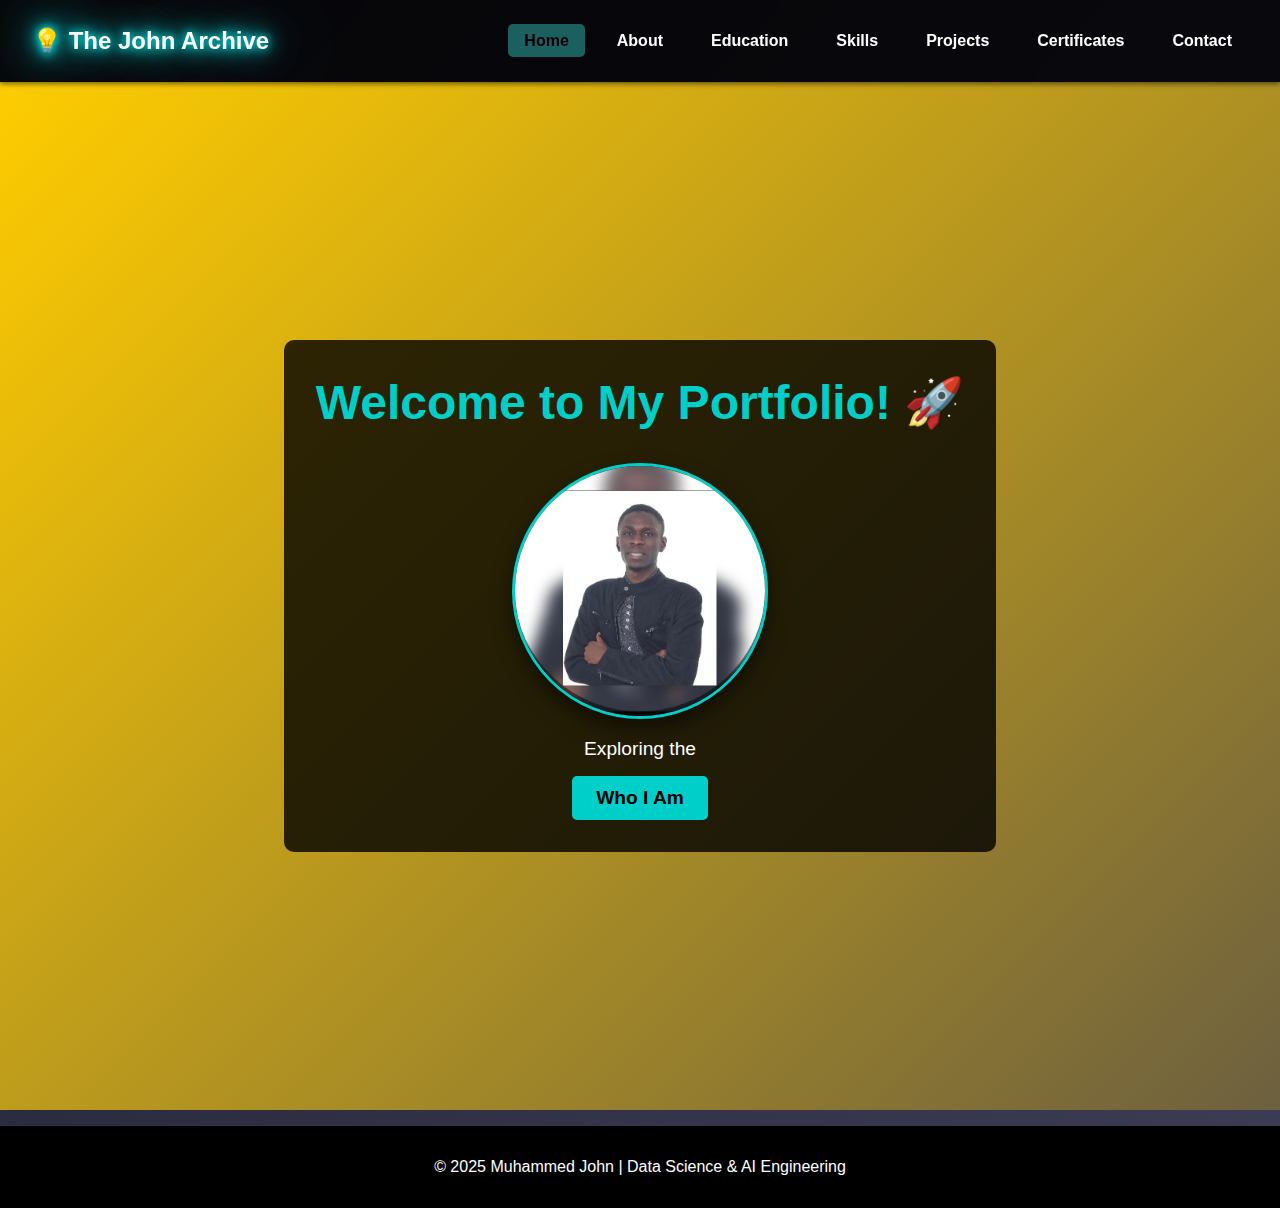
<file: index.html>
<!DOCTYPE html>
<html lang="en">
<head>
    <meta charset="UTF-8">
    <meta name="viewport" content="width=device-width, initial-scale=1.0">
    <title>Portfolio - Muhammed John</title>
    <style>
        /* General Styling */
        body {
            font-family: "Arial", sans-serif;
            margin: 0;
            padding: 0;
            background: linear-gradient(135deg, #1e1e2f, #3c3c54);
            color: #fff;
        }

        /* Navbar */
        header {
            position: sticky;
            top: 0;
            background: rgba(0, 0, 0, 0.8);
            backdrop-filter: blur(10px);
            padding: 1rem 0;
            z-index: 1000;
            box-shadow: 0 2px 5px rgba(0, 0, 0, 0.5);
        }

        .navbar {
            display: flex;
            justify-content: space-between;
            align-items: center;
            padding: 0 2rem;
        }

        .logo {
            font-size: 1.5rem;
            font-weight: bold;
            color: white;
            text-shadow: 0px 0px 10px cyan,
                         0px 0px 20px cyan,
                         0px 0px 40px cyan,
                         0px 0px 80px cyan;
        }

        .nav-links {
            list-style: none;
            display: flex;
            gap: 1rem;
        }

        .nav-links a {
            color: #fff;
            text-decoration: none;
            font-weight: bold;
            padding: 0.5rem 1rem;
            transition: background 0.3s, color 0.3s;
            border-radius: 5px;
        }

        .nav-links a:hover {
            background: #00cec9;
            color: #000;
        }

        .nav-links a.active {
            background: #1b5f5f;
            color: #000;
        }

        /* Sidebar Styles */
        .sidebar {
            position: fixed;
            top: 0;
            left: -200px; /* Start off-screen */
            width: 200px; /* Reduced width */
            height: 100%;
            background: rgba(0, 0, 0, 0.9);
            transition: left 0.3s ease;
            z-index: 1001;
            padding: 2rem 1rem;
            display: none; /* Initially hidden */
        }

        .sidebar.active {
            left: 0;
            display: block; /* Show when active */
        }

        .sidebar a {
            display: block;
            color: #fff;
            text-decoration: none;
            padding: 1rem 0;
            font-weight: bold;
            border-bottom: 1px solid #444;
            transition: background 0.3s;
        }

        .sidebar a:hover {
            background: #00cec9;
            color: #000;
        }

        .hamburger {
            display: none;
            cursor: pointer;
            font-size: 2rem;
            color: #fff;
            z-index: 1002;
        }

        /* Hero Section */
        .hero {
            display: flex;
            justify-content: center;
            align-items: center;
            text-align: center;
            padding: 4rem 2rem;
            background: linear-gradient(-45deg, #1e1e2f, #00cec9, #3c3c54, #ffcc00);
            background-size: 400% 400%;
            animation: gradient-move 15s ease infinite;
            height: 100vh;
        }

        .hero-content {
            background: rgba(0, 0, 0, 0.8);
            padding: 2rem;
            border-radius: 10px;
            animation: fadeIn 2s ease;
            display: flex;
            flex-direction: column;
            align-items: center;
            justify-content: center;
        }

        .profile-pic {
            width: 250px;
            height: 250px;
            border-radius: 50%;
            margin-top: 1rem; 
            border: 3px solid #00cec9;
            box-shadow: 0 10px 20px rgba(0, 0, 0, 0.5);
        }

        h1 {
            font-size: 3rem;
            margin-top: 2px;
            margin-bottom: 1rem;
            color: #00cec9;
        }

        .typewriter {
            font-size: 1.2rem;
            margin-bottom: 1rem;
            color: #fff;
        }

        .cta {
            background: #00cec9;
            color: #000;
            padding: 0.7rem 1.5rem;
            border-radius: 5px;
            text-decoration: none;
            font-weight: bold;
            font-size: 1.2rem;
            transition: background 0.3s, transform 0.3s;
        }

        .cta:hover {
            background: #00b894;
            transform: translateY(-3px);
            box-shadow: 0 4px 10px rgba(0, 0, 0, 0.2);
        }

        /* Footer */
        footer {
            background: #000;
            color: #fff;
            text-align: center;
            padding: 1rem 0;
            margin-top: 1rem;
        }

        /* Animations */
        @keyframes fadeIn {
            from {
                opacity: 0;
                transform: translateY(20px);
            }
            to {
                opacity: 1;
                transform: translateY(0);
            }
        }

        @keyframes gradient-move {
            0% { background-position: 0% 50%; }
            50% { background-position: 100% 50%; }
            100% { background-position: 0% 50%; }
        }

        /* Media Queries for Responsiveness */

        /* For small devices (mobile phones and tablets) */
        @media only screen and (max-width: 1024px) {
            .navbar {
                display: flex;
                justify-content: space-between;
                align-items: center;
            }

            .nav-links {
                display: none;
            }

            .hamburger {
                display: block;
            }

            .logo {
                font-size: 1rem; /* Reduced font size */
            }

            .hero {
                padding: 3rem 1rem;
                height: auto;
                flex-direction: column;
            }

            .profile-pic {
                width: 150px; /* Smaller image */
                height: 150px;
            }

            h1 {
                font-size: 2rem; /* Reduced heading size */
            }

            .cta {
                font-size: 0.9rem; /* Reduced button text size */
                padding: 0.4rem 0.8rem; /* Adjusted padding */
            }

            .typewriter {
                font-size: 1rem; /* Reduced typewriter effect text size */
            }

            .sidebar a {
                width: 100%;
                padding: 0.8rem 1.5rem; /* Adjusted padding */
                text-align: left;
                font-size: 0.9rem; /* Reduced sidebar link size */
            }

            .sidebar a.active {
                background: #1b5f5f;
                color: black;
            }

            footer {
                font-size: 0.9rem; /* Reduced footer font size */
            }
        }

        /* For very small devices (mobile phones) */
        @media only screen and (max-width: 640px) {
            .hero {
                padding: 2rem 1rem; /* Further reduced padding */
            }

            .profile-pic {
                width: 120px; /* Smaller image */
                height: 120px;
            }

            h1 {
                font-size: 1.8rem; /* Smaller heading */
            }

            .cta {
                font-size: 0.8rem; /* Smaller button text */
                padding: 0.3rem 0.7rem; /* Adjusted padding */
            }

            .typewriter {
                font-size: 0.9rem; /* Smaller typewriter text */
            }

            .logo {
                font-size: 0.9rem; /* Further reduced logo font size */
            }

            .sidebar a {
                font-size: 0.8rem; /* Smaller sidebar links */
                padding: 0.6rem 1rem; /* Adjusted padding */
            }

            footer {
                font-size: 0.8rem; /* Smaller footer font size */
            }
        }

    </style>
</head>
<body>
    <header>
        <nav class="navbar">
            <div class="logo">💡 The John Archive</div>
            <div class="hamburger">&#9776;</div>
            <ul class="nav-links">
                <li><a href="index.html" class="active">Home</a></li>
                <li><a href="about.html">About</a></li>
                <li><a href="education.html">Education</a></li>
                <li><a href="skills.html">Skills</a></li>
                <li><a href="projects.html">Projects</a></li>
                <li><a href="certificates.html">Certificates</a></li>
                <li><a href="contact.html">Contact</a></li>
            </ul>
        </nav>
    </header>

    <!-- Sidebar -->
    <div class="sidebar">
        <a href="index.html" class="active">Home</a>
        <a href="about.html">About Me</a>
        <a href="education.html">Education</a>
        <a href="skills.html">Skills</a>
        <a href="projects.html">Projects</a>
        <a href="certificates.html">Certificates</a>
        <a href="contact.html">Contact</a>
    </div>

    <section id="hero" class="hero">
        <div class="hero-content">
            <h1>Welcome to My Portfolio! 🚀</h1>
            <img src="images/profile photo rd.jpg" alt="Muhammed John" class="profile-pic">
            <p class="typewriter"></p>
            <a href="about.html" class="cta">Who I Am</a>
        </div>
    </section>

    <footer>
        <p>© 2025 Muhammed John | Data Science & AI Engineering</p>
    </footer>

    <script>
        document.addEventListener("DOMContentLoaded", () => {
            const text = "Exploring the intersection of Data Science and Artificial Intelligence to drive innovation.";
            const heroText = document.querySelector(".typewriter");
            let index = 0;

            function typeEffect() {
                if (index < text.length) {
                    heroText.textContent += text[index];
                    index++;
                    setTimeout(typeEffect, 50);
                }
            }

            typeEffect();
        });

        // Sidebar toggle functionality for mobile and tablets
        const hamburger = document.querySelector(".hamburger");
        const sidebar = document.querySelector(".sidebar");

        hamburger.addEventListener("click", () => {
            sidebar.classList.toggle("active"); // Toggle visibility
        });
    </script>
</body>
</html>
</file>
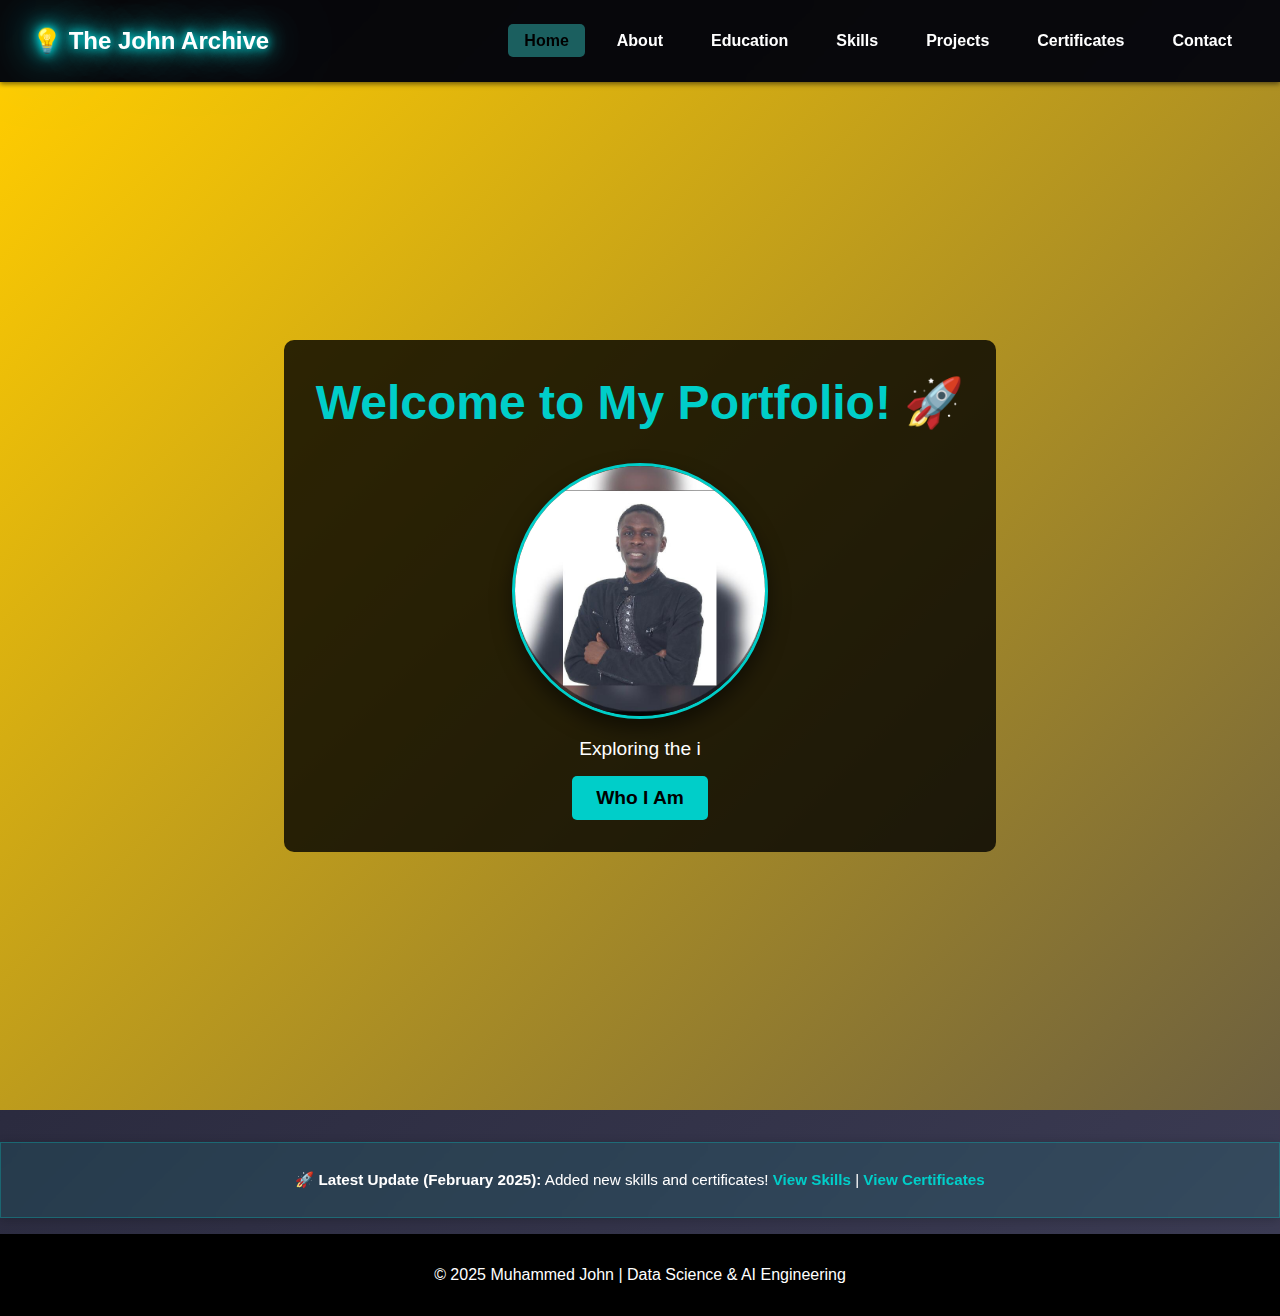
<file: johnsweb/index.html>
<!DOCTYPE html>
<html lang="en">
<head>
    <meta charset="UTF-8">
    <meta name="viewport" content="width=device-width, initial-scale=1.0">
    <title>Portfolio - Muhammed John</title>
    <style>
        /* General Styling */
        body {
            font-family: "Arial", sans-serif;
            margin: 0;
            padding: 0;
            background: linear-gradient(135deg, #1e1e2f, #3c3c54);
            color: #fff;
        }

        /* Navbar */
        header {
            position: sticky;
            top: 0;
            background: rgba(0, 0, 0, 0.8);
            backdrop-filter: blur(10px);
            padding: 1rem 0;
            z-index: 1000;
            box-shadow: 0 2px 5px rgba(0, 0, 0, 0.5);
        }

        .navbar {
            display: flex;
            justify-content: space-between;
            align-items: center;
            padding: 0 2rem;
        }

        .logo {
            font-size: 1.5rem;
            font-weight: bold;
            color: white;
            text-shadow: 0px 0px 10px cyan,
                         0px 0px 20px cyan,
                         0px 0px 40px cyan,
                         0px 0px 80px cyan;
        }

        .nav-links {
            list-style: none;
            display: flex;
            gap: 1rem;
        }

        .nav-links a {
            color: #fff;
            text-decoration: none;
            font-weight: bold;
            padding: 0.5rem 1rem;
            transition: background 0.3s, color 0.3s;
            border-radius: 5px;
        }

        .nav-links a:hover {
            background: #00cec9;
            color: #000;
        }

        .nav-links a.active {
            background: #1b5f5f;
            color: #000;
        }

        /* Sidebar Styles */
        .sidebar {
            position: fixed;
            top: 0;
            left: -200px; /* Start off-screen */
            width: 200px; /* Reduced width */
            height: 100%;
            background: rgba(0, 0, 0, 0.9);
            transition: left 0.3s ease;
            z-index: 1001;
            padding: 2rem 1rem;
            display: none; /* Initially hidden */
        }

        .sidebar.active {
            left: 0;
            display: block; /* Show when active */
        }

        .sidebar a {
            display: block;
            color: #fff;
            text-decoration: none;
            padding: 1rem 0;
            font-weight: bold;
            border-bottom: 1px solid #444;
            transition: background 0.3s;
        }

        .sidebar a:hover {
            background: #00cec9;
            color: #000;
        }

        .hamburger {
            display: none;
            cursor: pointer;
            font-size: 2rem;
            color: #fff;
            z-index: 1002;
        }

        /* Hero Section */
        .hero {
            display: flex;
            justify-content: center;
            align-items: center;
            text-align: center;
            padding: 4rem 2rem;
            background: linear-gradient(-45deg, #1e1e2f, #00cec9, #3c3c54, #ffcc00);
            background-size: 400% 400%;
            animation: gradient-move 15s ease infinite;
            height: 100vh;
        }

        .hero-content {
            background: rgba(0, 0, 0, 0.8);
            padding: 2rem;
            border-radius: 10px;
            animation: fadeIn 2s ease;
            display: flex;
            flex-direction: column;
            align-items: center;
            justify-content: center;
        }

        .profile-pic {
            width: 250px;
            height: 250px;
            border-radius: 50%;
            margin-top: 1rem; 
            border: 3px solid #00cec9;
            box-shadow: 0 10px 20px rgba(0, 0, 0, 0.5);
        }

        h1 {
            font-size: 3rem;
            margin-top: 2px;
            margin-bottom: 1rem;
            color: #00cec9;
        }

        .typewriter {
            font-size: 1.2rem;
            margin-bottom: 1rem;
            color: #fff;
        }

        .cta {
            background: #00cec9;
            color: #000;
            padding: 0.7rem 1.5rem;
            border-radius: 5px;
            text-decoration: none;
            font-weight: bold;
            font-size: 1.2rem;
            transition: background 0.3s, transform 0.3s;
        }

        .cta:hover {
            background: #00b894;
            transform: translateY(-3px);
            box-shadow: 0 4px 10px rgba(0, 0, 0, 0.2);
        }

        /* Footer */
        footer {
            background: #000;
            color: #fff;
            text-align: center;
            padding: 1rem 0;
            margin-top: 1rem;
        }

        /* Animations */
        @keyframes fadeIn {
            from {
                opacity: 0;
                transform: translateY(20px);
            }
            to {
                opacity: 1;
                transform: translateY(0);
            }
        }

        @keyframes gradient-move {
            0% { background-position: 0% 50%; }
            50% { background-position: 100% 50%; }
            100% { background-position: 0% 50%; }
        }

        /* Media Queries for Responsiveness */

        /* For small devices (mobile phones and tablets) */
        @media only screen and (max-width: 1024px) {
            .navbar {
                display: flex;
                justify-content: space-between;
                align-items: center;
            }

            .nav-links {
                display: none;
            }

            .hamburger {
                display: block;
            }

            .logo {
                font-size: 1.35rem; /* Reduced font size */
            }

            .hero {
                padding: 3rem 1rem;
                height: auto;
                flex-direction: column;
            }

            .profile-pic {
                width: 150px; /* Smaller image */
                height: 150px;
            }

            h1 {
                font-size: 2rem; /* Reduced heading size */
            }

            .cta {
                font-size: 0.9rem; /* Reduced button text size */
                padding: 0.5rem 0.9rem; /* Adjusted padding */
            }

            .typewriter {
                font-size: 1rem; /* Reduced typewriter effect text size */
            }

            .sidebar a {
                width: 100%;
                padding: 0.8rem 1.5rem; /* Adjusted padding */
                text-align: left;
                font-size: 0.9rem; /* Reduced sidebar link size */
            }

            .sidebar a.active {
                background: #1b5f5f;
                color: black;
            }

            footer {
                font-size: 0.9rem; /* Reduced footer font size */
            }
        }

        /* For very small devices (mobile phones) */
        @media only screen and (max-width: 640px) {
            .hero {
                padding: 2rem 1rem; /* Further reduced padding */
            }

            .profile-pic {
                width: 120px; /* Smaller image */
                height: 120px;
            }

            h1 {
                font-size: 1.8rem; /* Smaller heading */
            }

            .cta {
                font-size: 0.9rem; /* Smaller button text */
                padding: 0.42rem 0.82rem; /* Adjusted padding */
            }

            .typewriter {
                font-size: 0.9rem; /* Smaller typewriter text */
            }

            .logo {
                font-size: 1.2rem; /* Further reduced logo font size */
            }

            .sidebar a {
                font-size: 0.8rem; /* Smaller sidebar links */
                padding: 0.6rem 1rem; /* Adjusted padding */
            }

            footer {
                font-size: 0.8rem; /* Smaller footer font size */
            }
        }

    /* Latest Update Banner */
.update-banner {
    background: rgba(0, 206, 201, 0.1); /* Light cyan background */
    border: 1px solid rgba(0, 206, 201, 0.3); /* Border color */
    padding: 0.8rem 1.5rem;
    text-align: center;
    font-size: 0.95rem;
    color: #fff;
    margin: 2rem 0 0; /* Add margin to separate from footer */
    backdrop-filter: blur(10px); /* Frosted glass effect */
    box-shadow: 0 2px 10px rgba(0, 0, 0, 0.2);
}

.update-banner a {
    color: #00cec9;
    text-decoration: none;
    font-weight: bold;
    transition: color 0.3s;
}

.update-banner a:hover {
    color: #00b894;
}

/* Responsive Design for Banner */
@media only screen and (max-width: 640px) {
    .update-banner {
        font-size: 0.85rem;
        padding: 0.6rem 1rem;
    }
}
    </style>
</head>
<body>
    <header>
        <nav class="navbar">
            <div class="logo">💡 The John Archive</div>
            <div class="hamburger">&#9776;</div>
            <ul class="nav-links">
                <li><a href="index.html" class="active">Home</a></li>
                <li><a href="about.html">About</a></li>
                <li><a href="education.html">Education</a></li>
                <li><a href="skills.html">Skills</a></li>
                <li><a href="projects.html">Projects</a></li>
                <li><a href="certificates.html">Certificates</a></li>
                <li><a href="contact.html">Contact</a></li>
            </ul>
        </nav>
    </header>

    <!-- Sidebar -->
    <div class="sidebar">
        <a href="index.html" class="active">Home</a>
        <a href="about.html">About Me</a>
        <a href="education.html">Education</a>
        <a href="skills.html">Skills</a>
        <a href="projects.html">Projects</a>
        <a href="certificates.html">Certificates</a>
        <a href="contact.html">Contact</a>
    </div>

    <section id="hero" class="hero">
        <div class="hero-content">
            <h1>Welcome to My Portfolio! 🚀</h1>
            <img src="images/profile photo rd.jpg" alt="Muhammed John" class="profile-pic">
            <p class="typewriter"></p>
            <a href="about.html" class="cta">Who I Am</a>
        </div>
    </section>

    <!-- Latest Update Banner -->
    <div class="update-banner">
        <p>🚀 <strong>Latest Update (February 2025):</strong> Added new skills and certificates! <a href="skills.html">View Skills</a> | <a href="certificates.html">View Certificates</a></p>
    </div>

    <footer>
        <p>© 2025 Muhammed John | Data Science & AI Engineering</p>
    </footer>

    <script>
        document.addEventListener("DOMContentLoaded", () => {
            const text = "Exploring the intersection of Data Science and Artificial Intelligence to drive innovation.";
            const heroText = document.querySelector(".typewriter");
            let index = 0;

            function typeEffect() {
                if (index < text.length) {
                    heroText.textContent += text[index];
                    index++;
                    setTimeout(typeEffect, 50);
                }
            }

            typeEffect();
        });

        // Sidebar toggle functionality for mobile and tablets
        const hamburger = document.querySelector(".hamburger");
        const sidebar = document.querySelector(".sidebar");

        hamburger.addEventListener("click", () => {
            sidebar.classList.toggle("active"); // Toggle visibility
        });

        // Close sidebar when clicking outside
        document.addEventListener("click", (e) => {
            if (!sidebar.contains(e.target) && !hamburger.contains(e.target)) {
                sidebar.classList.remove("active");
            }
        });
    </script>
</body>
</html>
</file>
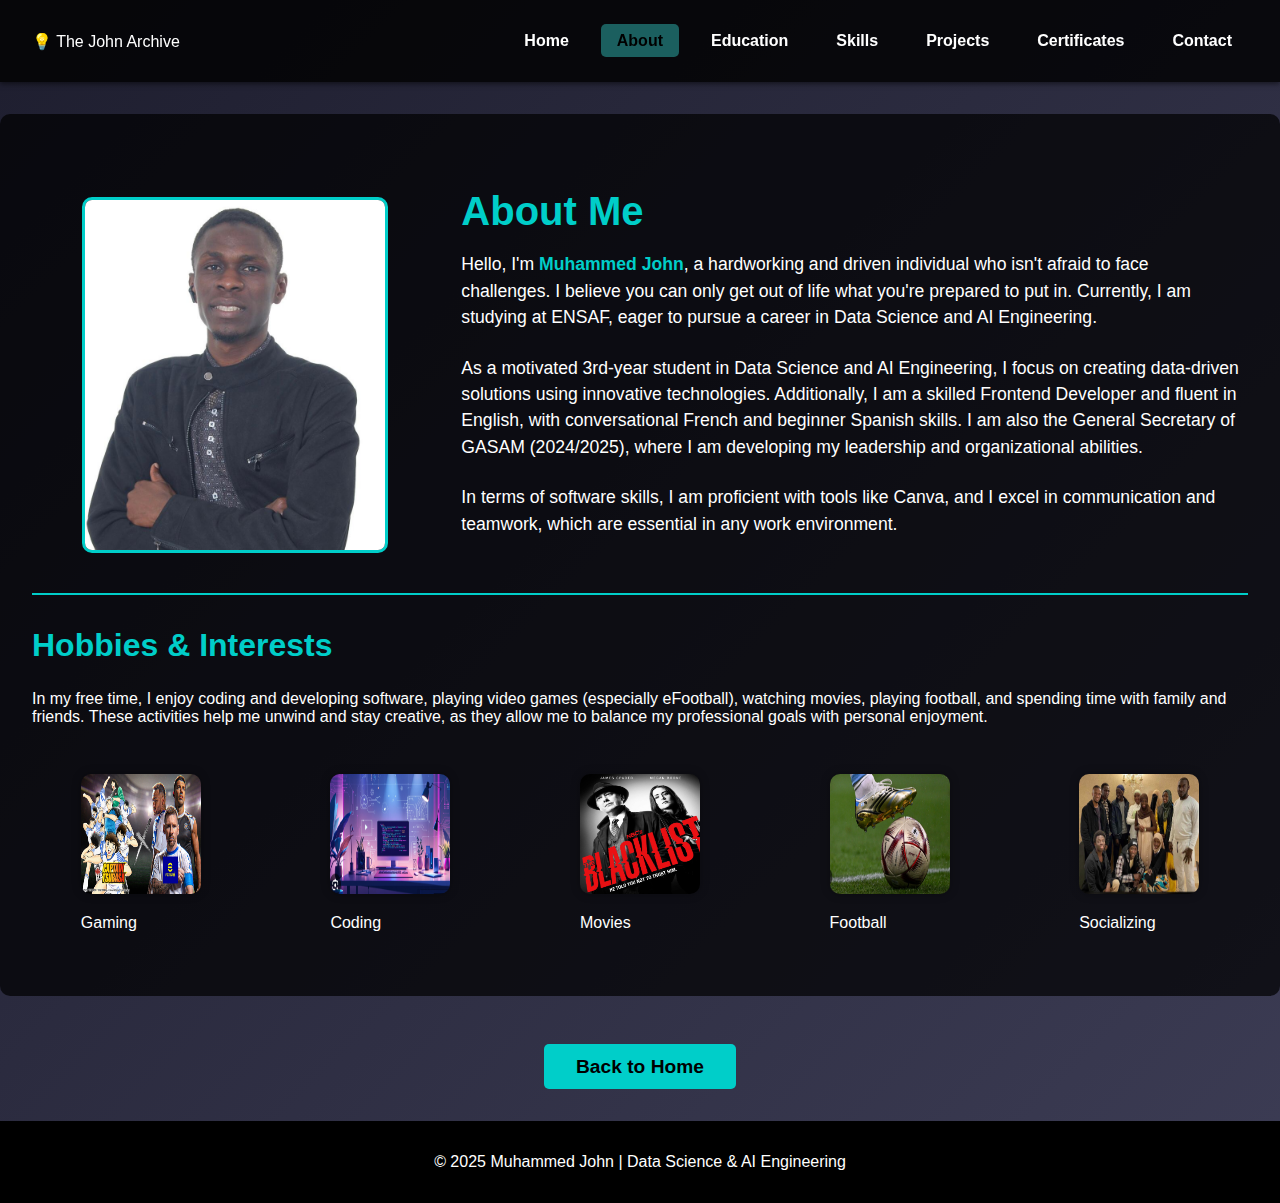
<file: about.html>
<!DOCTYPE html>
<html lang="en">
<head>
    <meta charset="UTF-8">
    <meta name="viewport" content="width=device-width, initial-scale=1.0">
    <title>About - Muhammed John</title>
    <!-- FontAwesome CDN -->
    <link rel="stylesheet" href="https://cdnjs.cloudflare.com/ajax/libs/font-awesome/6.0.0-beta3/css/all.min.css">
    <style>
        /* General Styling */
        body {
            font-family: "Arial", sans-serif;
            margin: 0;
            padding: 0;
            background: linear-gradient(135deg, #1e1e2f, #3c3c54);
            color: #fff;
        }

        /* Navbar */
        .navbar {
            display: flex;
            justify-content: space-between;
            align-items: center;
            padding: 1rem 2rem;
            background: rgba(0, 0, 0, 0.8);
            z-index: 1000;
            position: sticky;
            top: 0;
            box-shadow: 0 2px 5px rgba(0, 0, 0, 0.5);
        }

        .nav-links {
            list-style: none;
            display: flex;
            gap: 1rem;
        }

        .nav-links a {
            color: #fff;
            text-decoration: none;
            font-weight: bold;
            padding: 0.5rem 1rem;
            border-radius: 5px;
            transition: background 0.3s, color 0.3s;
        }

        .nav-links a.active {
            background: #1b5f5f;
            color: black;
        }

        .nav-links a:hover {
            background: #00cec9;
            color: #000;
        }
        
        strong {
            color: #00cec9;
            
        }
        
        /* Sidebar Styles */
        .sidebar {
            position: fixed;
            top: 0;
            left: -200px; /* Start off-screen */
            width: 200px; /* Reduced width */
            height: 100%;
            background: rgba(0, 0, 0, 0.9);
            transition: left 0.3s ease;
            z-index: 1001;
            padding: 2rem 1rem;
            display: none; /* Initially hidden */
        }

        .sidebar.active {
            left: 0;
            display: block; /* Show when active */
        }

        .sidebar a {
            display: block;
            color: #fff;
            text-decoration: none;
            padding: 1rem 0;
            font-weight: bold;
            border-bottom: 1px solid #444;
            transition: background 0.3s;
        }

        .sidebar a:hover {
            background: #00cec9;
            color: #000;
        }

        .hamburger {
            display: none;
            cursor: pointer;
            font-size: 2rem;
            color: #fff;
            z-index: 1002;
        }

        /* About Section */
        .about-section {
            background: rgba(0, 0, 0, 0.7);
            padding: 3rem 2rem;
            margin-top: 2rem;
            border-radius: 10px;
            color: #fff;
            animation: fadeInUp 1s ease-out;
        }

        .about-content-container {
            display: flex;
            align-items: center;
            justify-content: space-between;
            max-width: 1200px;
            margin: 0 auto;
            flex-wrap: wrap;
        }

        .profile-container {
            flex: 1;
            text-align: center;
            margin-right: 2rem;
            margin-top: 2rem;
        }

        .profile-pic {
            width: 300px;
            height: 350px;
            object-fit: cover;
            border: 3px solid #00cec9;
            border-radius: 10px;
        }

        .about-text {
            flex: 2;
            text-align: left;
        }

        .about-text h1 {
            font-size: 2.5rem;
            color: #00cec9;
            margin-bottom: 1rem;
        }

        .about-text p {
            font-size: 1.1rem;
            line-height: 1.5;
            margin-bottom: 1.5rem;
        }

        .separator-line {
            margin-top: 2rem;
            border-top: 2px solid #00cec9;
            width: 100%;
        }

        h2 {
            font-size: 2rem;
            margin-top: 2rem;
            color: #00cec9;
        }

        /* Hobby Images */
        .hobby-images {
            display: flex;
            justify-content: space-around;
            margin-top: 3rem;
            flex-wrap: wrap;
            gap: 2rem;
        }

        .hobby-images img {
            width: 120px;
            height: 120px;
            border-radius: 10px;
            box-shadow: 0 0 10px rgba(0, 0, 0, 0.3);
            transition: transform 0.3s ease, box-shadow 0.3s ease;
        }

        /* Zoom Effect on Hover */
        .hobby-images img:hover {
            transform: scale(1.2);
            box-shadow: 0 0 15px rgba(0, 0, 0, 0.6);
        }

        /* Hobby Labels - position below the images */
        .hobby-labels {
            display: flex;
            justify-content: space-around;
            margin-top: 1rem;
            font-size: 1rem;
            color: #fff;
            flex-wrap: wrap;
            gap: 1rem;
        }

        .hobby-labels div {
            text-align: center;
        }

        /* Back to Home Button */
        .back-home-container {
            display: flex;
            justify-content: center;
            margin-top: 3rem;
        }

        .back-home-btn {
            background: #00cec9;
            color: #000;
            padding: 0.7rem 2rem;
            border-radius: 5px;
            text-decoration: none;
            font-weight: bold;
            font-size: 1.2rem;
            transition: background 0.3s;
        }

        .back-home-btn:hover {
            background: #00b894;
        }

        @keyframes fadeInUp {
            from {
                opacity: 0;
                transform: translateY(20px);
            }
            to {
                opacity: 1;
                transform: translateY(0);
            }
        }

        footer {
            background: #000;
            color: #fff;
            text-align: center;
            padding: 1rem 0;
            margin-top: 2rem;
        }

        /* Responsive Design for Mobile and Tablet */
        @media (max-width: 1024px) {
            .navbar {
                display: flex;
                justify-content: space-between;
                align-items: center;
            }

            .nav-links {
                display: none;
            }

            .hamburger {
                display: block;
            }

            .sidebar a {
                width: 100%;
                padding: 1rem 2rem;
                text-align: left;
            }

            .sidebar  a.active {
                background: #1b5f5f;
                color: black;
            }

            .about-content-container {
                flex-direction: column;
                align-items: center;
            }

            .profile-container {
                margin-right: 0;
            }

            .about-text {
                text-align: center;
                margin-top: 2rem;
            }

            .profile-pic {
                width: 250px;
                height: 250px;
                object-fit: contain;
            }

            .hob {
                text-align: center;
            }

            .hobby-images {
                justify-content: center;
            }

            .hobby-images img {
                width: 100px;
                height: 100px;
            }

            .hobby-labels {
                justify-content: center;
                gap: 2rem;
            }

            .back-home-btn {
                padding: 0.7rem 1.5rem;
            }
        }

        @media (max-width: 480px) {
            .about-text h1 {
                font-size: 2rem;
            }

            .about-text p {
                font-size: 1rem;
            }

            .separator-line {
                margin-top: 1rem;
            }

            .hobby-images img {
                width: 80px;
                height: 80px;
            }

            .hobby-labels div {
                font-size: 0.9rem;
            }

            .back-home-btn {
                font-size: 1rem;
                padding: 0.7rem 1rem;
            }
        }
    </style>
    <style>
        /* Media query for tablets and smaller devices */
        @media (max-width: 1024px) {
            body {
                font-size: 14px; /* Adjust overall font size */
            }
    
            .navbar {
                padding: 0.5rem 1rem;
            }
    
            .profile-pic {
                width: 200px;
                height: 200px;
            }
    
            .about-text h1 {
                font-size: 1.8rem;
            }
    
            .about-text p {
                font-size: 0.9rem;
            }
    
            h2 {
                font-size: 1.5rem;
            }
    
            .hobby-labels div {
                font-size: 0.85rem;
            }

            .logo {
                font-size: 0.8rem; /* Reduced font size */
            }
        
            .sidebar a {
                width: 100%;
                padding: 0.8rem 1.5rem; /* Adjusted padding */
                text-align: left;
                font-size: 0.9rem; /* Reduced sidebar link size */
            }

            .sidebar a.active {
                background: #1b5f5f;
                color: black;
            }

            footer {
                font-size: 0.9rem; /* Reduced footer font size */
            }

            .back-home-btn {
                font-size: 1.1rem; /* Reduced button text size */
                padding: 0.55rem 1rem; /* Adjusted padding */
            }
        }
    
        /* Media query for phones */
        @media (max-width: 640px) {
            body {
                font-size: 12px; /* Further adjust font size */
            }
    
            .navbar {
                padding: 0.5rem 0.5rem;
            }
    
            .profile-pic {
                width: 150px;
                height: 150px;
            }
    
            .about-text h1 {
                font-size: 1.5rem;
            }
    
            .about-text p {
                font-size: 0.8rem;
            }
    
            h2 {
                font-size: 1.2rem;
            }
    
            .hobby-images img {
                width: 70px;
                height: 70px;
            }
    
            .hobby-labels div {
                font-size: 0.75rem;
            }

            .logo {
                font-size: 0.8rem; /* Further reduced logo font size */
            }
        
            .sidebar a {
                font-size: 0.8rem; /* Smaller sidebar links */
                padding: 0.6rem 1rem; /* Adjusted padding */
            }
    
            .back-home-btn {
                font-size: 0.9rem; /* Smaller button font size */
                padding: 0.6rem 1rem; /* Adjusted padding */
            }
        
            footer {
                font-size: 0.8rem; /* Smaller footer font size */
            }
            
        }
    </style>
    
</head>
<body>
    <header>
        <nav class="navbar">
            <div class="logo">💡 The John Archive</div>
            <div class="hamburger">&#9776;</div>
            <ul class="nav-links">
                <li><a href="index.html">Home</a></li>
                <li><a href="about.html" class="active">About</a></li>
                <li><a href="education.html">Education</a></li>
                <li><a href="skills.html">Skills</a></li>
                <li><a href="projects.html">Projects</a></li>
                <li><a href="certificates.html">Certificates</a></li>
                <li><a href="contact.html">Contact</a></li>
            </ul>
        </nav>
    </header>

    <!-- Sidebar -->
    <div class="sidebar">
        <a href="index.html">Home</a>
        <a href="about.html" class="active">About Me</a>
        <a href="education.html">Education</a>
        <a href="skills.html">Skills</a>
        <a href="projects.html" >Projects</a>
        <a href="certificates.html">Certificates</a>
        <a href="contact.html">Contact</a>
    </div>


    <section id="about" class="about-section">
        <div class="section-content">
            <div class="about-content-container">
                <div class="profile-container">
                    <img src="images/profile pic.jpg" alt="Muhammed John" class="profile-pic">
                </div>

                <div class="about-text">
                    <h1>About Me</h1>
                    <p>Hello, I'm <strong>Muhammed John</strong>, a hardworking and driven individual who isn't afraid to face challenges. I believe you can only get out of life what you're prepared to put in. Currently, I am studying at ENSAF, eager to pursue a career in Data Science and AI Engineering.</p>
                    <p>As a motivated 3rd-year student in Data Science and AI Engineering, I focus on creating data-driven solutions using innovative technologies. Additionally, I am a skilled Frontend Developer and fluent in English, with conversational French and beginner Spanish skills. I am also the General Secretary of GASAM (2024/2025), where I am developing my leadership and organizational abilities.</p>
                    <p>In terms of software skills, I am proficient with tools like Canva, and I excel in communication and teamwork, which are essential in any work environment.</p>
                </div>
            </div>
        </div>

        <div class="separator-line"></div>

        <h2 class="hob">Hobbies & Interests</h2>
        <p class="hob">In my free time, I enjoy coding and developing software, playing video games (especially eFootball), watching movies, playing football, and spending time with family and friends. These activities help me unwind and stay creative, as they allow me to balance my professional goals with personal enjoyment.</p>

        <div class="hobby-images">
            <div>
                <img src="images/efootball.png" alt="Gaming">
                <p>Gaming</p>
            </div>
            <div>
                <img src="images/coding.png" alt="Coding">
                <p>Coding</p>
            </div>
            <div>
                <img src="images/movie.png" alt="Movies">
                <p>Movies</p>
            </div>
            <div>
                <img src="images/football.png" alt="Football">
                <p>Football</p>
            </div>
            <div>
                <img src="images/family.jpg" alt="Family & Friends">
                <p>Socializing</p>
            </div>
        </div>
    </section>

    <div class="back-home-container">
        <a href="index.html" class="cta back-home-btn">Back to Home</a>
    </div>

    <footer>
        <p>© 2025 Muhammed John | Data Science & AI Engineering</p>
    </footer>
    <script>
        // Sidebar toggle functionality for mobile and tablets
        const hamburger = document.querySelector(".hamburger");
        const sidebar = document.querySelector(".sidebar");

        hamburger.addEventListener("click", () => {
            sidebar.classList.toggle("active");
        });
    </script>
</body>
</html>
</file>
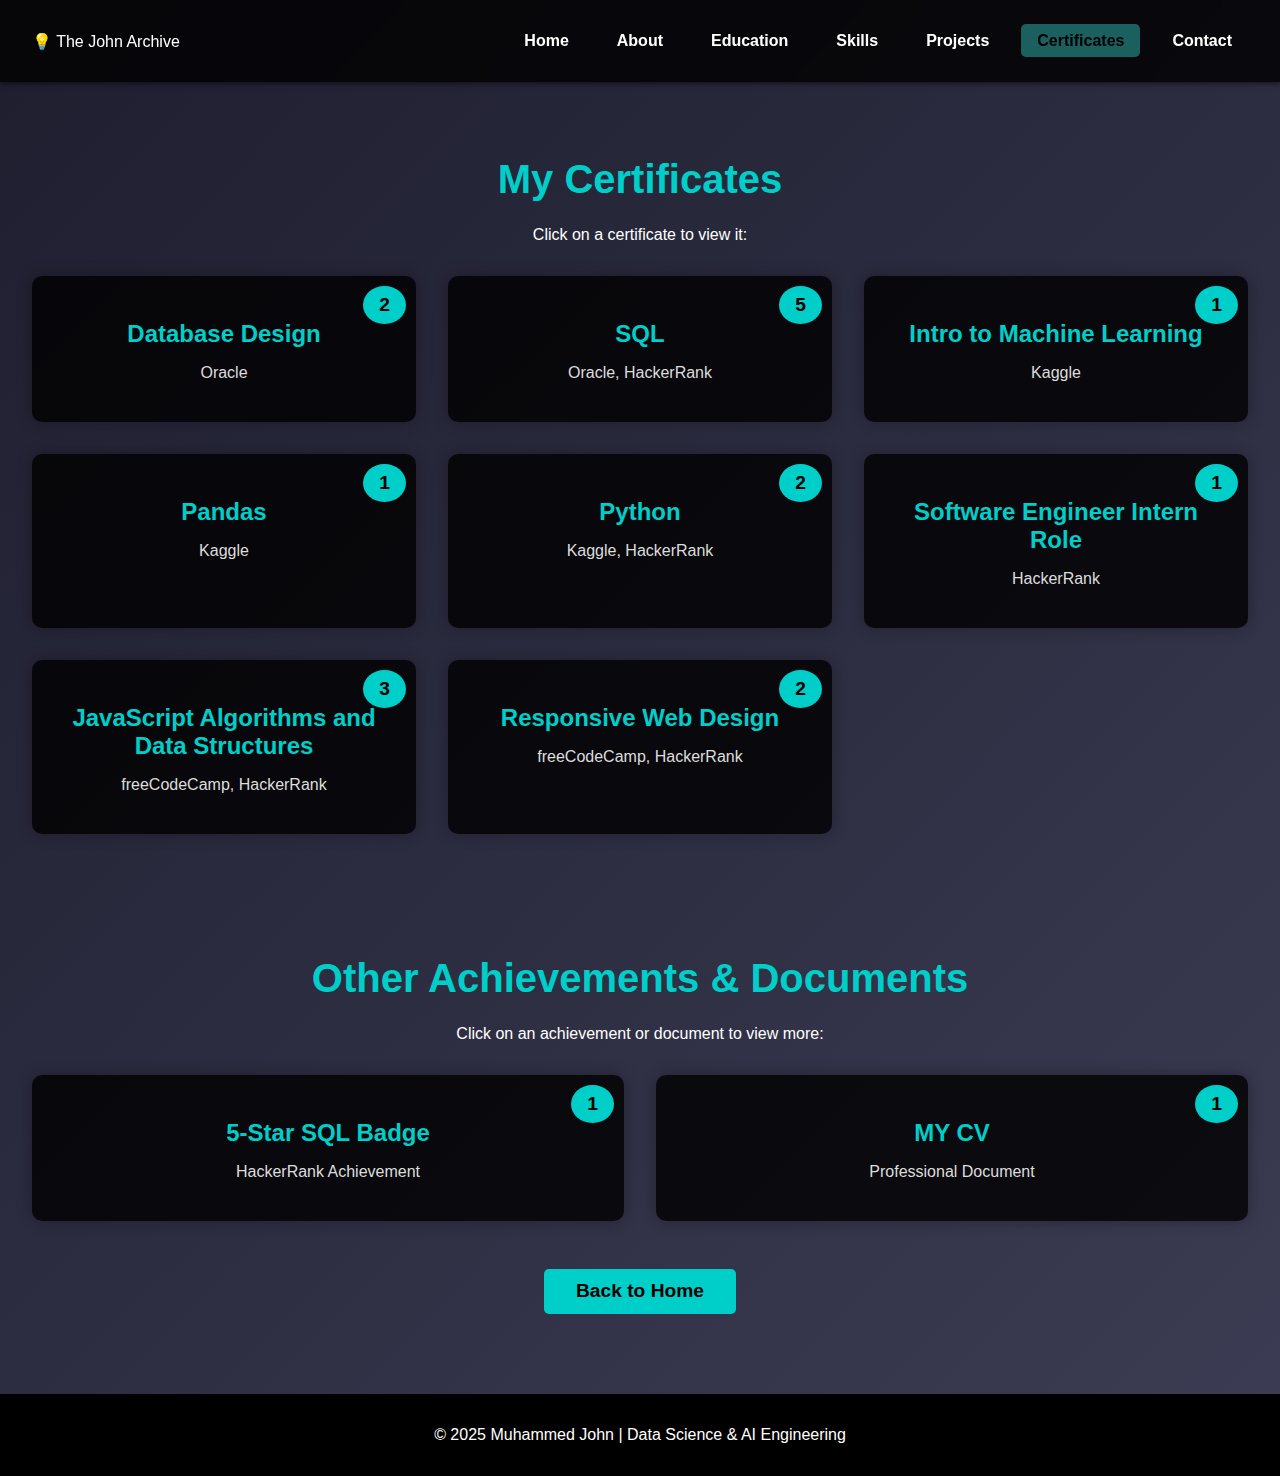
<file: certificates.html>
<!DOCTYPE html>
<html lang="en">
<head>
    <meta charset="UTF-8">
    <meta name="viewport" content="width=device-width, initial-scale=1.0">
    <title>Certificates - Muhammed John</title>
    <link rel="stylesheet" href="https://cdnjs.cloudflare.com/ajax/libs/font-awesome/6.0.0-beta3/css/all.min.css">
    <style>
        body {
            font-family: "Arial", sans-serif;
            margin: 0;
            padding: 0;
            background: linear-gradient(135deg, #1e1e2f, #3c3c54);
            color: #fff;
        }

        /* Navbar */
        header {
            position: sticky;
            top: 0;
            background: rgba(0, 0, 0, 0.8);
            backdrop-filter: blur(10px);
            padding: 1rem 0;
            z-index: 1000;
            box-shadow: 0 2px 5px rgba(0, 0, 0, 0.5);
        }

        .navbar {
            display: flex;
            justify-content: space-between;
            align-items: center;
            padding: 0 2rem;
        }

        .nav-links {
            list-style: none;
            display: flex;
            gap: 1rem;
        }

        .nav-links a {
            color: #fff;
            text-decoration: none;
            font-weight: bold;
            padding: 0.5rem 1rem;
            transition: background 0.3s, color 0.3s;
            border-radius: 5px;
        }

        .nav-links a.active {
            background: #1b5f5f;
            color: black;
        }

        .nav-links a:hover {
            background: #00cec9;
            color: #000;
        }

        /* Sidebar Styles */
        .sidebar {
            position: fixed;
            top: 0;
            left: -200px; /* Start off-screen */
            width: 200px; /* Reduced width */
            height: 100%;
            background: rgba(0, 0, 0, 0.9);
            transition: left 0.3s ease;
            z-index: 1001;
            padding: 2rem 1rem;
            display: none; /* Initially hidden */
        }

        .sidebar.active {
            left: 0;
            display: block; /* Show when active */
        }

        .sidebar a {
            display: block;
            color: #fff;
            text-decoration: none;
            padding: 1rem 0;
            font-weight: bold;
            border-bottom: 1px solid #444;
            transition: background 0.3s;
        }

        .sidebar a:hover {
            background: #00cec9;
            color: #000;
        }

        .hamburger {
            display: none;
            cursor: pointer;
            font-size: 2rem;
            color: #fff;
            z-index: 1002;
        }


        .certificate-section,
        .achievement-section {
            padding: 3rem 2rem;
            text-align: center;
        }

        .certificate-section h1,
        .achievement-section h1 {
            font-size: 2.5rem;
            margin-bottom: 1.5rem;
            color: #00cec9;
        }

        .certificate-grid,
        .achievement-grid {
            display: grid;
            grid-template-columns: repeat(auto-fit, minmax(300px, 1fr));
            gap: 2rem;
            margin-top: 2rem;
        }

        .certificate-card,
        .achievement-card {
            background: rgba(0, 0, 0, 0.8);
            padding: 1.5rem;
            border-radius: 10px;
            box-shadow: 0 0 15px rgba(0, 0, 0, 0.3);
            transition: transform 0.3s, box-shadow 0.3s;
            cursor: pointer;
            position: relative;
        }

        .certificate-card:hover,
        .achievement-card:hover {
            transform: translateY(-5px);
            box-shadow: 0 0 25px rgba(0, 0, 0, 0.5);
        }

        .certificate-card h2,
        .achievement-card h2 {
            font-size: 1.5rem;
            margin-bottom: 0.5rem;
            color: #00cec9;
        }

        .certificate-card p,
        .achievement-card p {
            font-size: 1rem;
            color: #ddd;
        }

        /* Count Badge */
        .count-badge {
            position: absolute;
            top: 10px;
            right: 10px;
            background: #00cec9;
            color: #000;
            border-radius: 50%;
            padding: 0.5rem 1rem;
            font-size: 1.2rem;
            font-weight: bold;
            animation: pop-in 0.5s ease;
        }

        /* Tooltip Styling */
        .count-badge:hover::after {
            content: attr(title);
            position: absolute;
            top: -30px;
            right: 50%;
            transform: translateX(50%);
            background: rgba(0, 0, 0, 0.8);
            color: #fff;
            padding: 5px 10px;
            border-radius: 5px;
            font-size: 0.9rem;
            white-space: nowrap;
            opacity: 0;
            animation: tooltip-fade-in 0.3s forwards;
        }

        /* Back to Home Button */
        .back-home-container {
            display: flex;
            justify-content: center;
            margin-top: 3rem;
        }

        .back-home-btn {
            background: #00cec9;
            color: #000;
            padding: 0.7rem 2rem;
            border-radius: 5px;
            text-decoration: none;
            font-weight: bold;
            font-size: 1.2rem;
            transition: background 0.3s;
        }

        .back-home-btn:hover {
            background: #00b894;
        }

        @keyframes tooltip-fade-in {
            0% {
                opacity: 0;
                top: -40px;
            }
            100% {
                opacity: 1;
                top: -30px;
            }
        }

        @keyframes pop-in {
            0% {
                transform: scale(0);
                opacity: 0;
            }
            100% {
                transform: scale(1);
                opacity: 1;
            }
        }

        /* Modal Styling */
        .modal {
            display: none;
            position: fixed;
            top: 0;
            left: 0;
            width: 100%;
            height: 100%;
            background: rgba(0, 0, 0, 0.8);
            justify-content: center;
            align-items: center;
            z-index: 1000;
        }

        .modal-content {
            background: #fff;
            padding: 1rem;
            border-radius: 10px;
            text-align: center;
            max-width: 80%;
            max-height: 90%;
            overflow: auto;
            box-shadow: 0 0 15px rgba(0, 0, 0, 0.5);
        }

        .modal img {
            opacity: 0;
            transform: scale(0.8);
            transition: opacity 0.5s ease, transform 0.5s ease;
            max-width: 500px;
            margin-bottom: 10px;
        }

        .modal img.show {
            opacity: 1;
            transform: scale(1);
        }

        .modal img + img {
            margin-top: 10px;
        }

        .modal-close {
            background: #e74c3c;
            color: #fff;
            padding: 0.5rem 1rem;
            border: none;
            border-radius: 5px;
            font-size: 1rem;
            margin-top: 1rem;
            cursor: pointer;
            transition: background 0.3s;
        }

        .modal-close:hover {
            background: #c0392b;
        }

        footer {
            background: #000;
            color: #fff;
            text-align: center;
            padding: 1rem 0;
            margin-top: 2rem;
        }

        @media only screen and (max-width: 1024px) {
            .navbar {
                display: flex;
                justify-content: space-between;
                align-items: center;
            }

            .nav-links {
                display: none;
            }

            .hamburger {
                display: block;
            }

            .logo {
                font-size: 0.8rem; /* Reduced font size */
            }
        
            .sidebar a {
                width: 100%;
                padding: 0.8rem 1.5rem; /* Adjusted padding */
                text-align: left;
                font-size: 0.9rem; /* Reduced sidebar link size */
            }

            .sidebar a.active {
                background: #1b5f5f;
                color: black;
            }

            /* Reduce font sizes for smaller screens */
            .certificate-section h1,
            .achievement-section h1 {
                font-size: 1.8rem; /* Adjusted from 2.5rem */
            }

            .certificate-card h2,
            .achievement-card h2 {
                font-size: 1.2rem; /* Adjusted from 1.5rem */
            }

            .certificate-card p,
            .achievement-card p {
                font-size: 0.9rem; /* Adjusted from 1rem */
            }

            .back-home-btn {
                font-size: 1rem; /* Adjusted from 1.2rem */
            }

            .count-badge {
                font-size: 1rem; /* Adjusted from 1.2rem */
            }

            /* Footer */
            footer {
                font-size: 0.9rem; /* Reduced footer text size */
            }

            .back-home-btn {
                font-size: 1.1rem; /* Reduced button text size */
                padding: 0.55rem 1rem; /* Adjusted padding */
            }

        }

    </style>
    <style>
        /* Existing styles above... */
    
        @media only screen and (max-width: 640px) {
            /* Adjust font sizes for mobile screens */
            .certificate-section h1,
            .achievement-section h1 {
                font-size: 1.4rem; /* Adjusted from 2.5rem */
            }
    
            .certificate-card h2,
            .achievement-card h2 {
                font-size: 1.1rem; /* Adjusted from 1.5rem */
            }
    
            .certificate-card p,
            .achievement-card p {
                font-size: 0.8rem; /* Adjusted from 1rem */
            }
    
            .back-home-btn {
                font-size: 0.9rem; /* Smaller button font size */
                padding: 0.6rem 1rem; /* Adjusted padding */
            }
    
            .count-badge {
                font-size: 0.9rem; /* Adjusted from 1.2rem */
            }

            /* Navbar */
            .logo {
                font-size: 0.8rem; /* Further reduced logo font size */
            }
        
            .sidebar a {
                font-size: 0.8rem; /* Smaller sidebar links */
                padding: 0.6rem 1rem; /* Adjusted padding */
            }

            /* Footer */
            footer {
                font-size: 0.8rem; /* Smaller footer text size */
            }
        }
    </style>
    
</head>
<body>
    <header>
        <nav class="navbar">
            <div class="logo">💡 The John Archive</div>
            <div class="hamburger">&#9776;</div>
            <ul class="nav-links">
                <li><a href="index.html">Home</a></li>
                <li><a href="about.html">About</a></li>
                <li><a href="education.html">Education</a></li>
                <li><a href="skills.html">Skills</a></li>
                <li><a href="projects.html">Projects</a></li>
                <li><a href="certificates.html" class="active">Certificates</a></li>
                <li><a href="contact.html">Contact</a></li>
            </ul>
        </nav>
    </header>

    <!-- Sidebar -->
    <div class="sidebar">
        <a href="index.html">Home</a>
        <a href="about.html">About Me</a>
        <a href="education.html">Education</a>
        <a href="skills.html">Skills</a>
        <a href="projects.html">Projects</a>
        <a href="certificates.html" class="active">Certificates</a>
        <a href="contact.html">Contact</a>
    </div>

    <section class="certificate-section">
        <h1>My Certificates</h1>
        <p>Click on a certificate to view it:</p>
        <div class="certificate-grid">
            <div class="certificate-card" data-certificate="certificates/Oracle Certs/DD CC.png, certificates/Oracle Certs/DD EC.png">
                <span class="count-badge" title="Number of certificates in this category">2</span>
                <h2>Database Design</h2>
                <p>Oracle</p>
            </div>
            <div class="certificate-card" data-certificate="certificates/Oracle Certs/SQL CC.png, certificates/Oracle Certs/SQL EC.png, certificates/HackerRank Certs/sql_advanced.png, certificates/HackerRank Certs/sql_inter.png, certificates/HackerRank Certs/sql_basic.png">
                <span class="count-badge" title="Number of certificates in this category">5</span>
                <h2>SQL</h2>
                <p>Oracle, HackerRank</p>
            </div>
            <div class="certificate-card" data-certificate="certificates/kaggle/Muhammed John - Intro to Machine Learning.png">
                <span class="count-badge" title="Number of certificates in this category">1</span>
                <h2>Intro to Machine Learning</h2>
                <p>Kaggle</p>
            </div>
            <div class="certificate-card" data-certificate="certificates/kaggle/Muhammed John - Pandas.png">
                <span class="count-badge" title="Number of certificates in this category">1</span>
                <h2>Pandas</h2>
                <p>Kaggle</p>
            </div>
            <div class="certificate-card" data-certificate="certificates/kaggle/Muhammed John - Python.png, certificates/HackerRank Certs/python_basic.png">
                <span class="count-badge" title="Number of certificates in this category">2</span>
                <h2>Python</h2>
                <p>Kaggle, HackerRank</p>
            </div>
            <div class="certificate-card" data-certificate="certificates/HackerRank Certs/sw.png">
                <span class="count-badge" title="Number of certificates in this category">1</span>
                <h2>Software Engineer Intern Role</h2>
                <p>HackerRank</p>
            </div>
            <div class="certificate-card" data-certificate="certificates/freeCodeCamp Certs/freeCodeCamp JavaScript Certificate.png, certificates/HackerRank Certs/JS inter.png, certificates/HackerRank Certs/JS basic.png">
                <span class="count-badge" title="Number of certificates in this category">3</span>
                <h2>JavaScript Algorithms and Data Structures</h2>
                <p>freeCodeCamp, HackerRank</p>
            </div>
            <div class="certificate-card" data-certificate="certificates/freeCodeCamp Certs/freeCodeCamp Responsive Design Certificate.png, certificates/HackerRank Certs/CSS basic.png">
                <span class="count-badge" title="Number of certificates in this category">2</span>
                <h2>Responsive Web Design</h2>
                <p>freeCodeCamp, HackerRank</p>
            </div>
        </div>
    </section>

    <!-- Achievements & Documents Section -->
    <section class="achievement-section">
        <h1>Other Achievements & Documents</h1>
        <p>Click on an achievement or document to view more:</p>
        <div class="achievement-grid">
            <div class="achievement-card" data-document="sql-5-star.pdf">
                <span class="count-badge" title="Number of achievement(s)/document(s) in this category">1</span>
                <h2>5-Star SQL Badge</h2>
                <p>HackerRank Achievement</p>
            </div>
            <div class="achievement-card" data-document="CV.pdf">
                <span class="count-badge" title="Number of achievement(s)/document(s) in this category">1</span>
                <h2>MY CV</h2>
                <p>Professional Document</p>
            </div> 
        </div>

        <div class="back-home-container">
            <a href="index.html" class="back-home-btn">Back to Home</a>
        </div>

    </section>

    <!-- Modal -->
    <div class="modal" id="certificate-modal">
        <div class="modal-content">
            <div id="modal-images-container"></div>
            <button class="modal-close">Close</button>
        </div>
    </div>

    <footer>
        <p>© 2025 Muhammed John | Data Science & AI Engineering</p>
    </footer>
    

    <script>
        const modal = document.getElementById('certificate-modal');
        const modalImagesContainer = document.getElementById('modal-images-container');
        const closeModalButton = document.querySelector('.modal-close');

        document.querySelectorAll('.certificate-card').forEach(card => {
            card.addEventListener('click', () => {
                const certificateSrc = card.getAttribute('data-certificate');
                const srcArray = certificateSrc.split(',');

                modalImagesContainer.innerHTML = '';

                srcArray.forEach(src => {
                    const img = document.createElement('img');
                    img.src = src.trim();
                    img.alt = "Certificate Image";

                    setTimeout(() => {
                        img.classList.add('show');
                    }, 50);

                    modalImagesContainer.appendChild(img);
                });

                modal.style.display = 'flex';
            });
        });

        document.querySelectorAll('.achievement-card').forEach(card => {
            card.addEventListener('click', () => {
                const documentSrc = card.getAttribute('data-document');
                
                // Create an iframe for PDF or other document viewing
                const iframe = document.createElement('iframe');
                iframe.src = documentSrc;
                iframe.style.width = '100%';
                iframe.style.height = '80vh';
                iframe.frameBorder = '0';
                
                modalImagesContainer.innerHTML = '';
                modalImagesContainer.appendChild(iframe);

                modal.style.display = 'flex';
            });
        });

        closeModalButton.addEventListener('click', () => {
            modal.style.display = 'none';
            const images = modal.querySelectorAll('img');
            images.forEach(img => img.classList.remove('show'));
        });

        modal.addEventListener('click', (e) => {
            if (e.target === modal) {
                modal.style.display = 'none';
                const images = modal.querySelectorAll('img');
                images.forEach(img => img.classList.remove('show'));
            }
        });

        // Sidebar toggle functionality for mobile and tablets
        const hamburger = document.querySelector(".hamburger");
        const sidebar = document.querySelector(".sidebar");

        hamburger.addEventListener("click", () => {
            sidebar.classList.toggle("active");
        });
    </script>
</body>
</html>
</file>
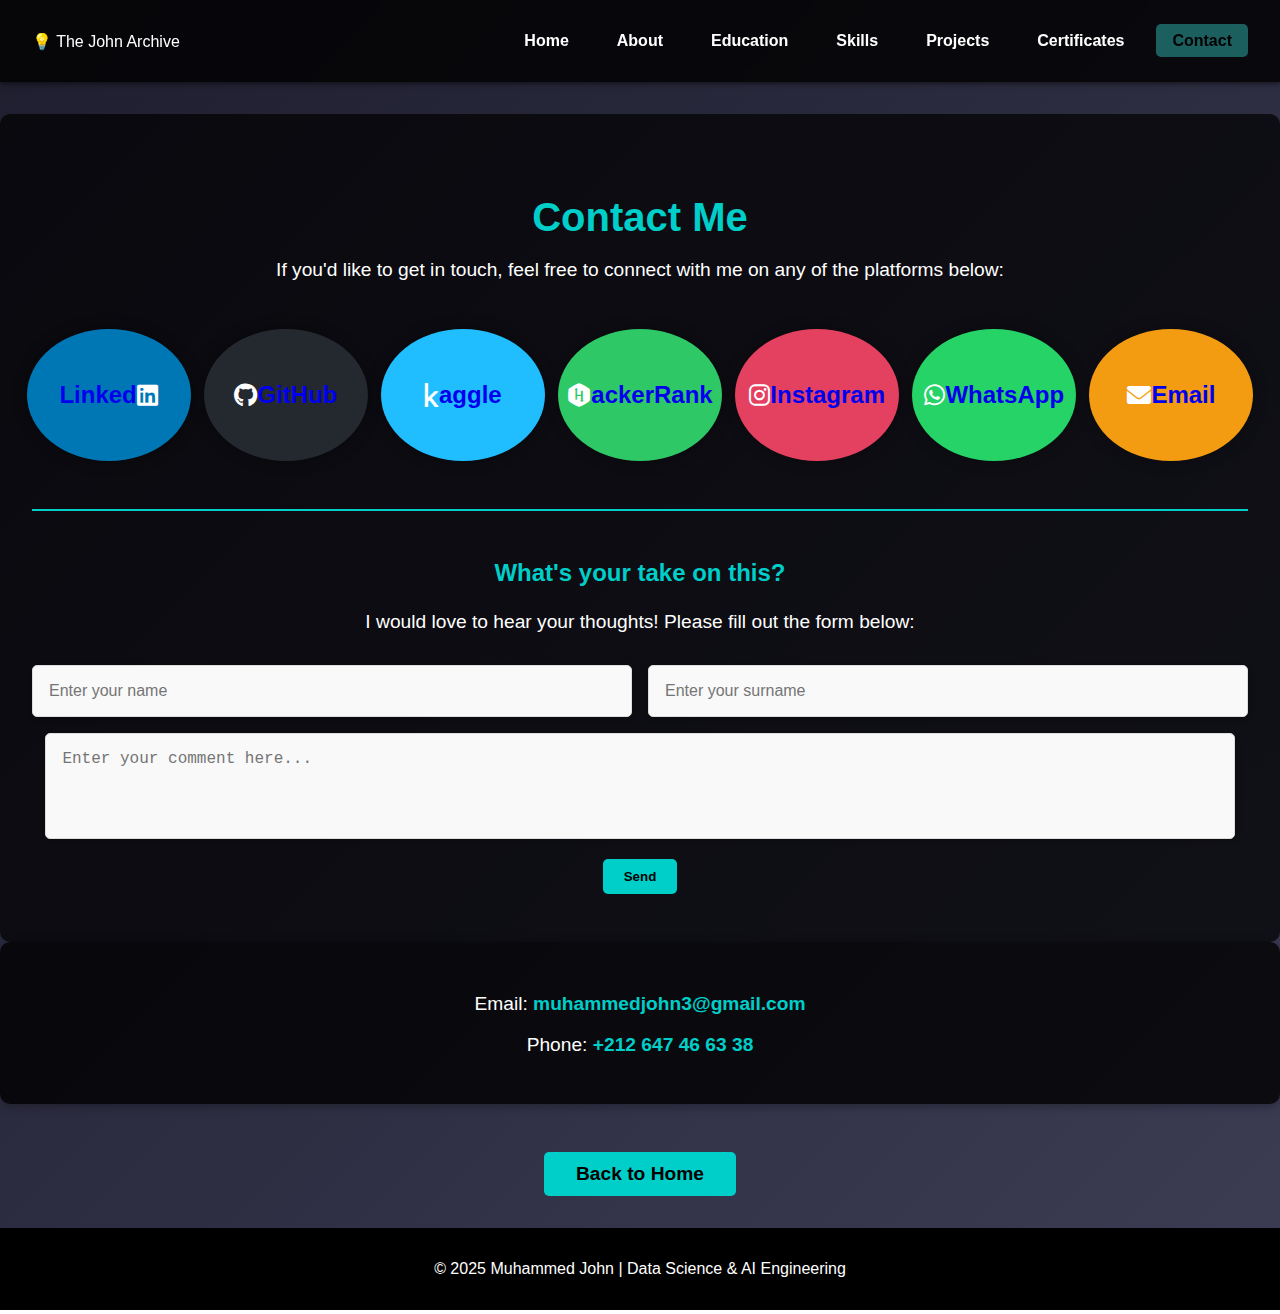
<file: contact.html>
<!DOCTYPE html>
<html lang="en">
<head>
    <meta charset="UTF-8">
    <meta name="viewport" content="width=device-width, initial-scale=1.0">
    <title>Contact - Muhammed John</title>
    <link rel="stylesheet" href="https://cdnjs.cloudflare.com/ajax/libs/font-awesome/6.0.0-beta3/css/all.min.css">
    <style>
        /* General Styling */
        body {
            font-family: "Arial", sans-serif;
            margin: 0;
            padding: 0;
            background: linear-gradient(135deg, #1e1e2f, #3c3c54);
            color: #fff;
        }

        /* Navbar */
        header {
            position: sticky;
            top: 0;
            background: rgba(0, 0, 0, 0.8);
            backdrop-filter: blur(10px);
            padding: 1rem 0;
            z-index: 1000;
            box-shadow: 0 2px 5px rgba(0, 0, 0, 0.5);
        }

        .navbar {
            display: flex;
            justify-content: space-between;
            align-items: center;
            padding: 0 2rem;
        }

        .nav-links {
            list-style: none;
            display: flex;
            gap: 1rem;
        }

        .nav-links a {
            color: #fff;
            text-decoration: none;
            font-weight: bold;
            padding: 0.5rem 1rem;
            transition: background 0.3s, color 0.3s;
            border-radius: 5px;
        }

        .nav-links a.active {
            background: #1b5f5f;
            color: black;
        }

        .nav-links a:hover {
            background: #00cec9;
            color: #000;
        }

        /* Sidebar Styles */
        .sidebar {
            position: fixed;
            top: 0;
            left: -200px; /* Start off-screen */
            width: 200px; /* Reduced width */
            height: 100%;
            background: rgba(0, 0, 0, 0.9);
            transition: left 0.3s ease;
            z-index: 1001;
            padding: 2rem 1rem;
            display: none; /* Initially hidden */
        }

        .sidebar.active {
            left: 0;
            display: block; /* Show when active */
        }

        .sidebar a {
            display: block;
            color: #fff;
            text-decoration: none;
            padding: 1rem 0;
            font-weight: bold;
            border-bottom: 1px solid #444;
            transition: background 0.3s;
        }

        .sidebar a:hover {
            background: #00cec9;
            color: #000;
        }

        .hamburger {
            display: none;
            cursor: pointer;
            font-size: 2rem;
            color: #fff;
            z-index: 1002;
        }

        /* Contact Section Styling */
        .contact-section {
            background: rgba(0, 0, 0, 0.7);
            padding: 3rem 2rem;
            margin-top: 2rem;
            border-radius: 10px;
            text-align: center;
            color: #fff;
        }

        .contact-section h2 {
            font-size: 2.5rem;
            margin-bottom: 1rem;
            color: #00cec9;
        }

        .contact-section p {
            font-size: 1.2rem;
            margin-bottom: 2rem;
        }

        .social-links {
            display: grid;
            grid-template-columns: repeat(auto-fill, minmax(150px, 1fr));
            gap: 1.5rem;
            justify-items: center;
            margin-top: 3rem;
        }

        .social-link {
            padding: 1rem 2rem;
            border-radius: 50%;
            text-decoration: none;
            font-weight: bold;
            font-size: 1.5rem;
            display: flex;
            align-items: center;
            justify-content: center;
            width: 100px;
            height: 100px;
            transition: transform 0.3s ease, background 0.3s ease;
            box-shadow: 0 0 15px rgba(0, 0, 0, 0.3);
        }

        .social-link.linkedin { background-color: #0077b5; }
        .social-link.github { background-color: #24292f; }
        .social-link.kaggle { background-color: #20beff; }
        .social-link.instagram { background-color: #e4405f; }
        .social-link.whatsapp { background-color: #25d366; }
        .social-link.email { background-color: #f39c12; }
        .social-link.hackerrank { background-color: #2EC866; }

        .social-link i {
            font-size: 1.5rem;
            color: #fff;
        }

        .social-link:hover {
            transform: scale(1.1);
            box-shadow: 0 0 20px rgba(0, 0, 0, 0.5);
        }

        hr {
            border: 0;
            height: 2px;
            background: #00cec9;
            margin: 3rem 0;
        }

        h3 {
            color:  #00cec9;
            font-size: x-large;
            font-weight: bold;
        }

        form {
            margin-top: 2rem;
        }

        input, textarea {
            padding: 1rem;
            border-radius: 5px;
            border: 1px solid #ddd;
            font-size: 1rem;
            margin-bottom: 1rem;
            background: #f9f9f9;
            color: #333;
            box-shadow: 2px 2px 5px rgba(0, 0, 0, 0.2);
        }

        .name-surname-container {
            display: flex;
            gap: 1rem;
            justify-content: center;
        }

        input.inline {
            width: 48%;
        }

        textarea {
            width: 95%;
            resize: none;
        }

        .back-home-btn {
            background: #00cec9;
            color: #000;
            padding: 0.7rem 1.5rem;
            border-radius: 5px;
            font-weight: bold;
            border: none;
            transition: background 0.3s;
            cursor: pointer;
        }

        button.cta {
            background: #00cec9;
            color: #000;
            padding: 0.6rem 1.3rem;
            border-radius: 5px;
            font-weight: bold;
            border: none;
            transition: background 0.3s;
            cursor: pointer;
        }

        button.cta:hover, .back-home-btn:hover {
            background: #00b894;
        }

        #msg {
            background-color: greenyellow;
            padding: 0.4rem;
            border-radius: 5px;
            color: #000;
            font-weight: bold;
            margin-top: 1rem;
            display: none;
        }
        


        /* Contact Details Styling */
        .contact-details {
            background: rgba(0, 0, 0, 0.8);
            padding: 2rem;
            border-radius: 10px;
            text-align: center;
            margin-bottom: 2rem;
            color: #fff;
            box-shadow: 0 2px 10px rgba(0, 0, 0, 0.3);
        }

        .contact-details p {
            font-size: 1.2rem;
            margin-bottom: 1rem;
        }

        .contact-details a {
            color: #00cec9;
            text-decoration: none;
            font-weight: bold;
            transition: color 0.3s;
        }

        .contact-details a:hover {
            color: #00b894;
        }


        .back-home-container {
            display: flex;
            justify-content: center;
            margin-top: 3rem;
        }

        .back-home-btn {
            background: #00cec9;
            color: #000;
            padding: 0.7rem 2rem;
            border-radius: 5px;
            text-decoration: none;
            font-weight: bold;
            font-size: 1.2rem;
            transition: background 0.3s;
        }

        .back-home-btn:hover {
            background: #00b894;
        }

        footer {
            background: #000;
            color: #fff;
            text-align: center;
            padding: 1rem 0;
            margin-top: 2rem;
        }

        @media only screen and (max-width: 1024px) {
            /* Navbar */
            .navbar {
                padding: 0.8rem 1.5rem; /* Adjusted padding */
            }

            .nav-links {
                display: none;
            }

            .hamburger {
                display: block;
            }

            .logo {
                font-size: 0.8rem; /* Reduced font size */
            }

            .sidebar a {
                width: 100%;
                padding: 0.8rem 1.5rem; /* Adjusted padding */
                text-align: left;
                font-size: 0.9rem; /* Reduced sidebar link size */
            }

            .sidebar a.active {
                background: #1b5f5f;
                color: black;
            }

            footer {
                font-size: 0.9rem; /* Reduced footer font size */
            }

            .social-link {
                width: 80px;
                height: 65px;
                padding: 0.7rem 1.7rem;
            }

            /* Reduce font sizes for smaller screens */
            .contact-section h2 {
                font-size: 1.8rem;
            }

            .contact-section p {
                font-size: 1rem;
            }

            .social-link {
                font-size: 1.2rem;
                padding: 0.8rem 1.5rem;
            }

            .social-link i {
                font-size: 1.2rem;
            }

            h3 {
                font-size: 1.5rem;
            }

            input, textarea {
                font-size: 0.9rem;
            }


            .contact-details p {
                font-size: 1rem;
            }
            .comment-form .cta {
                font-size: 0.9rem; 
                padding: 0.4rem 0.8rem; 
            }

            .back-home-btn {
                font-size: 1.1rem; /* Reduced button text size */
                padding: 0.55rem 1rem; /* Adjusted padding */
            }

            button.cta {
                padding: 0.4rem 1.2rem;
            }

            #msg {
                font-size: 0.7rem;
            }

        }

        /* For very small devices (mobile phones) */
        @media only screen and (max-width: 640px) {
            /* Navbar */
            .logo {
                font-size: 0.8rem; /* Further reduced logo font size */
            }

            .sidebar a {
                font-size: 0.8rem; /* Smaller sidebar links */
                padding: 0.6rem 1rem; /* Adjusted padding */
            }


            .social-link {
                width: 70px;
                height: 45px;
                padding: 0.5rem 1.4rem;
            }

            .contact-section h2 {
                font-size: 1.6rem;
            }

            .contact-section p {
                font-size: 0.9rem;
            }

            .social-link {
                font-size: 1rem;
                padding: 0.7rem 1.3rem;
            }

            .social-link i {
                font-size: 1.rem;
            }

            h3 {
                font-size: 1.3rem;
            }

            .name-surname-container {
                display: block;
            }

            input.inline {
                width: 95%;
            }

            input, textarea {
                font-size: 0.8rem;
            }


            .back-home-btn {
                font-size: 0.9rem; /* Smaller button font size */
                padding: 0.6rem 1rem; /* Adjusted padding */
            }

            .contact-details p {
                font-size: 0.9rem;
            }
            

            .logo {
                font-size: 0.9rem; /* Further reduced logo font size */
            }

            .sidebar a {
                font-size: 0.8rem; /* Smaller sidebar links */
                padding: 0.6rem 1rem; /* Adjusted padding */
            }

            footer {
                font-size: 0.8rem; /* Smaller footer font size */
            }
        }
    </style>
</head>
<body>
    <header>
        <nav class="navbar">
            <div class="logo">💡 The John Archive</div>
            <div class="hamburger">&#9776;</div>
            <ul class="nav-links">
                <li><a href="index.html">Home</a></li>
                <li><a href="about.html">About</a></li>
                <li><a href="education.html">Education</a></li>
                <li><a href="skills.html">Skills</a></li>
                <li><a href="projects.html">Projects</a></li>
                <li><a href="certificates.html">Certificates</a></li>
                <li><a href="contact.html" class="active">Contact</a></li>
            </ul>
        </nav>
    </header>

    <!-- Sidebar -->
    <div class="sidebar">
        <a href="index.html">Home</a>
        <a href="about.html">About Me</a>
        <a href="education.html">Education</a>
        <a href="skills.html">Skills</a>
        <a href="projects.html">Projects</a>
        <a href="certificates.html">Certificates</a>
        <a href="contact.html" class="active">Contact</a>
    </div>

    <section id="contact" class="contact-section">
        <div class="section-content">
            <h2>Contact Me</h2>
            <p>If you'd like to get in touch, feel free to connect with me on any of the platforms below:</p>

            <div class="social-links">
                <a href="https://www.linkedin.com/in/Maha-Jr" target="_blank" class="social-link linkedin">Linked <i class="fab fa-linkedin"></i></a>
                <a href="https://github.com/Maha-Jr10" target="_blank" class="social-link github"><i class="fab fa-github"></i> GitHub</a>
                <a href="https://www.kaggle.com/muhammedjohn" target="_blank" class="social-link kaggle"><i class="fab fa-kaggle"></i> aggle</a>
                <a href="https://www.hackerrank.com/Muhammedjohn3" target="_blank" class="social-link hackerrank"><i class="fab fa-hackerrank"></i> ackerRank</a>
                <a href="https://www.instagram.com/_maha_jr_" target="_blank" class="social-link instagram"><i class="fab fa-instagram"></i> Instagram</a>
                <a href="https://wa.me/+212647466338" target="_blank" class="social-link whatsapp"><i class="fab fa-whatsapp"></i> WhatsApp</a>
                <a href="mailto:muhammedjohnappleid@gmail.com" class="social-link email"><i class="fas fa-envelope"></i> Email</a>
            </div>

            <hr>

            <h3>What's your take on this?</h3>
            <p>I would love to hear your thoughts! Please fill out the form below:</p>

            <form name="submit-to-google-sheet" id="comment-form">
                <div class="name-surname-container">
                    <input type="text" id="name" name="name" class="inline" placeholder="Enter your name" required>
                    <input type="text" id="surname" name="surname" class="inline" placeholder="Enter your surname" required>
                </div>
                <textarea id="comment" name="comment" rows="4" placeholder="Enter your comment here..." required></textarea>
                <button type="submit" class="cta">Send</button>
            </form>            

            <div id="msg"></div>
            
        </div>
    </section>

    <section class="contact-details">
        <p>Email: <a href="mailto:muhammedjohn3@gmail.com">muhammedjohn3@gmail.com</a></p>
        <p>Phone: <a href="tel:+212647466338">+212 647 46 63 38</a></p>
    </section>
      
    <div class="back-home-container">
        <a href="index.html" class="back-home-btn">Back to Home</a>
    </div>

    <footer>
        <p>© 2025 Muhammed John | Data Science & AI Engineering</p>
    </footer>

    <script>
        const scriptURL = 'https://script.google.com/macros/s/AKfycbzylcp9uKSP6C_bBPWNQdLysi4ONM_E6JmCs9K37k4M79QpkgMktucTgoTWUIgrIdg6/exec'; // Replace with your actual Google Apps Script URL
        const form = document.forms['submit-to-google-sheet'];
        const msg = document.getElementById("msg");

        form.addEventListener('submit', e => {
            e.preventDefault();
            msg.style.display = "inline-block";
            msg.innerHTML = "Sending...";
        
            fetch(scriptURL, { method: 'POST', body: new FormData(form) })
                .then(response => {
                    if (response.ok) {
                        msg.innerHTML = "Message sent successfully!";
                        setTimeout(function(){
                            msg.innerHTML = "";
                            msg.style.display = "none";
                        }, 5000);
                        form.reset();
                    } else {
                        throw new Error(`HTTP error! status: ${response.status}`);
                    }
                })
                .catch(error => {
                    console.error('Error!', error.message);
                    msg.innerHTML = `Error: ${error.message}`;
                    setTimeout(function(){
                        msg.innerHTML = "";
                        msg.style.display = "none";
                    }, 4000);
                });
        });
        

        // Sidebar toggle functionality for mobile and tablets
        const hamburger = document.querySelector(".hamburger");
        const sidebar = document.querySelector(".sidebar");

        hamburger.addEventListener("click", () => {
            sidebar.classList.toggle("active");
        });

        // Close sidebar when clicking outside
        document.addEventListener("click", (e) => {
            if (!sidebar.contains(e.target) && !hamburger.contains(e.target)) {
                sidebar.classList.remove("active");
            }
        });
    </script>
</body>
</html>
</file>
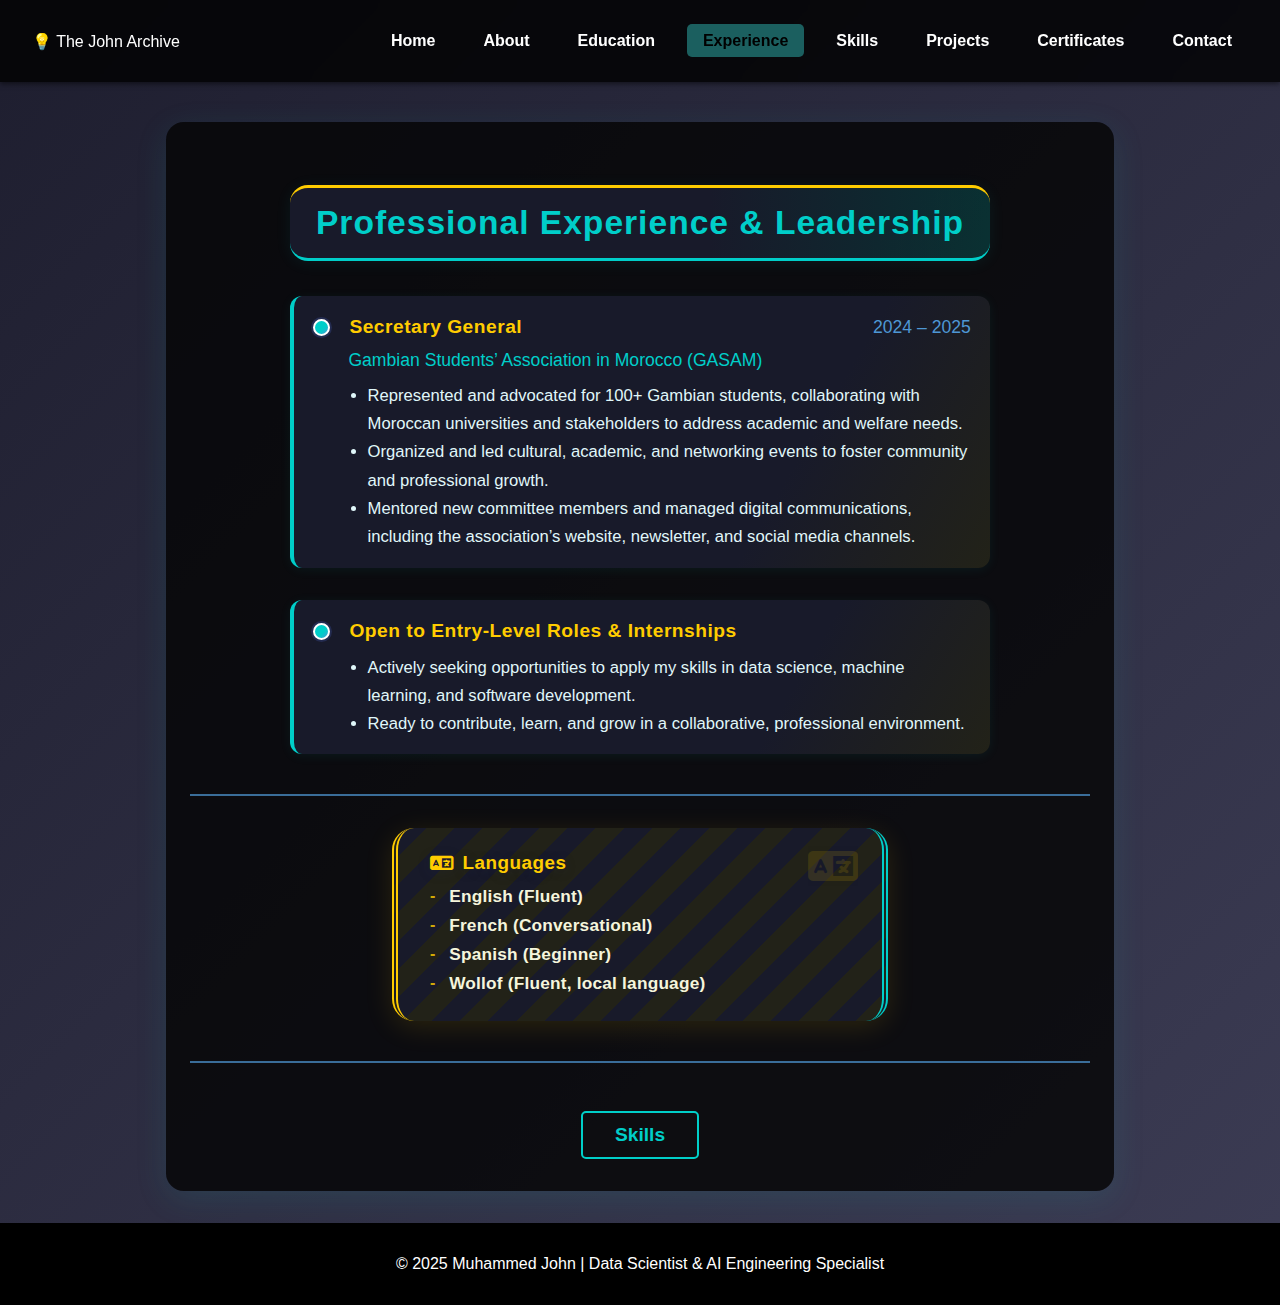
<file: experience.html>
<!DOCTYPE html>
<html lang="en">
<head>
    <meta charset="UTF-8">
    <meta name="viewport" content="width=device-width, initial-scale=1.0">
    <title>Experience - Muhammed John</title>
    <link rel="stylesheet" href="shared.css" />
    <link rel="stylesheet" href="experience.css"/>
    <!-- FontAwesome CDN -->
    <link rel="stylesheet" href="https://cdnjs.cloudflare.com/ajax/libs/font-awesome/6.0.0-beta3/css/all.min.css">
</head>
<body>
    <header>
        <nav class="navbar">
            <div class="logo">💡 The John Archive</div>
            <div class="hamburger">&#9776;</div>
            <ul class="nav-links">
                <li><a href="index.html">Home</a></li>
                <li><a href="about.html">About</a></li>
                <li><a href="education.html">Education</a></li>
                <li><a href="experience.html" class="active">Experience</a></li>
                <li><a href="skills.html">Skills</a></li>
                <li><a href="projects.html">Projects</a></li>
                <li><a href="certificates.html">Certificates</a></li>
                <li><a href="contact.html">Contact</a></li>
            </ul>
        </nav>
    </header>
    <div class="sidebar">
        <a href="index.html">Home</a>
        <a href="about.html">About</a>
        <a href="education.html">Education</a>
        <a href="experience.html" class="active">Experience</a>
        <a href="skills.html">Skills</a>
        <a href="projects.html">Projects</a>
        <a href="certificates.html">Certificates</a>
        <a href="contact.html">Contact</a>
    </div>
    <section class="experience-section">
        <div class="experience-content-container">
            <h1>Professional Experience &amp; Leadership</h1>
            <div class="experience-card">
                <div class="experience-title">
                    <span class="dot"></span>
                    <strong class="exp-title">Secretary General</strong>
                    <span class="exp-date">2024 – 2025</span>
                    <span class="exp-org">Gambian Students’ Association in Morocco (GASAM)</span>
                </div>
                <ul class="experience-details">
                    <li>Represented and advocated for 100+ Gambian students, collaborating with Moroccan universities and stakeholders to address academic and welfare needs.</li>
                    <li>Organized and led cultural, academic, and networking events to foster community and professional growth.</li>
                    <li>Mentored new committee members and managed digital communications, including the association’s website, newsletter, and social media channels.</li>
                </ul>
            </div>
            <div class="experience-card">
                <div class="experience-title">
                    <span class="dot"></span>
                    <strong>Open to Entry-Level Roles &amp; Internships</strong>
                </div>
                <ul class="experience-details">
                    <li>Actively seeking opportunities to apply my skills in data science, machine learning, and software development.</li>
                    <li>Ready to contribute, learn, and grow in a collaborative, professional environment.</li>
                </ul>
            </div>
        </div>
        <div class="separator-line"></div>
        <div class="languages-card">
            <h2><i class="fas fa-language"></i> Languages</h2>
            <ul class="languages-list">
                <li><strong>English</strong> (Fluent)</li>
                <li><strong>French</strong> (Conversational)</li>
                <li><strong>Spanish</strong> (Beginner)</li>
                <li><strong>Wollof</strong> (Fluent, local language)</li>
            </ul>
        </div>
        <div class="separator-line"></div>
        <div class="next-page-container">
            <a href="skills.html" class="next-page-btn">Skills</a>
        </div>
    </section>
    <footer>
        <p>© 2025 Muhammed John | Data Scientist &amp; AI Engineering Specialist</p>
    </footer>
    <script src="shared.js"></script>
</body>
</html>
</file>
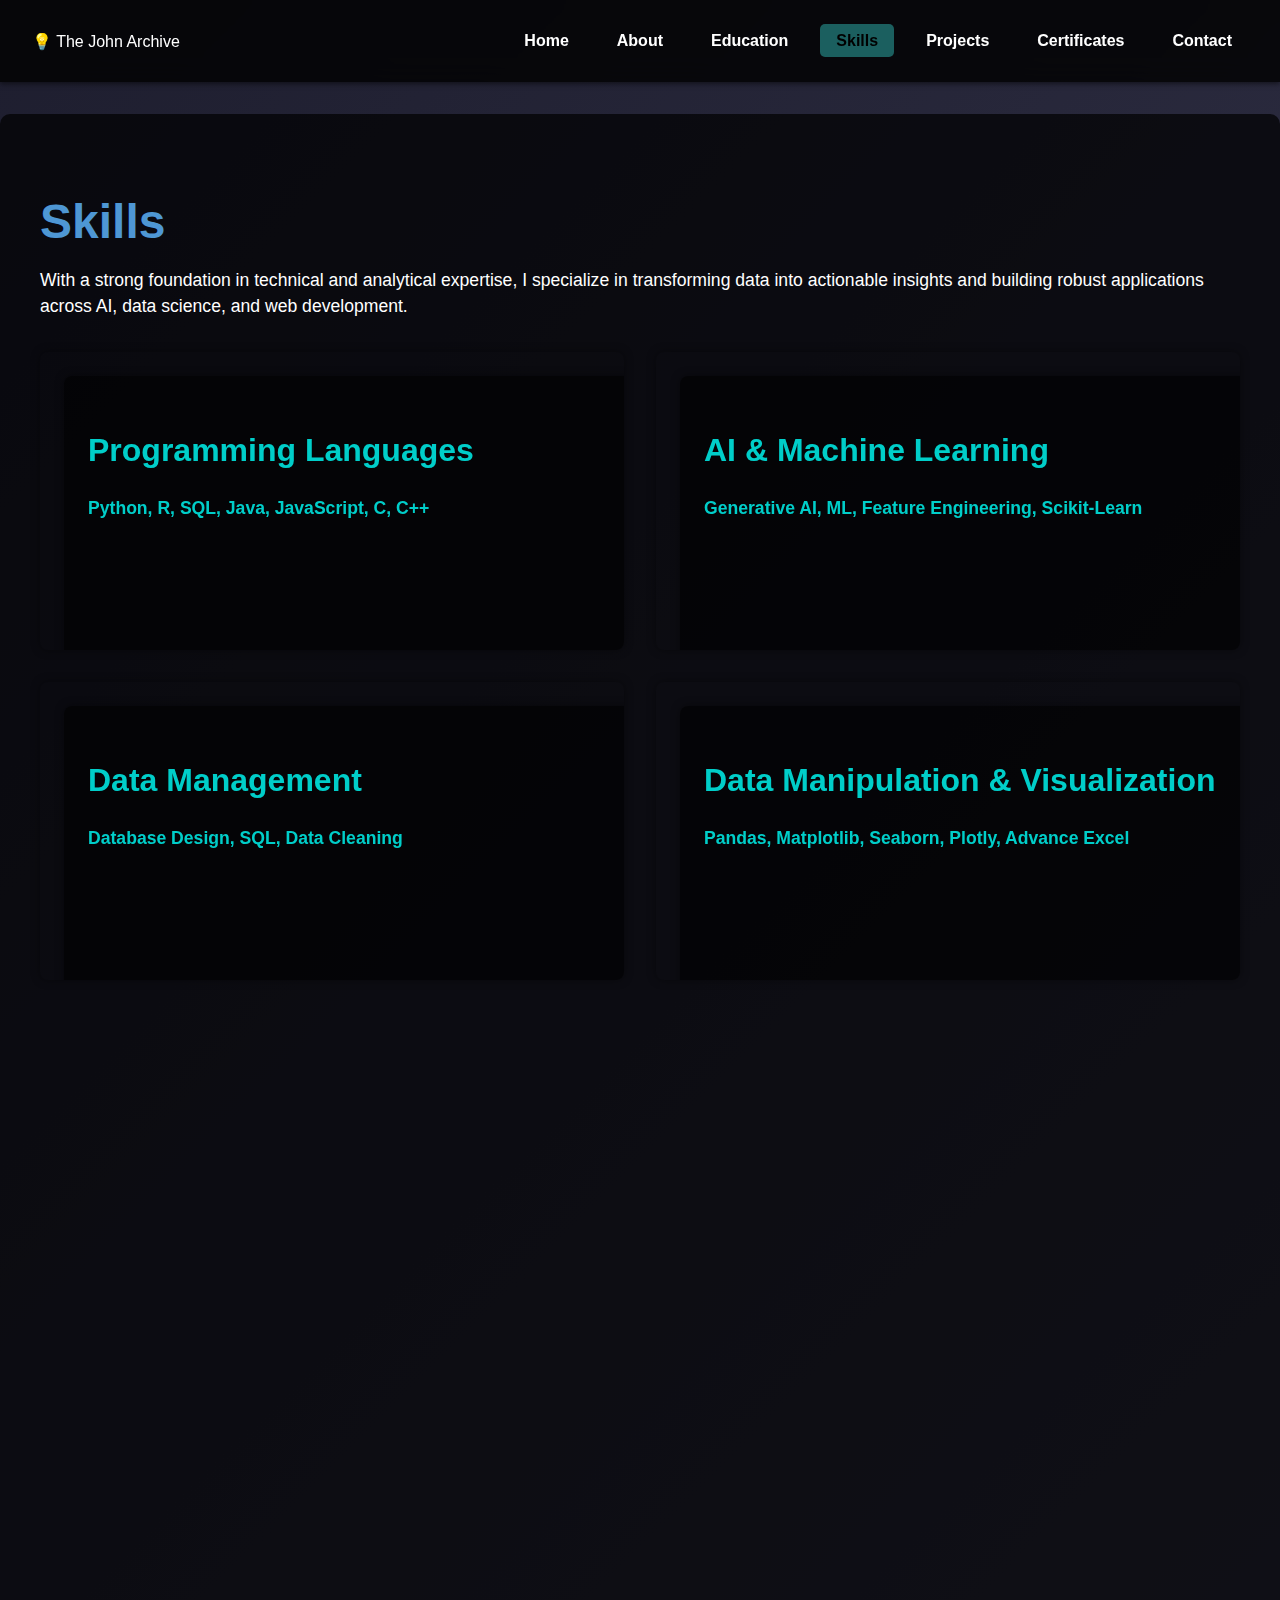
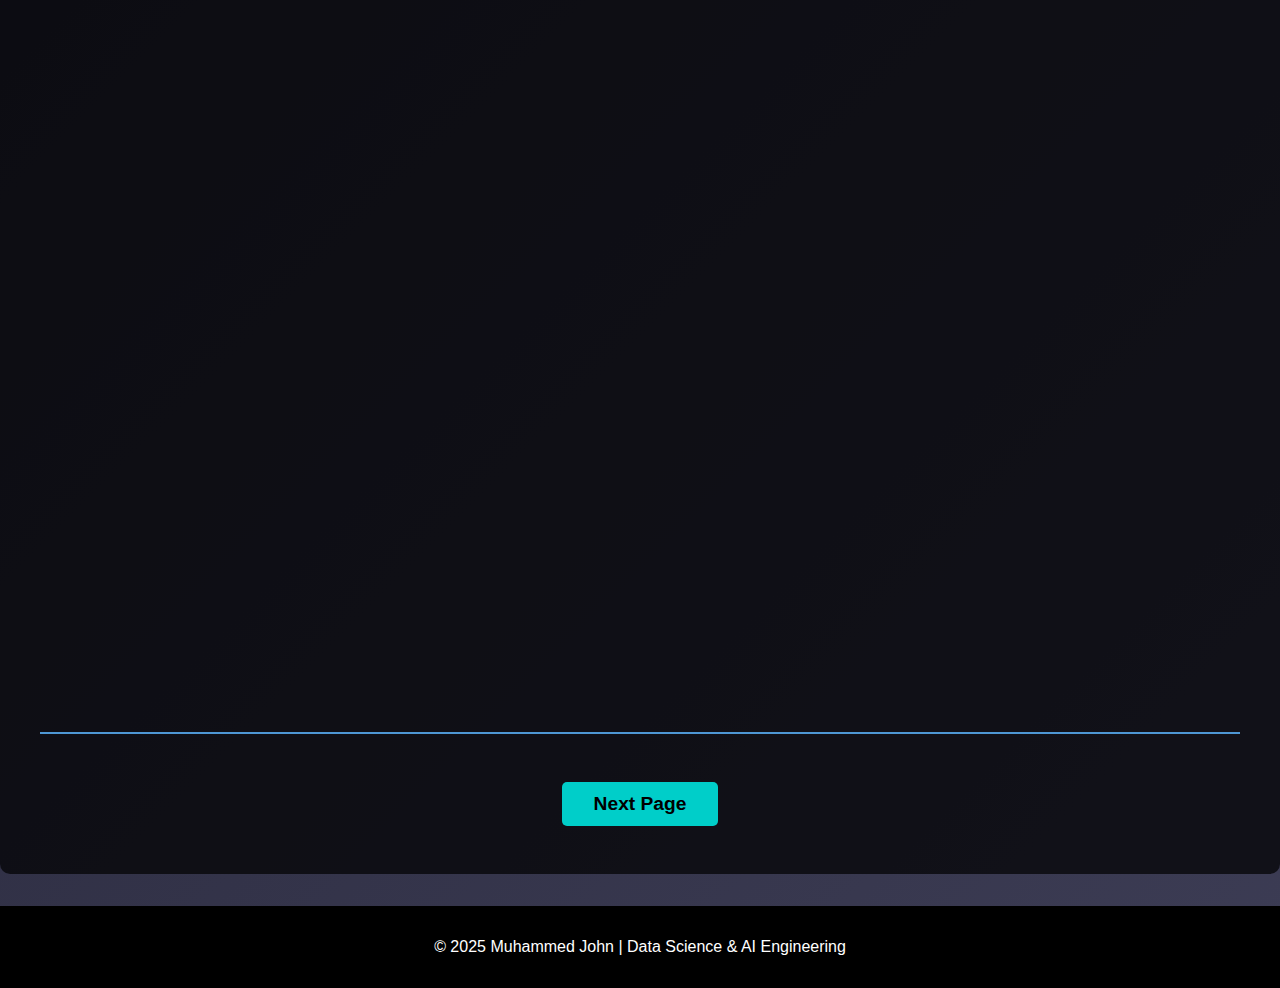
<file: skills.html>
<!DOCTYPE html>
<html lang="en">
<head>
    <meta charset="UTF-8">
    <meta name="viewport" content="width=device-width, initial-scale=1.0">
    <title>Skills - Muhammed John</title>
    <!-- FontAwesome CDN -->
    <link rel="stylesheet" href="https://cdnjs.cloudflare.com/ajax/libs/font-awesome/6.0.0-beta3/css/all.min.css">
    <style>
        /* General Styling */
        body {
            font-family: "Arial", sans-serif;
            margin: 0;
            padding: 0;
            background: linear-gradient(135deg, #1e1e2f, #3c3c54);
            color: #fff;
        }

        /* Navbar */
        header {
            position: sticky;
            top: 0;
            background: rgba(0, 0, 0, 0.8);
            backdrop-filter: blur(10px);
            padding: 1rem 0;
            z-index: 1000;
            box-shadow: 0 2px 5px rgba(0, 0, 0, 0.5);
        }

        .navbar {
            display: flex;
            justify-content: space-between;
            align-items: center;
            padding: 0 2rem;
        }

        .nav-links {
            list-style: none;
            display: flex;
            gap: 1rem;
        }

        .nav-links a {
            color: #fff;
            text-decoration: none;
            font-weight: bold;
            padding: 0.5rem 1rem;
            transition: background 0.3s, color 0.3s;
            border-radius: 5px;
        }

        .nav-links a.active {
            background: #1b5f5f;
            color: black;
        }

        .nav-links a:hover {
            background: #00cec9;
            color: #000;
        }

        /* Sidebar Styles */
        .sidebar {
            position: fixed;
            top: 0;
            left: -200px; /* Start off-screen */
            width: 200px; /* Reduced width */
            height: 100%;
            background: rgba(0, 0, 0, 0.9);
            transition: left 0.3s ease;
            z-index: 1001;
            padding: 2rem 1rem;
            display: none; /* Initially hidden */
        }

        .sidebar.active {
            left: 0;
            display: block; /* Show when active */
        }

        .sidebar a {
            display: block;
            color: #fff;
            text-decoration: none;
            padding: 1rem 0;
            font-weight: bold;
            border-bottom: 1px solid #444;
            transition: background 0.3s;
        }

        .sidebar a:hover {
            background: #00cec9;
            color: #000;
        }

        .hamburger {
            display: none;
            cursor: pointer;
            font-size: 2rem;
            color: #fff;
            z-index: 1002;
        }

        /* Skills Section */
        .skills-section {
            background: rgba(0, 0, 0, 0.7);
            padding: 3rem 2rem;
            margin-top: 2rem;
            border-radius: 10px;
            color: #fff;
            animation: fadeInUp 1s ease-out;
        }

        .skills-content-container {
            max-width: 1200px;
            margin: 0 auto;
        }

        .skills-text {
            text-align: left;
        }

        h1 {
            font-size: 3rem;
            color: #4e97d4; /* Different blue for h1 */
            margin-bottom: 1rem;
            font-weight: bold;
        }

        h2 {
            font-size: 2rem;
            margin-top: 2rem;
            color: #00cec9;
        }
        
        .card-back{
            text-align: center;
        }

        strong, h3{
            color: #00cec9;
        }

        .skills-text p {
            font-size: 1.1rem;
            line-height: 1.5;
            margin-bottom: 1.5rem;
        }

        .skills-grid {
            display: grid;
            grid-template-columns: 1fr 1fr;
            gap: 2rem;
            margin-top: 2rem;
        }

        .skill-category {
            background: rgba(0, 0, 0, 0.6);
            padding: 1.5rem;
            border-radius: 8px;
            box-shadow: 0 0 10px rgba(0, 0, 0, 0.4);
            transition: transform 0.3s ease, box-shadow 0.3s ease;
        }

        .skill-category:hover {
            transform: translateY(-10px) scale(1.05); /* Zoom and Translate */
            box-shadow: 0 8px 15px rgba(0, 0, 0, 0.6);
        }

        .skill-note {
            font-size: 1rem;
            margin-top: 1rem;
            color: #fff;
        }

        /* Separation Line */
        .separator-line {
            margin-top: 2rem;
            border-top: 2px solid #4e97d4; /* Light cyan color line */
            width: 100%;
        }

        /* Back to Home Button */
        .next-page-container {
            display: flex;
            justify-content: center;
            margin-top: 3rem;
        }

        .next-page-btn {
            background: #00cec9;
            color: #000;
            padding: 0.7rem 2rem;
            border-radius: 5px;
            text-decoration: none;
            font-weight: bold;
            font-size: 1.2rem;
            transition: background 0.3s;
        }

        .next-page-btn:hover {
            background: #00b894;
        }

        @keyframes fadeInUp {
            from {
                opacity: 0;
                transform: translateY(20px);
            }
            to {
                opacity: 1;
                transform: translateY(0);
            }
        }

        footer {
            background: #000;
            color: #fff;
            text-align: center;
            padding: 1rem 0;
            margin-top: 2rem;
        }

        /* Media Queries for Responsiveness */
        @media only screen and (max-width: 1024px) {
            /* Navbar */
            .navbar {
                padding: 0.8rem 1.5rem; /* Adjusted padding */
            }

            .nav-links {
                display: none;
            }

            .hamburger {
                display: block;
            }

            .logo {
                font-size: 0.8rem; /* Reduced font size */
            }

            .sidebar a {
                width: 100%;
                padding: 0.8rem 1.5rem; /* Adjusted padding */
                text-align: left;
                font-size: 0.9rem; /* Reduced sidebar link size */
            }

            .sidebar a.active {
                background: #1b5f5f;
                color: black;
            }

            /* Skills Section */
            .skills-section {
                padding: 2rem 1.5rem; /* Reduced padding */
            }

            .skills-text h1 {
                font-size: 2.5rem; /* Reduced h1 size */
            }

            .skills-text p {
                font-size: 1rem; /* Reduced paragraph font size */
            }

            .skills-grid {
                grid-template-columns: 1fr 1fr; /* Adjusted grid for tablets */
                gap: 1.5rem; /* Adjusted gap */
            }

            .skill-category h2 {
                font-size: 1.5rem; /* Reduced h2 size */
            }

            .skill-category p {
                font-size: 0.9rem; /* Reduced paragraph font size */
            }

            .skill-note {
                font-size: 0.8rem; /* Smaller note font size */
            }

            footer {
                font-size: 0.9rem; /* Reduced footer font size */
            }

            .next-page-btn {
                font-size: 1.1rem; /* Reduced button text size */
                padding: 0.55rem 1rem; /* Adjusted padding */
            }
        }

        @media only screen and (max-width: 640px) {
            /* Navbar */
            .logo {
                font-size: 0.8rem; /* Further reduced logo font size */
            }

            .sidebar a {
                font-size: 0.8rem; /* Smaller sidebar links */
                padding: 0.6rem 1rem; /* Adjusted padding */
            }

            /* Skills Section */
            .skills-section {
                padding: 1.5rem 1rem; /* Further reduced padding */
            }

            .skills-text h1 {
                font-size: 2rem; /* Smaller h1 size */
            }

            .skills-text p {
                font-size: 0.9rem; /* Smaller paragraph font size */
            }

            .skills-grid {
                grid-template-columns: 1fr; /* Display skills in 1 column on mobile */
                gap: 1rem; /* Adjusted gap */
            }

            .skill-category h2 {
                font-size: 1.2rem; /* Smaller h2 size */
            }

            .skill-category p {
                font-size: 0.8rem; /* Smaller paragraph font size */
            }

            .skill-note {
                font-size: 0.7rem; /* Even smaller note font size */
            }

            .next-page-btn {
                font-size: 0.9rem; /* Smaller button font size */
                padding: 0.6rem 1rem; /* Adjusted padding */
            }

            footer {
                font-size: 0.8rem; /* Smaller footer font size */
            }
        }

        
    </style>
    
<style>
    /* Add these new styles to existing CSS */
    .skill-category {
        opacity: 0;
        transform: translateY(20px);
        transition: all 0.6s cubic-bezier(0.25, 0.46, 0.45, 0.94);
    }

    .skill-category.card-visible {
        opacity: 1;
        transform: translateY(0);
    }

    .skill-category:hover {
        transform: translateY(-5px) scale(1.02);
        box-shadow: 0 12px 20px rgba(0, 206, 201, 0.2);
    }

    /* Staggered animation delays */
    .skills-grid:nth-child(odd) .skill-category:nth-child(1) { transition-delay: 0.1s; }
    .skills-grid:nth-child(odd) .skill-category:nth-child(2) { transition-delay: 0.3s; }
    .skills-grid:nth-child(even) .skill-category:nth-child(1) { transition-delay: 0.2s; }
    .skills-grid:nth-child(even) .skill-category:nth-child(2) { transition-delay: 0.4s; }

    @media (max-width: 640px) {
        .skill-category {
            transition-delay: 0s !important;
        }
    }

    /* New Flip Card Styles */
    .skill-category {
        perspective: 1000px;
        cursor: pointer;
        background: transparent !important;
        overflow: hidden;
    }

    .card-inner {
        position: relative;
        width: 100%;
        height: 100%;
        transition: transform 0.6s;
        transform-style: preserve-3d;
        min-height: 250px;
    }

    .skill-category.is-flipped .card-inner {
        transform: rotateY(180deg);
    }

    .card-front,
    .card-back {
        position: absolute;
        width: 100%;
        height: 100%;
        backface-visibility: hidden;
        padding: 1.5rem;
        background: rgba(0, 0, 0, 0.6);
        border-radius: 8px;
        box-shadow: 0 0 10px rgba(0, 0, 0, 0.4);
    }

    .card-back {
        transform: rotateY(180deg);
        background: rgba(0, 206, 201, 0.1);
    }

    .skill-note {
        font-size: 0.95rem;
        line-height: 1.6;
        margin: 1rem 0 0 0;
    }

    .flip-indicator {
        position: absolute;
        bottom: 10px;
        right: 10px;
        font-size: 0.8rem;
        color: #00cec9;
        opacity: 0.7;
    }

    /* Adjust hover effects */
    .skill-category:hover:not(.is-flipped) .card-front {
        transform: translateY(-5px);
        box-shadow: 0 8px 15px rgba(0, 0, 0, 0.6);
    }

    /* Scroll animations */
    .skill-category {
        opacity: 0;
        transform: translateY(20px);
        transition: all 0.6s cubic-bezier(0.25, 0.46, 0.45, 0.94);
    }

    .skill-category.card-visible {
        opacity: 1;
        transform: translateY(0);
    }
</style>

</head>
<body>
    <header>
        <nav class="navbar">
            <div class="logo">💡 The John Archive</div>
            <div class="hamburger">&#9776;</div>
            <ul class="nav-links">
                <li><a href="index.html">Home</a></li>
                <li><a href="about.html">About</a></li>
                <li><a href="education.html">Education</a></li>
                <li><a href="skills.html" class="active">Skills</a></li>
                <li><a href="projects.html">Projects</a></li>
                <li><a href="certificates.html">Certificates</a></li>
                <li><a href="contact.html">Contact</a></li>
            </ul>
        </nav>
    </header>

    <!-- Sidebar -->
    <div class="sidebar">
        <a href="index.html">Home</a>
        <a href="about.html">About Me</a>
        <a href="education.html">Education</a>
        <a href="skills.html" class="active">Skills</a>
        <a href="projects.html">Projects</a>
        <a href="certificates.html">Certificates</a>
        <a href="contact.html">Contact</a>
    </div>

    <section id="skills" class="skills-section">
        <div class="skills-content-container">
            <div class="skills-text">
                <h1>Skills</h1>
                <p>With a strong foundation in technical and analytical expertise, I specialize in transforming data into actionable insights and building robust applications across AI, data science, and web development.</p>

                <!-- Programming Languages Card -->
                <div class="skills-grid">
                    <div class="skill-category" onclick="this.classList.toggle('is-flipped')">
                        <div class="card-inner">
                            <div class="card-front">
                                <h2>Programming Languages</h2>
                                <p><strong>Python, R, SQL, Java, JavaScript, C, C++</strong></p>
                            </div>
                            <div class="card-back">
                                <h3>Programming Languages</h3>
                                <p class="skill-note">
                                    Proficient in leveraging Python for data analysis and machine learning workflows, 
                                    SQL for database querying, and JavaScript for dynamic web interactions. 
                                    Experienced in low-level programming with C/C++ for performance-critical tasks 
                                    and Java for object-oriented software design.
                                </p>
                                <div class="flip-indicator">↻ Click to close</div>
                            </div>
                        </div>
                    </div>

                    <!-- AI & Machine Learning Card -->
                    <div class="skill-category" onclick="this.classList.toggle('is-flipped')">
                        <div class="card-inner">
                            <div class="card-front">
                                <h2>AI & Machine Learning</h2>
                                <p><strong>Generative AI, ML, Feature Engineering, Scikit-Learn</strong></p>
                            </div>
                            <div class="card-back">
                                <h3>AI & Machine Learning</h3>
                                <p class="skill-note">
                                    Expertise in end-to-end machine learning pipelines including feature engineering, 
                                    model training, and hyperparameter tuning. Proficient in Scikit-Learn for 
                                    classification, regression, and clustering tasks. Experience with generative AI 
                                    concepts for synthetic data generation.
                                </p>
                                <div class="flip-indicator">↻ Click to close</div>
                            </div>
                        </div>
                    </div>
                </div>

                <!-- Data Management Card -->
                <div class="skills-grid">
                    <div class="skill-category" onclick="this.classList.toggle('is-flipped')">
                        <div class="card-inner">
                            <div class="card-front">
                                <h2>Data Management</h2>
                                <p><strong>Database Design, SQL, Data Cleaning</strong></p>
                            </div>
                            <div class="card-back">
                                <h3>Data Management</h3>
                                <p class="skill-note">
                                    Skilled in designing normalized relational databases and optimizing SQL queries. 
                                    Experienced in data cleaning workflows including outlier detection and schema alignment. 
                                    Proficient in transforming raw data into analysis-ready formats.
                                </p>
                                <div class="flip-indicator">↻ Click to close</div>
                            </div>
                        </div>
                    </div>

                    <!-- Data Visualization Card -->
                    <div class="skill-category" onclick="this.classList.toggle('is-flipped')">
                        <div class="card-inner">
                            <div class="card-front">
                                <h2>Data Manipulation & Visualization</h2>
                                <p><strong>Pandas, Matplotlib, Seaborn, Plotly, Advance Excel</strong></p>
                            </div>
                            <div class="card-back">
                                <h3>Data Visualization</h3>
                                <p class="skill-note">
                                    Adept at using Pandas for complex data transformations and time-series analysis. 
                                    Create compelling visual narratives with Matplotlib/Seaborn and interactive 
                                    dashboards with Plotly. Specialize in tailoring visualizations to audience needs.
                                </p>
                                <div class="flip-indicator">↻ Click to close</div>
                            </div>
                        </div>
                    </div>
                </div>

                <!-- Web Development Card -->
                <div class="skills-grid">
                    <div class="skill-category" onclick="this.classList.toggle('is-flipped')">
                        <div class="card-inner">
                            <div class="card-front">
                                <h2>Web Development</h2>
                                <p><strong>HTML, CSS, JavaScript, Responsive Design</strong></p>
                            </div>
                            <div class="card-back">
                                <h3>Web Development</h3>
                                <p class="skill-note">
                                    Build responsive, mobile-first web interfaces with modern HTML5/CSS3 layouts. 
                                    Implement dynamic experiences using vanilla JavaScript. Focus on cross-browser 
                                    compatibility and accessibility standards.
                                </p>
                                <div class="flip-indicator">↻ Click to close</div>
                            </div>
                        </div>
                    </div>

                    <!-- Software Engineering Card -->
                    <div class="skill-category" onclick="this.classList.toggle('is-flipped')">
                        <div class="card-inner">
                            <div class="card-front">
                                <h2>Canva Design</h2>
                                <p><strong>Graphic Design · Visual Content Creation · Branding</strong></p>
                            </div>
                            <div class="card-back">
                                <h3>Canva Design</h3>
                                <p class="skill-note">
                                    Proficient in using Canva to create visually appealing designs for social media, presentations, and marketing materials. 
                                    Skilled in designing graphics, posters, infographics, and branding materials. Experienced in leveraging Canva's tools 
                                    for efficient and creative content creation.
                                </p>
                                <div class="flip-indicator">↻ Click to close</div>
                            </div>
                        </div>
                    </div>
                </div>

                <!-- Math & Languages Cards -->
                <div class="skills-grid">
                    <div class="skill-category" onclick="this.classList.toggle('is-flipped')">
                        <div class="card-inner">
                            <div class="card-front">
                                <h2>Mathematics & Statistics</h2>
                                <p><strong>Statistical Analysis, Linear Algebra, Calculus</strong></p>
                            </div>
                            <div class="card-back">
                                <h3>Mathematics & Statistics</h3>
                                <p class="skill-note">
                                    Solid foundation in statistical methods including hypothesis testing and regression analysis. 
                                    Apply linear algebra for dimensionality reduction and calculus for gradient-based optimization 
                                    in machine learning.
                                </p>
                                <div class="flip-indicator">↻ Click to close</div>
                            </div>
                        </div>
                    </div>

                    <div class="skill-category" onclick="this.classList.toggle('is-flipped')">
                        <div class="card-inner">
                            <div class="card-front">
                                <h2>Languages</h2>
                                <p><strong>English (Advanced), French (Intermediate), Spanish (Beginner)</strong></p>
                            </div>
                            <div class="card-back">
                                <h3>Languages</h3>
                                <p class="skill-note">
                                    Effectively collaborate in multicultural teams with advanced English proficiency. 
                                    Comfortable reading technical documentation in French and communicating basic ideas 
                                    in Spanish. Experienced in translating technical concepts.
                                </p>
                                <div class="flip-indicator">↻ Click to close</div>
                            </div>
                        </div>
                    </div>
                </div>

                <div class="skills-grid">
                    <div class="skill-category" onclick="this.classList.toggle('is-flipped')">
                        <div class="card-inner">
                            <div class="card-front">
                                <h2>Problem Solving & Critical Thinking</h2>
                                <p><strong>Analytical Thinking · Logical Reasoning · Creative Solutions</strong></p>
                            </div>
                            <div class="card-back">
                                <h3>Problem Solving & Critical Thinking</h3>
                                <p class="skill-note">
                                    Strong ability to analyze complex problems, break them down into manageable components, and develop effective solutions. 
                                    Skilled at evaluating multiple perspectives and applying logical reasoning to make informed decisions. Experienced in 
                                    identifying root causes of issues and implementing practical, innovative solutions.
                                </p>
                                <div class="flip-indicator">↻ Click to close</div>
                            </div>
                        </div>
                    </div>
                
                    <div class="skill-category" onclick="this.classList.toggle('is-flipped')">
                        <div class="card-inner">
                            <div class="card-front">
                                <h2>Creativity & Innovation</h2>
                                <p><strong>Ideation · Adaptability · Out-of-the-Box Thinking</strong></p>
                            </div>
                            <div class="card-back">
                                <h3>Creativity & Innovation</h3>
                                <p class="skill-note">
                                    Proven ability to approach challenges with creativity and develop innovative solutions. Skilled at thinking outside 
                                    the box to overcome obstacles and improve processes. Experienced in adapting to new situations and finding unique 
                                    ways to solve problems.
                                </p>
                                <div class="flip-indicator">↻ Click to close</div>
                            </div>
                        </div>
                    </div>
                </div>

                <div class="skills-grid">
                    <div class="skill-category" onclick="this.classList.toggle('is-flipped')">
                        <div class="card-inner">
                            <div class="card-front">
                            <h2>Leadership</h2>
                            <p><strong>Team Collaboration · Decision Making · Mentorship</strong></p>
                        </div>
                        <div class="card-back">
                            <h3>Leadership</h3>
                            <p class="skill-note">
                                Experienced in leading teams and fostering collaboration to achieve common goals. Skilled in making informed decisions, 
                                managing resources effectively, and guiding team members through challenges. Passionate about mentorship and helping 
                                others grow both personally and professionally.
                            </p>
                            <div class="flip-indicator">↻ Click to close</div>
                        </div>
                        </div>
                    </div>
                </div>

                <div class="separator-line"></div>
                <div class="next-page-container">
                    <a href="projects.html" class="next-page-btn">Next Page</a>
                </div>
            </div>
        </div>
    </section>
    <footer>
        <p>© 2025 Muhammed John | Data Science & AI Engineering</p>
    </footer>

    <script>
        // Hamburger Menu Toggle
        const hamburger = document.querySelector(".hamburger");
        const sidebar = document.querySelector(".sidebar");

        hamburger.addEventListener("click", () => {
            sidebar.classList.toggle("active");
        });

        // Close sidebar when clicking outside
        document.addEventListener("click", (e) => {
            if (!sidebar.contains(e.target) && !hamburger.contains(e.target)) {
                sidebar.classList.remove("active");
            }
        });

        // Scroll-triggered animations for skill cards
        document.addEventListener("DOMContentLoaded", () => {
            const skillCards = document.querySelectorAll(".skill-category");

            // Configure the Intersection Observer
            const observerOptions = {
                threshold: 0.1,
                rootMargin: "0px"
            };

            const observer = new IntersectionObserver((entries, observer) => {
                entries.forEach(entry => {
                    if (entry.isIntersecting) {
                        entry.target.classList.add("card-visible");
                        observer.unobserve(entry.target);
                    }
                });
            }, observerOptions);

            // Observe each skill card
            skillCards.forEach(card => {
                observer.observe(card);
            });
        });

        // Card flip functionality
        document.addEventListener("click", function(e) {
            // Close all cards when clicking outside
            if (!e.target.closest(".skill-category")) {
                document.querySelectorAll(".skill-category").forEach(card => {
                    card.classList.remove("is-flipped");
                });
            }
        });

        // Prevent text selection while flipping
        document.querySelectorAll(".skill-category").forEach(card => {
            card.addEventListener("mousedown", (e) => {
                if (e.detail > 1) e.preventDefault();
            });
        });

    </script>
</body>
</html>
</file>
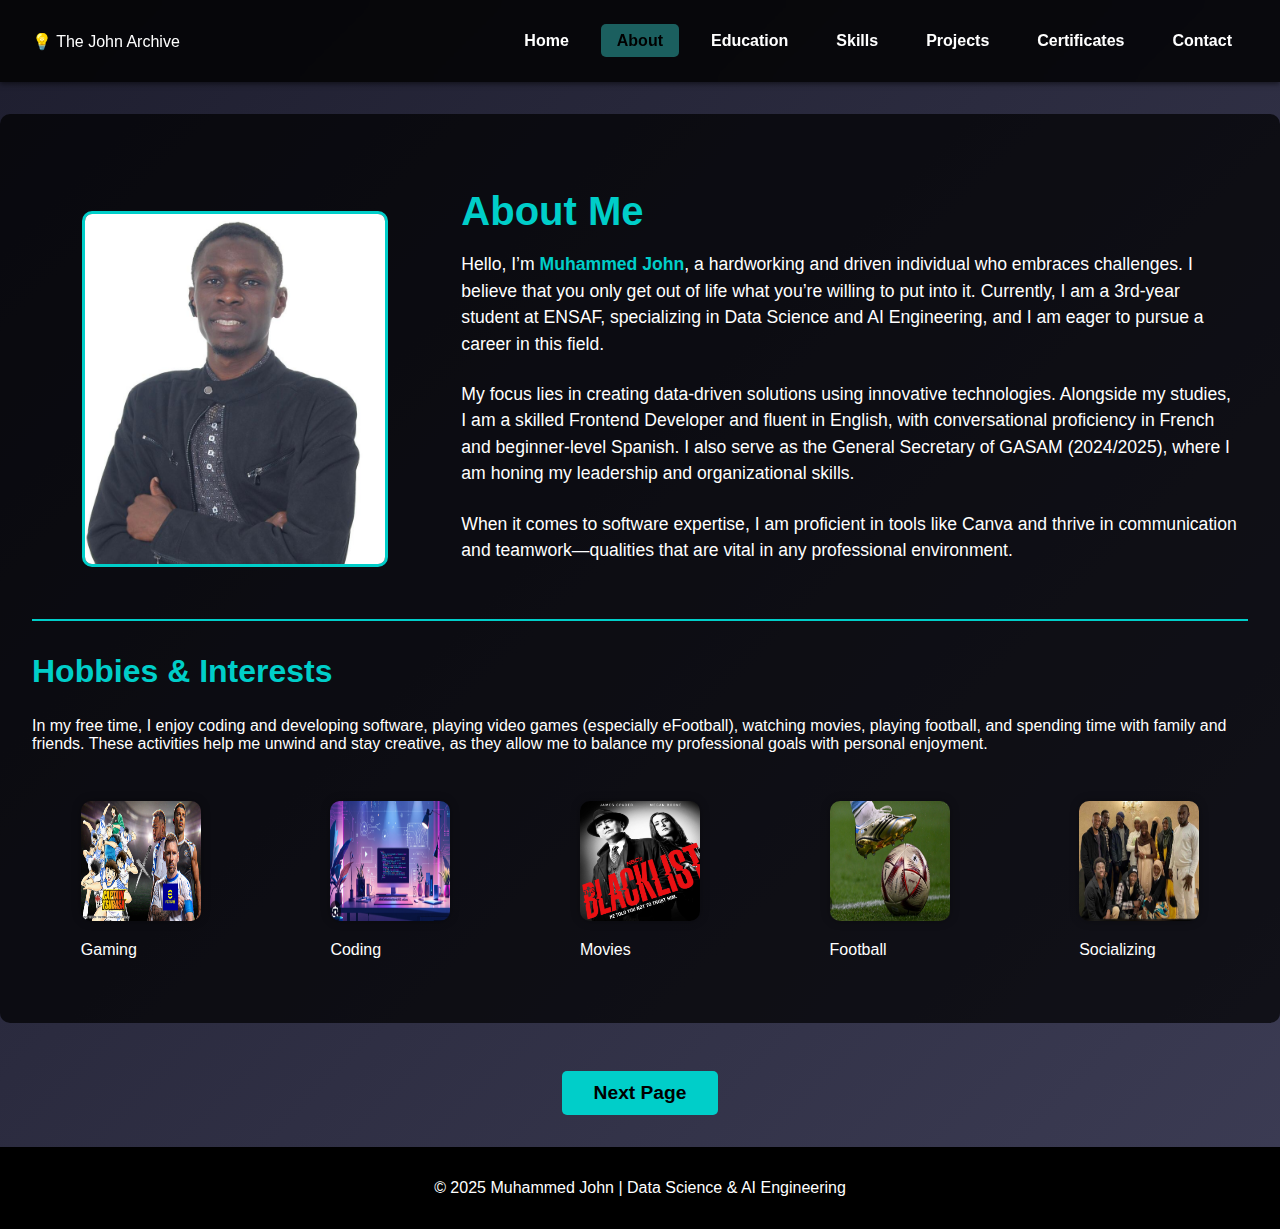
<file: johnsweb/about.html>
<!DOCTYPE html>
<html lang="en">
<head>
    <meta charset="UTF-8">
    <meta name="viewport" content="width=device-width, initial-scale=1.0">
    <title>About - Muhammed John</title>
    <!-- FontAwesome CDN -->
    <link rel="stylesheet" href="https://cdnjs.cloudflare.com/ajax/libs/font-awesome/6.0.0-beta3/css/all.min.css">
    <style>
        /* General Styling */
        body {
            font-family: "Arial", sans-serif;
            margin: 0;
            padding: 0;
            background: linear-gradient(135deg, #1e1e2f, #3c3c54);
            color: #fff;
        }

        /* Navbar */
        header {
            position: sticky;
            top: 0;
            background: rgba(0, 0, 0, 0.8);
            backdrop-filter: blur(10px);
            padding: 1rem 0;
            z-index: 1000;
            box-shadow: 0 2px 5px rgba(0, 0, 0, 0.5);
        }

        .navbar {
            display: flex;
            justify-content: space-between;
            align-items: center;
            padding: 0 2rem;
        }

        .nav-links {
            list-style: none;
            display: flex;
            gap: 1rem;
        }

        .nav-links a {
            color: #fff;
            text-decoration: none;
            font-weight: bold;
            padding: 0.5rem 1rem;
            transition: background 0.3s, color 0.3s;
            border-radius: 5px;
        }

        .nav-links a.active {
            background: #1b5f5f;
            color: black;
        }

        .nav-links a:hover {
            background: #00cec9;
            color: #000;
        }

        /* Sidebar Styles */
        .sidebar {
            position: fixed;
            top: 0;
            left: -200px; /* Start off-screen */
            width: 200px; /* Reduced width */
            height: 100%;
            background: rgba(0, 0, 0, 0.9);
            transition: left 0.3s ease;
            z-index: 1001;
            padding: 2rem 1rem;
            display: none; /* Initially hidden */
        }

        .sidebar.active {
            left: 0;
            display: block; /* Show when active */
        }

        .sidebar a {
            display: block;
            color: #fff;
            text-decoration: none;
            padding: 1rem 0;
            font-weight: bold;
            border-bottom: 1px solid #444;
            transition: background 0.3s;
        }

        .sidebar a:hover {
            background: #00cec9;
            color: #000;
        }

        .hamburger {
            display: none;
            cursor: pointer;
            font-size: 2rem;
            color: #fff;
            z-index: 1002;
        }
        
        strong {
            color: #00cec9;
        }
        
    

        /* About Section */
        .about-section {
            background: rgba(0, 0, 0, 0.7);
            padding: 3rem 2rem;
            margin-top: 2rem;
            border-radius: 10px;
            color: #fff;
            animation: fadeInUp 1s ease-out;
        }

        .about-content-container {
            display: flex;
            align-items: center;
            justify-content: space-between;
            max-width: 1200px;
            margin: 0 auto;
            flex-wrap: wrap;
        }

        .profile-container {
            flex: 1;
            text-align: center;
            margin-right: 2rem;
            margin-top: 2rem;
        }

        .profile-pic {
            width: 300px;
            height: 350px;
            object-fit: cover;
            border: 3px solid #00cec9;
            border-radius: 10px;
        }

        .about-text {
            flex: 2;
            text-align: left;
        }

        .about-text h1 {
            font-size: 2.5rem;
            color: #00cec9;
            margin-bottom: 1rem;
        }

        .about-text p {
            font-size: 1.1rem;
            line-height: 1.5;
            margin-bottom: 1.5rem;
        }

        .separator-line {
            margin-top: 2rem;
            border-top: 2px solid #00cec9;
            width: 100%;
        }

        h2 {
            font-size: 2rem;
            margin-top: 2rem;
            color: #00cec9;
        }

        /* Hobby Images */
        .hobby-images {
            display: flex;
            justify-content: space-around;
            margin-top: 3rem;
            flex-wrap: wrap;
            gap: 2rem;
        }

        .hobby-images img {
            width: 120px;
            height: 120px;
            border-radius: 10px;
            box-shadow: 0 0 10px rgba(0, 0, 0, 0.3);
            transition: transform 0.3s ease, box-shadow 0.3s ease;
        }

        /* Zoom Effect on Hover */
        .hobby-images img:hover {
            transform: scale(1.2);
            box-shadow: 0 0 15px rgba(0, 0, 0, 0.6);
        }

        /* Hobby Labels - position below the images */
        .hobby-labels {
            display: flex;
            justify-content: space-around;
            margin-top: 1rem;
            font-size: 1rem;
            color: #fff;
            flex-wrap: wrap;
            gap: 1rem;
        }

        .hobby-labels div {
            text-align: center;
        }

        /* Next Page Button */
        .next-page-container {
            display: flex;
            justify-content: center;
            margin-top: 3rem;
        }

        .next-page-btn {
            background: #00cec9;
            color: #000;
            padding: 0.7rem 2rem;
            border-radius: 5px;
            text-decoration: none;
            font-weight: bold;
            font-size: 1.2rem;
            transition: background 0.3s;
        }

        .next-page-btn:hover {
            background: #00b894;
        }

        @keyframes fadeInUp {
            from {
                opacity: 0;
                transform: translateY(20px);
            }
            to {
                opacity: 1;
                transform: translateY(0);
            }
        }

        footer {
            background: #000;
            color: #fff;
            text-align: center;
            padding: 1rem 0;
            margin-top: 2rem;
        }

        /* Responsive Design for Mobile and Tablet */
        @media (max-width: 1024px) {
            /* Navbar */
            .navbar {
                padding: 0.8rem 1.5rem; /* Adjusted padding */
            }

            .nav-links {
                display: none;
            }

            .hamburger {
                display: block;
            }

            .logo {
                font-size: 0.8rem; /* Reduced font size */
            }

            .sidebar a {
                width: 100%;
                padding: 0.8rem 1.5rem; /* Adjusted padding */
                text-align: left;
                font-size: 0.9rem; /* Reduced sidebar link size */
            }

            .sidebar a.active {
                background: #1b5f5f;
                color: black;
            }


            .about-content-container {
                flex-direction: column;
                align-items: center;
            }

            .profile-container {
                margin-right: 0;
            }

            .about-text {
                text-align: center;
                margin-top: 2rem;
            }

            .profile-pic {
                width: 250px;
                height: 250px;
                object-fit: contain;
            }

            .hob {
                text-align: center;
            }

            .hobby-images {
                justify-content: center;
            }

            .hobby-images img {
                width: 100px;
                height: 100px;
            }

            .hobby-labels {
                justify-content: center;
                gap: 2rem;
            }

            .next-page-btn {
                padding: 0.7rem 1.5rem;
            }
        }

        @media (max-width: 640px) {
            /* Navbar */
            .logo {
                font-size: 0.8rem; /* Further reduced logo font size */
            }

            .sidebar a {
                font-size: 0.8rem; /* Smaller sidebar links */
                padding: 0.6rem 1rem; /* Adjusted padding */
            }


            .about-text h1 {
                font-size: 2rem;
            }

            .about-text p {
                font-size: 1rem;
            }

            .separator-line {
                margin-top: 1rem;
            }

            .hobby-images img {
                width: 80px;
                height: 80px;
            }

            .hobby-labels div {
                font-size: 0.9rem;
            }

            .back-home-btn {
                font-size: 1rem;
                padding: 0.7rem 1rem;
            }
        }
    </style>
    <style>
        /* Media query for tablets and smaller devices */
        @media (max-width: 1024px) {
            body {
                font-size: 14px; /* Adjust overall font size */
            }
    
            .navbar {
                padding: 0.5rem 1rem;
            }
    
            .profile-pic {
                width: 200px;
                height: 200px;
            }
    
            .about-text h1 {
                font-size: 1.8rem;
            }
    
            .about-text p {
                font-size: 0.9rem;
            }
    
            h2 {
                font-size: 1.5rem;
            }
    
            .hobby-labels div {
                font-size: 0.85rem;
            }

            .logo {
                font-size: 0.8rem; /* Reduced font size */
            }
        
            .sidebar a {
                width: 100%;
                padding: 0.8rem 1.5rem; /* Adjusted padding */
                text-align: left;
                font-size: 0.9rem; /* Reduced sidebar link size */
            }

            .sidebar a.active {
                background: #1b5f5f;
                color: black;
            }

            footer {
                font-size: 0.9rem; /* Reduced footer font size */
            }

            .back-home-btn {
                font-size: 1.1rem; /* Reduced button text size */
                padding: 0.55rem 1rem; /* Adjusted padding */
            }
        }
    
        /* Media query for phones */
        @media (max-width: 640px) {
            body {
                font-size: 12px; /* Further adjust font size */
            }
    
            .navbar {
                padding: 0.5rem 0.5rem;
            }
    
            .profile-pic {
                width: 150px;
                height: 150px;
            }
    
            .about-text h1 {
                font-size: 1.5rem;
            }
    
            .about-text p {
                font-size: 0.8rem;
            }
    
            h2 {
                font-size: 1.2rem;
            }
    
            .hobby-images img {
                width: 70px;
                height: 70px;
            }
    
            .hobby-labels div {
                font-size: 0.75rem;
            }

            .logo {
                font-size: 0.8rem; /* Further reduced logo font size */
            }
        
            .sidebar a {
                font-size: 0.8rem; /* Smaller sidebar links */
                padding: 0.6rem 1rem; /* Adjusted padding */
            }
    
            .next-page-btn {
                font-size: 0.9rem; /* Smaller button font size */
                padding: 0.6rem 1rem; /* Adjusted padding */
            }
        
            footer {
                font-size: 0.8rem; /* Smaller footer font size */
            }
            
        }
    </style>
    
</head>
<body>
    <header>
        <nav class="navbar">
            <div class="logo">💡 The John Archive</div>
            <div class="hamburger">&#9776;</div>
            <ul class="nav-links">
                <li><a href="index.html">Home</a></li>
                <li><a href="about.html" class="active">About</a></li>
                <li><a href="education.html">Education</a></li>
                <li><a href="skills.html">Skills</a></li>
                <li><a href="projects.html">Projects</a></li>
                <li><a href="certificates.html">Certificates</a></li>
                <li><a href="contact.html">Contact</a></li>
            </ul>
        </nav>
    </header>

    <!-- Sidebar -->
    <div class="sidebar">
        <a href="index.html">Home</a>
        <a href="about.html" class="active">About Me</a>
        <a href="education.html">Education</a>
        <a href="skills.html">Skills</a>
        <a href="projects.html" >Projects</a>
        <a href="certificates.html">Certificates</a>
        <a href="contact.html">Contact</a>
    </div>


    <section id="about" class="about-section">
        <div class="section-content">
            <div class="about-content-container">
                <div class="profile-container">
                    <img src="images/profile pic.jpg" alt="Muhammed John" class="profile-pic">
                </div>

                <div class="about-text">
                    <h1>About Me</h1>
                    <p>Hello, I’m <strong>Muhammed John</strong>, a hardworking and driven individual who embraces challenges. I believe that you only get out of life what you’re willing to put into it. Currently, I am a 3rd-year student at ENSAF, specializing in Data Science and AI Engineering, and I am eager to pursue a career in this field.</p>
                    <p>My focus lies in creating data-driven solutions using innovative technologies. Alongside my studies, I am a skilled Frontend Developer and fluent in English, with conversational proficiency in French and beginner-level Spanish. I also serve as the General Secretary of GASAM (2024/2025), where I am honing my leadership and organizational skills.</p>
                    <p>When it comes to software expertise, I am proficient in tools like Canva and thrive in communication and teamwork—qualities that are vital in any professional environment.</p>
                </div>
            </div>
        </div>

        <div class="separator-line"></div>

        <h2 class="hob">Hobbies & Interests</h2>
        <p class="hob">In my free time, I enjoy coding and developing software, playing video games (especially eFootball), watching movies, playing football, and spending time with family and friends. These activities help me unwind and stay creative, as they allow me to balance my professional goals with personal enjoyment.</p>

        <div class="hobby-images">
            <div>
                <img src="images/efootball.png" alt="Gaming">
                <p>Gaming</p>
            </div>
            <div>
                <img src="images/coding.png" alt="Coding">
                <p>Coding</p>
            </div>
            <div>
                <img src="images/movie.png" alt="Movies">
                <p>Movies</p>
            </div>
            <div>
                <img src="images/football.png" alt="Football">
                <p>Football</p>
            </div>
            <div>
                <img src="images/family.jpg" alt="Family & Friends">
                <p>Socializing</p>
            </div>
        </div>
    </section>

    <div class="next-page-container">
        <a href="education.html" class="cta next-page-btn">Next Page</a>
    </div>

    <footer>
        <p>© 2025 Muhammed John | Data Science & AI Engineering</p>
    </footer>
    <script>
        // Sidebar toggle functionality for mobile and tablets
        const hamburger = document.querySelector(".hamburger");
        const sidebar = document.querySelector(".sidebar");

        hamburger.addEventListener("click", () => {
            sidebar.classList.toggle("active");
        });

        // Close sidebar when clicking outside
        document.addEventListener("click", (e) => {
            if (!sidebar.contains(e.target) && !hamburger.contains(e.target)) {
                sidebar.classList.remove("active");
            }
        });
    </script>
</body>
</html>
</file>
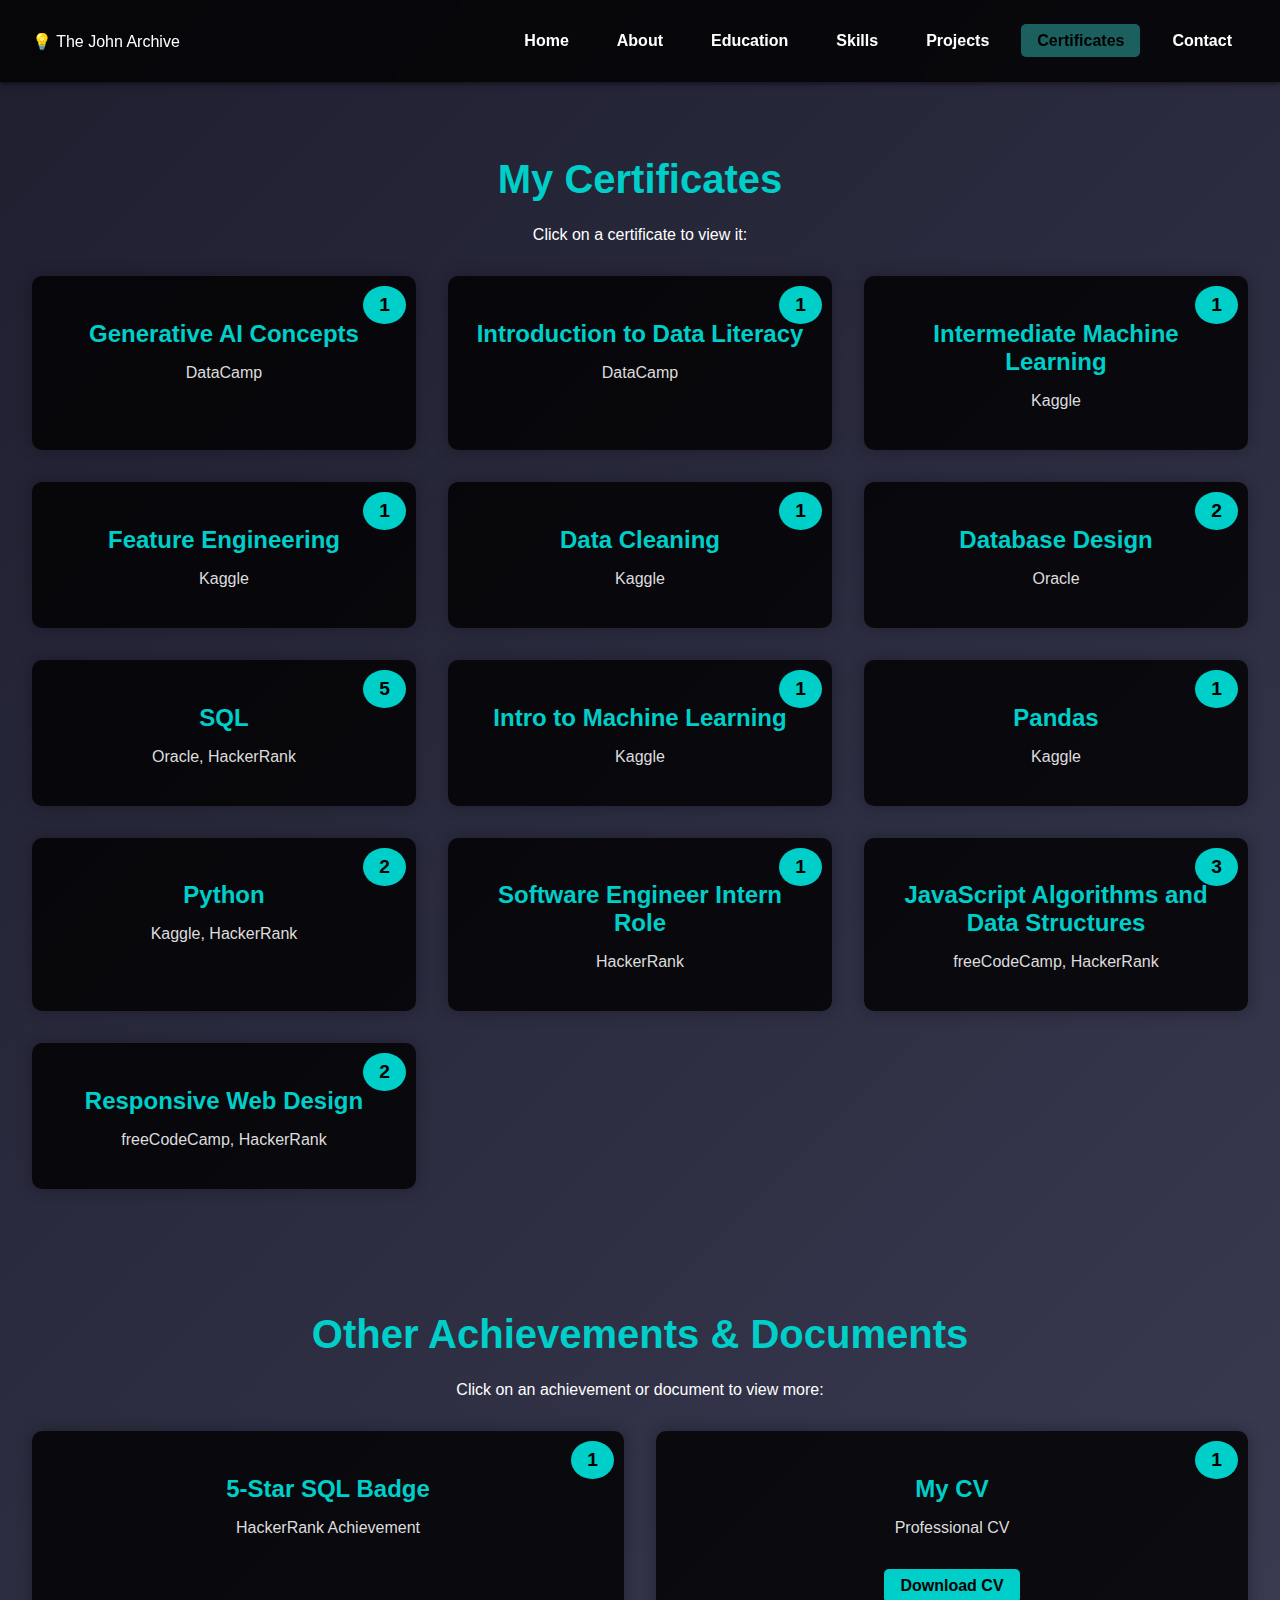
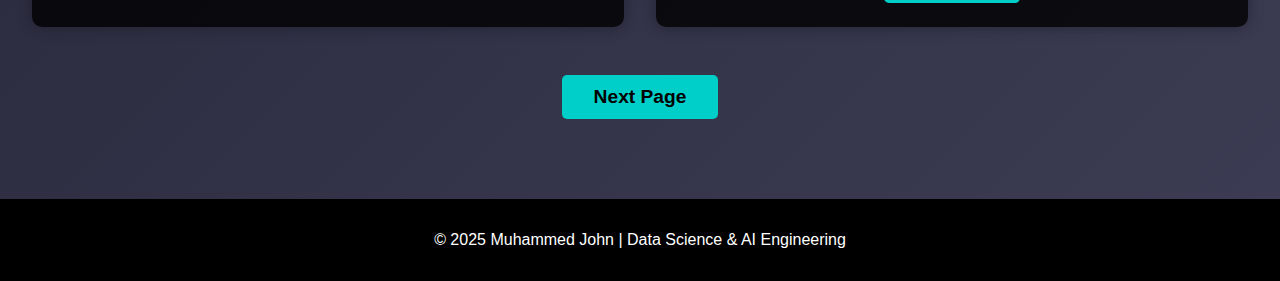
<file: johnsweb/certificates.html>
<!DOCTYPE html>
<html lang="en">
<head>
    <meta charset="UTF-8">
    <meta name="viewport" content="width=device-width, initial-scale=1.0">
    <title>Certificates - Muhammed John</title>
    <link rel="stylesheet" href="https://cdnjs.cloudflare.com/ajax/libs/font-awesome/6.0.0-beta3/css/all.min.css">
    <style>
        body {
            font-family: "Arial", sans-serif;
            margin: 0;
            padding: 0;
            background: linear-gradient(135deg, #1e1e2f, #3c3c54);
            color: #fff;
        }

        /* Navbar */
        header {
            position: sticky;
            top: 0;
            background: rgba(0, 0, 0, 0.8);
            backdrop-filter: blur(10px);
            padding: 1rem 0;
            z-index: 1000;
            box-shadow: 0 2px 5px rgba(0, 0, 0, 0.5);
        }

        .navbar {
            display: flex;
            justify-content: space-between;
            align-items: center;
            padding: 0 2rem;
        }

        .nav-links {
            list-style: none;
            display: flex;
            gap: 1rem;
        }

        .nav-links a {
            color: #fff;
            text-decoration: none;
            font-weight: bold;
            padding: 0.5rem 1rem;
            transition: background 0.3s, color 0.3s;
            border-radius: 5px;
        }

        .nav-links a.active {
            background: #1b5f5f;
            color: black;
        }

        .nav-links a:hover {
            background: #00cec9;
            color: #000;
        }

        /* Sidebar Styles */
        .sidebar {
            position: fixed;
            top: 0;
            left: -200px; /* Start off-screen */
            width: 200px; /* Reduced width */
            height: 100%;
            background: rgba(0, 0, 0, 0.9);
            transition: left 0.3s ease;
            z-index: 1001;
            padding: 2rem 1rem;
            display: none; /* Initially hidden */
        }

        .sidebar.active {
            left: 0;
            display: block; /* Show when active */
        }

        .sidebar a {
            display: block;
            color: #fff;
            text-decoration: none;
            padding: 1rem 0;
            font-weight: bold;
            border-bottom: 1px solid #444;
            transition: background 0.3s;
        }

        .sidebar a:hover {
            background: #00cec9;
            color: #000;
        }

        .hamburger {
            display: none;
            cursor: pointer;
            font-size: 2rem;
            color: #fff;
            z-index: 1002;
        }


        .certificate-section,
        .achievement-section {
            padding: 3rem 2rem;
            text-align: center;
        }

        .certificate-section h1,
        .achievement-section h1 {
            font-size: 2.5rem;
            margin-bottom: 1.5rem;
            color: #00cec9;
        }

        .certificate-grid,
        .achievement-grid {
            display: grid;
            grid-template-columns: repeat(auto-fit, minmax(300px, 1fr));
            gap: 2rem;
            margin-top: 2rem;
        }

        .certificate-card,
        .achievement-card {
            background: rgba(0, 0, 0, 0.8);
            padding: 1.5rem;
            border-radius: 10px;
            box-shadow: 0 0 15px rgba(0, 0, 0, 0.3);
            transition: transform 0.3s, box-shadow 0.3s;
            cursor: pointer;
            position: relative;
        }

        .certificate-card:hover,
        .achievement-card:hover {
            transform: translateY(-5px);
            box-shadow: 0 0 25px rgba(0, 0, 0, 0.5);
        }

        .certificate-card h2,
        .achievement-card h2 {
            font-size: 1.5rem;
            margin-bottom: 0.5rem;
            color: #00cec9;
        }

        .certificate-card p,
        .achievement-card p {
            font-size: 1rem;
            color: #ddd;
        }

        /* Count Badge */
        .count-badge {
            position: absolute;
            top: 10px;
            right: 10px;
            background: #00cec9;
            color: #000;
            border-radius: 50%;
            padding: 0.5rem 1rem;
            font-size: 1.2rem;
            font-weight: bold;
            animation: pop-in 0.5s ease;
        }

        /* Tooltip Styling */
        .count-badge:hover::after {
            content: attr(title);
            position: absolute;
            top: -30px;
            left: -50%;
            transform: translateX(-80%);
            background: rgba(0, 0, 0, 0.8);
            color: #fff;
            padding: 5px 10px;
            border-radius: 5px;
            font-size: 0.9rem;
            white-space: nowrap;
            opacity: 0;
            animation: tooltip-fade-in 0.3s forwards;
        }

        /* Back to Home Button */
        .next-page-container {
            display: flex;
            justify-content: center;
            margin-top: 3rem;
        }

        .next-page-btn {
            background: #00cec9;
            color: #000;
            padding: 0.7rem 2rem;
            border-radius: 5px;
            text-decoration: none;
            font-weight: bold;
            font-size: 1.2rem;
            transition: background 0.3s;
        }

        .next-page-btn:hover {
            background: #00b894;
        }

        @keyframes tooltip-fade-in {
            0% {
                opacity: 0;
                top: -40px;
            }
            100% {
                opacity: 1;
                top: -30px;
            }
        }

        @keyframes pop-in {
            0% {
                transform: scale(0);
                opacity: 0;
            }
            100% {
                transform: scale(1);
                opacity: 1;
            }
        }

        /* Modal Styling */
        .modal {
            display: none;
            position: fixed;
            top: 0;
            left: 0;
            width: 100%;
            height: 100%;
            background: rgba(0, 0, 0, 0.8);
            justify-content: center;
            align-items: center;
            z-index: 1000;
        }

        .modal-content {
            background: #fff;
            padding: 1rem;
            border-radius: 10px;
            text-align: center;
            max-width: 80%;
            max-height: 90%;
            overflow: auto;
            box-shadow: 0 0 15px rgba(0, 0, 0, 0.5);
        }

        .modal img {
            opacity: 0;
            transform: scale(0.8);
            transition: opacity 0.5s ease, transform 0.5s ease;
            max-width: 500px;
            margin-bottom: 10px;
        }

        .modal img.show {
            opacity: 1;
            transform: scale(1);
        }

        .modal img + img {
            margin-top: 10px;
        }

        .modal-close {
            background: #e74c3c;
            color: #fff;
            padding: 0.5rem 1rem;
            border: none;
            border-radius: 5px;
            font-size: 1rem;
            margin-top: 1rem;
            cursor: pointer;
            transition: background 0.3s;
        }

        .modal-close:hover {
            background: #c0392b;
        }

        footer {
            background: #000;
            color: #fff;
            text-align: center;
            padding: 1rem 0;
            margin-top: 2rem;
        }

        @media only screen and (max-width: 1024px) {
            /* Navbar */
            .navbar {
                padding: 0.8rem 1.5rem; /* Adjusted padding */
            }

            .nav-links {
                display: none;
            }

            .hamburger {
                display: block;
            }

            .logo {
                font-size: 0.8rem; /* Reduced font size */
            }

            .sidebar a {
                width: 100%;
                padding: 0.8rem 1.5rem; /* Adjusted padding */
                text-align: left;
                font-size: 0.9rem; /* Reduced sidebar link size */
            }

            .sidebar a.active {
                background: #1b5f5f;
                color: black;
            }


            /* Reduce font sizes for smaller screens */
            .certificate-section h1,
            .achievement-section h1 {
                font-size: 1.8rem; /* Adjusted from 2.5rem */
            }

            .certificate-card h2,
            .achievement-card h2 {
                font-size: 1.2rem; /* Adjusted from 1.5rem */
            }

            .certificate-card p,
            .achievement-card p {
                font-size: 0.9rem; /* Adjusted from 1rem */
            }


            .count-badge {
                font-size: 1rem; /* Adjusted from 1.2rem */
            }

            /* Footer */
            footer {
                font-size: 0.9rem; /* Reduced footer text size */
            }

            .next-page-btn {
                font-size: 1.1rem; /* Reduced button text size */
                padding: 0.55rem 1rem; /* Adjusted padding */
            }

            
            .download-btn {
                font-size: 0.8rem; /* Reduced from 1rem */
            }

        }

        .download-btn {
            display: inline-block;
            background: #00cec9;
            color: #000;
            padding: 0.5rem 1rem;
            border-radius: 5px;
            text-decoration: none;
            font-weight: bold;
            margin-top: 1rem;
            transition: background 0.3s;
        }
        
        .download-btn:hover {
            background: #00b894;
        }
    </style>
    <style>
        /* Existing styles above... */
    
        @media only screen and (max-width: 640px) {
            /* Navbar */
            .logo {
                font-size: 0.8rem; /* Further reduced logo font size */
            }

            .sidebar a {
                font-size: 0.8rem; /* Smaller sidebar links */
                padding: 0.6rem 1rem; /* Adjusted padding */
            }


            /* Adjust font sizes for mobile screens */
            .certificate-section h1,
            .achievement-section h1 {
                font-size: 1.4rem; /* Adjusted from 2.5rem */
            }
    
            .certificate-card h2,
            .achievement-card h2 {
                font-size: 1.1rem; /* Adjusted from 1.5rem */
            }
    
            .certificate-card p,
            .achievement-card p {
                font-size: 0.8rem; /* Adjusted from 1rem */
            }
    
            .next-page-btn {
                font-size: 0.9rem; /* Smaller button font size */
                padding: 0.6rem 1rem; /* Adjusted padding */
            }
    
            .count-badge {
                font-size: 0.9rem; /* Adjusted from 1.2rem */
            }

            /* Navbar */
            .logo {
                font-size: 0.8rem; /* Further reduced logo font size */
            }
        
            .sidebar a {
                font-size: 0.8rem; /* Smaller sidebar links */
                padding: 0.6rem 1rem; /* Adjusted padding */
            }

            /* Footer */
            footer {
                font-size: 0.8rem; /* Smaller footer text size */
            }
            
            .download-btn {
                font-size: 0.8rem; /* Reduced from 1rem */
            }
        }
    </style>
    
</head>
<body>
    <header>
        <nav class="navbar">
            <div class="logo">💡 The John Archive</div>
            <div class="hamburger">&#9776;</div>
            <ul class="nav-links">
                <li><a href="index.html">Home</a></li>
                <li><a href="about.html">About</a></li>
                <li><a href="education.html">Education</a></li>
                <li><a href="skills.html">Skills</a></li>
                <li><a href="projects.html">Projects</a></li>
                <li><a href="certificates.html" class="active">Certificates</a></li>
                <li><a href="contact.html">Contact</a></li>
            </ul>
        </nav>
    </header>

    <!-- Sidebar -->
    <div class="sidebar">
        <a href="index.html">Home</a>
        <a href="about.html">About Me</a>
        <a href="education.html">Education</a>
        <a href="skills.html">Skills</a>
        <a href="projects.html">Projects</a>
        <a href="certificates.html" class="active">Certificates</a>
        <a href="contact.html">Contact</a>
    </div>

    <section class="certificate-section">
        <h1>My Certificates</h1>
        <p>Click on a certificate to view it:</p>
        <div class="certificate-grid">
            <div class="certificate-card" data-certificate="certificates/DataCamp/Generative AI Concepts.png">
                <span class="count-badge" title="Number of certificates in this category">1</span>
                <h2>Generative AI Concepts</h2>
                <p>DataCamp</p>
            </div>
            <div class="certificate-card" data-certificate="certificates/DataCamp/Introduction to Data Literacy.png">
                <span class="count-badge" title="Number of certificates in this category">1</span>
                <h2>Introduction to Data Literacy</h2>
                <p>DataCamp</p>
            </div>
            <div class="certificate-card" data-certificate="certificates/kaggle/Muhammed John - Intermediate Machine Learning.png">
                <span class="count-badge" title="Number of certificates in this category">1</span>
                <h2>Intermediate Machine Learning</h2>
                <p>Kaggle</p>
            </div>
            <div class="certificate-card" data-certificate="certificates/kaggle/Muhammed John - Feature Engineering.png">
                <span class="count-badge" title="Number of certificates in this category">1</span>
                <h2>Feature Engineering</h2>
                <p>Kaggle</p>
            </div>
            <div class="certificate-card" data-certificate="certificates/kaggle/Muhammed John - Data Cleaning.png">
                <span class="count-badge" title="Number of certificates in this category">1</span>
                <h2>Data Cleaning</h2>
                <p>Kaggle</p>
            </div>
            <div class="certificate-card" data-certificate="certificates/Oracle Certs/DD CC.png, certificates/Oracle Certs/DD EC.png">
                <span class="count-badge" title="Number of certificates in this category">2</span>
                <h2>Database Design</h2>
                <p>Oracle</p>
            </div>
            <div class="certificate-card" data-certificate="certificates/Oracle Certs/SQL CC.png, certificates/Oracle Certs/SQL EC.png, certificates/HackerRank Certs/sql_advanced.png, certificates/HackerRank Certs/sql_inter.png, certificates/HackerRank Certs/sql_basic.png">
                <span class="count-badge" title="Number of certificates in this category">5</span>
                <h2>SQL</h2>
                <p>Oracle, HackerRank</p>
            </div>
            <div class="certificate-card" data-certificate="certificates/kaggle/Muhammed John - Intro to Machine Learning.png">
                <span class="count-badge" title="Number of certificates in this category">1</span>
                <h2>Intro to Machine Learning</h2>
                <p>Kaggle</p>
            </div>
            <div class="certificate-card" data-certificate="certificates/kaggle/Muhammed John - Pandas.png">
                <span class="count-badge" title="Number of certificates in this category">1</span>
                <h2>Pandas</h2>
                <p>Kaggle</p>
            </div>
            <div class="certificate-card" data-certificate="certificates/kaggle/Muhammed John - Python.png, certificates/HackerRank Certs/python_basic.png">
                <span class="count-badge" title="Number of certificates in this category">2</span>
                <h2>Python</h2>
                <p>Kaggle, HackerRank</p>
            </div>
            <div class="certificate-card" data-certificate="certificates/HackerRank Certs/sw.png">
                <span class="count-badge" title="Number of certificates in this category">1</span>
                <h2>Software Engineer Intern Role</h2>
                <p>HackerRank</p>
            </div>
            <div class="certificate-card" data-certificate="certificates/freeCodeCamp Certs/freeCodeCamp JavaScript Certificate.png, certificates/HackerRank Certs/JS inter.png, certificates/HackerRank Certs/JS basic.png">
                <span class="count-badge" title="Number of certificates in this category">3</span>
                <h2>JavaScript Algorithms and Data Structures</h2>
                <p>freeCodeCamp, HackerRank</p>
            </div>
            <div class="certificate-card" data-certificate="certificates/freeCodeCamp Certs/freeCodeCamp Responsive Design Certificate.png, certificates/HackerRank Certs/CSS basic.png">
                <span class="count-badge" title="Number of certificates in this category">2</span>
                <h2>Responsive Web Design</h2>
                <p>freeCodeCamp, HackerRank</p>
            </div>
        </div>
    </section>

    <!-- Achievements & Documents Section -->
    <section class="achievement-section">
        <h1>Other Achievements & Documents</h1>
        <p>Click on an achievement or document to view more:</p>
        <div class="achievement-grid">
            <div class="achievement-card" data-document="sql-5-star.pdf">
                <span class="count-badge" title="Number of achievement(s)/document(s) in this category">1</span>
                <h2>5-Star SQL Badge</h2>
                <p>HackerRank Achievement</p>
            </div>
            
            <!-- CV Download Section -->
            <div class="achievement-card" data-document="CV.pdf">
                <span class="count-badge" title="Download my CV">1</span>
                <h2>My CV</h2>
                <p>Professional CV</p>
                <a href="path/to/your/CV.pdf" download="Muhammed_John_CV.pdf" class="download-btn">Download CV</a>
            </div> 
        </div>

        <div class="next-page-container">
            <a href="contact.html" class="next-page-btn">Next Page</a>
        </div>

    </section>

    <!-- Modal -->
    <div class="modal" id="certificate-modal">
        <div class="modal-content">
            <div id="modal-images-container"></div>
            <button class="modal-close">Close</button>
        </div>
    </div>

    <footer>
        <p>© 2025 Muhammed John | Data Science & AI Engineering</p>
    </footer>
    

    <script>
        const modal = document.getElementById('certificate-modal');
        const modalImagesContainer = document.getElementById('modal-images-container');
        const closeModalButton = document.querySelector('.modal-close');

        document.querySelectorAll('.certificate-card').forEach(card => {
            card.addEventListener('click', () => {
                const certificateSrc = card.getAttribute('data-certificate');
                const srcArray = certificateSrc.split(',');

                modalImagesContainer.innerHTML = '';

                srcArray.forEach(src => {
                    const img = document.createElement('img');
                    img.src = src.trim();
                    img.alt = "Certificate Image";

                    setTimeout(() => {
                        img.classList.add('show');
                    }, 50);

                    modalImagesContainer.appendChild(img);
                });

                modal.style.display = 'flex';
            });
        });

        document.querySelectorAll('.achievement-card').forEach(card => {
            card.addEventListener('click', () => {
                const documentSrc = card.getAttribute('data-document');
                
                // Create an iframe for PDF or other document viewing
                const iframe = document.createElement('iframe');
                iframe.src = documentSrc;
                iframe.style.width = '100%';
                iframe.style.height = '80vh';
                iframe.frameBorder = '0';
                
                modalImagesContainer.innerHTML = '';
                modalImagesContainer.appendChild(iframe);

                modal.style.display = 'flex';
            });
        });

        closeModalButton.addEventListener('click', () => {
            modal.style.display = 'none';
            const images = modal.querySelectorAll('img');
            images.forEach(img => img.classList.remove('show'));
        });

        modal.addEventListener('click', (e) => {
            if (e.target === modal) {
                modal.style.display = 'none';
                const images = modal.querySelectorAll('img');
                images.forEach(img => img.classList.remove('show'));
            }
        });

        // Sidebar toggle functionality for mobile and tablets
        const hamburger = document.querySelector(".hamburger");
        const sidebar = document.querySelector(".sidebar");

        hamburger.addEventListener("click", () => {
            sidebar.classList.toggle("active");
        });

        // Close sidebar when clicking outside
        document.addEventListener("click", (e) => {
            if (!sidebar.contains(e.target) && !hamburger.contains(e.target)) {
                sidebar.classList.remove("active");
            }
        });
    </script>
</body>
</html>
</file>
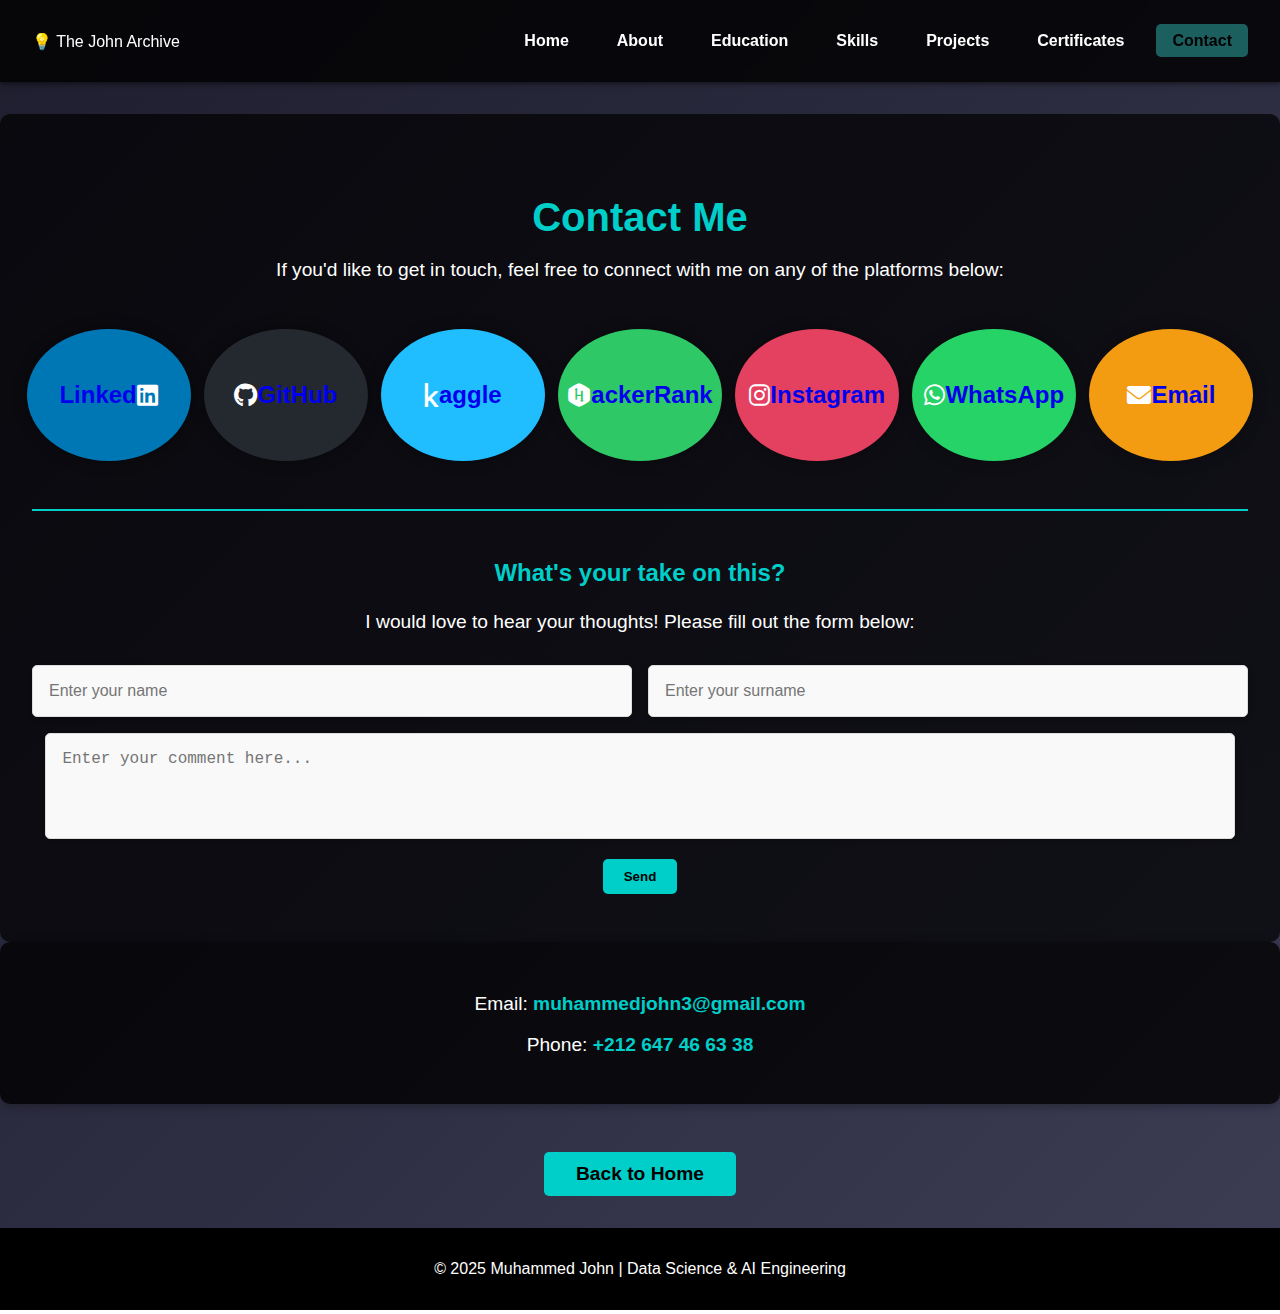
<file: johnsweb/contact.html>
<!DOCTYPE html>
<html lang="en">
<head>
    <meta charset="UTF-8">
    <meta name="viewport" content="width=device-width, initial-scale=1.0">
    <title>Contact - Muhammed John</title>
    <link rel="stylesheet" href="https://cdnjs.cloudflare.com/ajax/libs/font-awesome/6.0.0-beta3/css/all.min.css">
    <style>
        /* General Styling */
        body {
            font-family: "Arial", sans-serif;
            margin: 0;
            padding: 0;
            background: linear-gradient(135deg, #1e1e2f, #3c3c54);
            color: #fff;
        }

        /* Navbar */
        header {
            position: sticky;
            top: 0;
            background: rgba(0, 0, 0, 0.8);
            backdrop-filter: blur(10px);
            padding: 1rem 0;
            z-index: 1000;
            box-shadow: 0 2px 5px rgba(0, 0, 0, 0.5);
        }

        .navbar {
            display: flex;
            justify-content: space-between;
            align-items: center;
            padding: 0 2rem;
        }

        .nav-links {
            list-style: none;
            display: flex;
            gap: 1rem;
        }

        .nav-links a {
            color: #fff;
            text-decoration: none;
            font-weight: bold;
            padding: 0.5rem 1rem;
            transition: background 0.3s, color 0.3s;
            border-radius: 5px;
        }

        .nav-links a.active {
            background: #1b5f5f;
            color: black;
        }

        .nav-links a:hover {
            background: #00cec9;
            color: #000;
        }

        /* Sidebar Styles */
        .sidebar {
            position: fixed;
            top: 0;
            left: -200px; /* Start off-screen */
            width: 200px; /* Reduced width */
            height: 100%;
            background: rgba(0, 0, 0, 0.9);
            transition: left 0.3s ease;
            z-index: 1001;
            padding: 2rem 1rem;
            display: none; /* Initially hidden */
        }

        .sidebar.active {
            left: 0;
            display: block; /* Show when active */
        }

        .sidebar a {
            display: block;
            color: #fff;
            text-decoration: none;
            padding: 1rem 0;
            font-weight: bold;
            border-bottom: 1px solid #444;
            transition: background 0.3s;
        }

        .sidebar a:hover {
            background: #00cec9;
            color: #000;
        }

        .hamburger {
            display: none;
            cursor: pointer;
            font-size: 2rem;
            color: #fff;
            z-index: 1002;
        }

        /* Contact Section Styling */
        .contact-section {
            background: rgba(0, 0, 0, 0.7);
            padding: 3rem 2rem;
            margin-top: 2rem;
            border-radius: 10px;
            text-align: center;
            color: #fff;
        }

        .contact-section h2 {
            font-size: 2.5rem;
            margin-bottom: 1rem;
            color: #00cec9;
        }

        .contact-section p {
            font-size: 1.2rem;
            margin-bottom: 2rem;
        }

        .social-links {
            display: grid;
            grid-template-columns: repeat(auto-fill, minmax(150px, 1fr));
            gap: 1.5rem;
            justify-items: center;
            margin-top: 3rem;
        }

        .social-link {
            padding: 1rem 2rem;
            border-radius: 50%;
            text-decoration: none;
            font-weight: bold;
            font-size: 1.5rem;
            display: flex;
            align-items: center;
            justify-content: center;
            width: 100px;
            height: 100px;
            transition: transform 0.3s ease, background 0.3s ease;
            box-shadow: 0 0 15px rgba(0, 0, 0, 0.3);
        }

        .social-link.linkedin { background-color: #0077b5; }
        .social-link.github { background-color: #24292f; }
        .social-link.kaggle { background-color: #20beff; }
        .social-link.instagram { background-color: #e4405f; }
        .social-link.whatsapp { background-color: #25d366; }
        .social-link.email { background-color: #f39c12; }
        .social-link.hackerrank { background-color: #2EC866; }

        .social-link i {
            font-size: 1.5rem;
            color: #fff;
        }

        .social-link:hover {
            transform: scale(1.1);
            box-shadow: 0 0 20px rgba(0, 0, 0, 0.5);
        }

        hr {
            border: 0;
            height: 2px;
            background: #00cec9;
            margin: 3rem 0;
        }

        h3 {
            color:  #00cec9;
            font-size: x-large;
            font-weight: bold;
        }

        form {
            margin-top: 2rem;
        }

        input, textarea {
            padding: 1rem;
            border-radius: 5px;
            border: 1px solid #ddd;
            font-size: 1rem;
            margin-bottom: 1rem;
            background: #f9f9f9;
            color: #333;
            box-shadow: 2px 2px 5px rgba(0, 0, 0, 0.2);
        }

        .name-surname-container {
            display: flex;
            gap: 1rem;
            justify-content: center;
        }

        input.inline {
            width: 48%;
        }

        textarea {
            width: 95%;
            resize: none;
        }

        .back-home-btn {
            background: #00cec9;
            color: #000;
            padding: 0.7rem 1.5rem;
            border-radius: 5px;
            font-weight: bold;
            border: none;
            transition: background 0.3s;
            cursor: pointer;
        }

        button.cta {
            background: #00cec9;
            color: #000;
            padding: 0.6rem 1.3rem;
            border-radius: 5px;
            font-weight: bold;
            border: none;
            transition: background 0.3s;
            cursor: pointer;
        }

        button.cta:hover, .back-home-btn:hover {
            background: #00b894;
        }

        #msg {
            background-color: greenyellow;
            padding: 0.4rem;
            border-radius: 5px;
            color: #000;
            font-weight: bold;
            margin-top: 1rem;
            display: none;
        }
        


        /* Contact Details Styling */
        .contact-details {
            background: rgba(0, 0, 0, 0.8);
            padding: 2rem;
            border-radius: 10px;
            text-align: center;
            margin-bottom: 2rem;
            color: #fff;
            box-shadow: 0 2px 10px rgba(0, 0, 0, 0.3);
        }

        .contact-details p {
            font-size: 1.2rem;
            margin-bottom: 1rem;
        }

        .contact-details a {
            color: #00cec9;
            text-decoration: none;
            font-weight: bold;
            transition: color 0.3s;
        }

        .contact-details a:hover {
            color: #00b894;
        }


        .back-home-container {
            display: flex;
            justify-content: center;
            margin-top: 3rem;
        }

        .back-home-btn {
            background: #00cec9;
            color: #000;
            padding: 0.7rem 2rem;
            border-radius: 5px;
            text-decoration: none;
            font-weight: bold;
            font-size: 1.2rem;
            transition: background 0.3s;
        }

        .back-home-btn:hover {
            background: #00b894;
        }

        footer {
            background: #000;
            color: #fff;
            text-align: center;
            padding: 1rem 0;
            margin-top: 2rem;
        }

        @media only screen and (max-width: 1024px) {
            /* Navbar */
            .navbar {
                padding: 0.8rem 1.5rem; /* Adjusted padding */
            }

            .nav-links {
                display: none;
            }

            .hamburger {
                display: block;
            }

            .logo {
                font-size: 0.8rem; /* Reduced font size */
            }

            .sidebar a {
                width: 100%;
                padding: 0.8rem 1.5rem; /* Adjusted padding */
                text-align: left;
                font-size: 0.9rem; /* Reduced sidebar link size */
            }

            .sidebar a.active {
                background: #1b5f5f;
                color: black;
            }

            footer {
                font-size: 0.9rem; /* Reduced footer font size */
            }

            .social-link {
                width: 80px;
                height: 65px;
                padding: 0.7rem 1.7rem;
            }

            /* Reduce font sizes for smaller screens */
            .contact-section h2 {
                font-size: 1.8rem;
            }

            .contact-section p {
                font-size: 1rem;
            }

            .social-link {
                font-size: 1.2rem;
                padding: 0.8rem 1.5rem;
            }

            .social-link i {
                font-size: 1.2rem;
            }

            h3 {
                font-size: 1.5rem;
            }

            input, textarea {
                font-size: 0.9rem;
            }


            .contact-details p {
                font-size: 1rem;
            }
            .comment-form .cta {
                font-size: 0.9rem; 
                padding: 0.4rem 0.8rem; 
            }

            .back-home-btn {
                font-size: 1.1rem; /* Reduced button text size */
                padding: 0.55rem 1rem; /* Adjusted padding */
            }

            button.cta {
                padding: 0.4rem 1.2rem;
            }

            #msg {
                font-size: 0.7rem;
            }

        }

        /* For very small devices (mobile phones) */
        @media only screen and (max-width: 640px) {
            /* Navbar */
            .logo {
                font-size: 0.8rem; /* Further reduced logo font size */
            }

            .sidebar a {
                font-size: 0.8rem; /* Smaller sidebar links */
                padding: 0.6rem 1rem; /* Adjusted padding */
            }


            .social-link {
                width: 70px;
                height: 45px;
                padding: 0.5rem 1.4rem;
            }

            .contact-section h2 {
                font-size: 1.6rem;
            }

            .contact-section p {
                font-size: 0.9rem;
            }

            .social-link {
                font-size: 1rem;
                padding: 0.7rem 1.3rem;
            }

            .social-link i {
                font-size: 1.rem;
            }

            h3 {
                font-size: 1.3rem;
            }

            .name-surname-container {
                display: block;
            }

            input.inline {
                width: 95%;
            }

            input, textarea {
                font-size: 0.8rem;
            }


            .back-home-btn {
                font-size: 0.9rem; /* Smaller button font size */
                padding: 0.6rem 1rem; /* Adjusted padding */
            }

            .contact-details p {
                font-size: 0.9rem;
            }
            

            .logo {
                font-size: 0.9rem; /* Further reduced logo font size */
            }

            .sidebar a {
                font-size: 0.8rem; /* Smaller sidebar links */
                padding: 0.6rem 1rem; /* Adjusted padding */
            }

            footer {
                font-size: 0.8rem; /* Smaller footer font size */
            }
        }
    </style>
</head>
<body>
    <header>
        <nav class="navbar">
            <div class="logo">💡 The John Archive</div>
            <div class="hamburger">&#9776;</div>
            <ul class="nav-links">
                <li><a href="index.html">Home</a></li>
                <li><a href="about.html">About</a></li>
                <li><a href="education.html">Education</a></li>
                <li><a href="skills.html">Skills</a></li>
                <li><a href="projects.html">Projects</a></li>
                <li><a href="certificates.html">Certificates</a></li>
                <li><a href="contact.html" class="active">Contact</a></li>
            </ul>
        </nav>
    </header>

    <!-- Sidebar -->
    <div class="sidebar">
        <a href="index.html">Home</a>
        <a href="about.html">About Me</a>
        <a href="education.html">Education</a>
        <a href="skills.html">Skills</a>
        <a href="projects.html">Projects</a>
        <a href="certificates.html">Certificates</a>
        <a href="contact.html" class="active">Contact</a>
    </div>

    <section id="contact" class="contact-section">
        <div class="section-content">
            <h2>Contact Me</h2>
            <p>If you'd like to get in touch, feel free to connect with me on any of the platforms below:</p>

            <div class="social-links">
                <a href="https://www.linkedin.com/in/Maha-Jr" target="_blank" class="social-link linkedin">Linked <i class="fab fa-linkedin"></i></a>
                <a href="https://github.com/Maha-Jr10" target="_blank" class="social-link github"><i class="fab fa-github"></i> GitHub</a>
                <a href="https://www.kaggle.com/muhammedjohn" target="_blank" class="social-link kaggle"><i class="fab fa-kaggle"></i> aggle</a>
                <a href="https://www.hackerrank.com/Muhammedjohn3" target="_blank" class="social-link hackerrank"><i class="fab fa-hackerrank"></i> ackerRank</a>
                <a href="https://www.instagram.com/_maha_jr_" target="_blank" class="social-link instagram"><i class="fab fa-instagram"></i> Instagram</a>
                <a href="https://wa.me/+212697882357" target="_blank" class="social-link whatsapp"><i class="fab fa-whatsapp"></i> WhatsApp</a>
                <a href="mailto:muhammedjohnappleid@gmail.com" class="social-link email"><i class="fas fa-envelope"></i> Email</a>
            </div>

            <hr>

            <h3>What's your take on this?</h3>
            <p>I would love to hear your thoughts! Please fill out the form below:</p>

            <form name="submit-to-google-sheet" id="comment-form">
                <div class="name-surname-container">
                    <input type="text" id="name" name="name" class="inline" placeholder="Enter your name" required>
                    <input type="text" id="surname" name="surname" class="inline" placeholder="Enter your surname" required>
                </div>
                <textarea id="comment" name="comment" rows="4" placeholder="Enter your comment here..." required></textarea>
                <button type="submit" class="cta">Send</button>
            </form>            

            <div id="msg"></div>
            
        </div>
    </section>

    <section class="contact-details">
        <p>Email: <a href="mailto:muhammedjohn3@gmail.com">muhammedjohn3@gmail.com</a></p>
        <p>Phone: <a href="tel:+212647466338">+212 647 46 63 38</a></p>
    </section>
      
    <div class="back-home-container">
        <a href="index.html" class="back-home-btn">Back to Home</a>
    </div>

    <footer>
        <p>© 2025 Muhammed John | Data Science & AI Engineering</p>
    </footer>

    <script>
        const scriptURL = 'https://script.google.com/macros/s/AKfycbzylcp9uKSP6C_bBPWNQdLysi4ONM_E6JmCs9K37k4M79QpkgMktucTgoTWUIgrIdg6/exec'; // Replace with your actual Google Apps Script URL
        const form = document.forms['submit-to-google-sheet'];
        const msg = document.getElementById("msg");

        form.addEventListener('submit', e => {
            e.preventDefault();
            msg.style.display = "inline-block";
            msg.innerHTML = "Sending...";
        
            fetch(scriptURL, { method: 'POST', body: new FormData(form) })
                .then(response => {
                    if (response.ok) {
                        msg.innerHTML = "Message sent successfully!";
                        setTimeout(function(){
                            msg.innerHTML = "";
                            msg.style.display = "none";
                        }, 5000);
                        form.reset();
                    } else {
                        throw new Error(`HTTP error! status: ${response.status}`);
                    }
                })
                .catch(error => {
                    console.error('Error!', error.message);
                    msg.innerHTML = `Error: ${error.message}`;
                    setTimeout(function(){
                        msg.innerHTML = "";
                        msg.style.display = "none";
                    }, 4000);
                });
        });
        

        // Sidebar toggle functionality for mobile and tablets
        const hamburger = document.querySelector(".hamburger");
        const sidebar = document.querySelector(".sidebar");

        hamburger.addEventListener("click", () => {
            sidebar.classList.toggle("active");
        });

        // Close sidebar when clicking outside
        document.addEventListener("click", (e) => {
            if (!sidebar.contains(e.target) && !hamburger.contains(e.target)) {
                sidebar.classList.remove("active");
            }
        });
    </script>
</body>
</html>
</file>
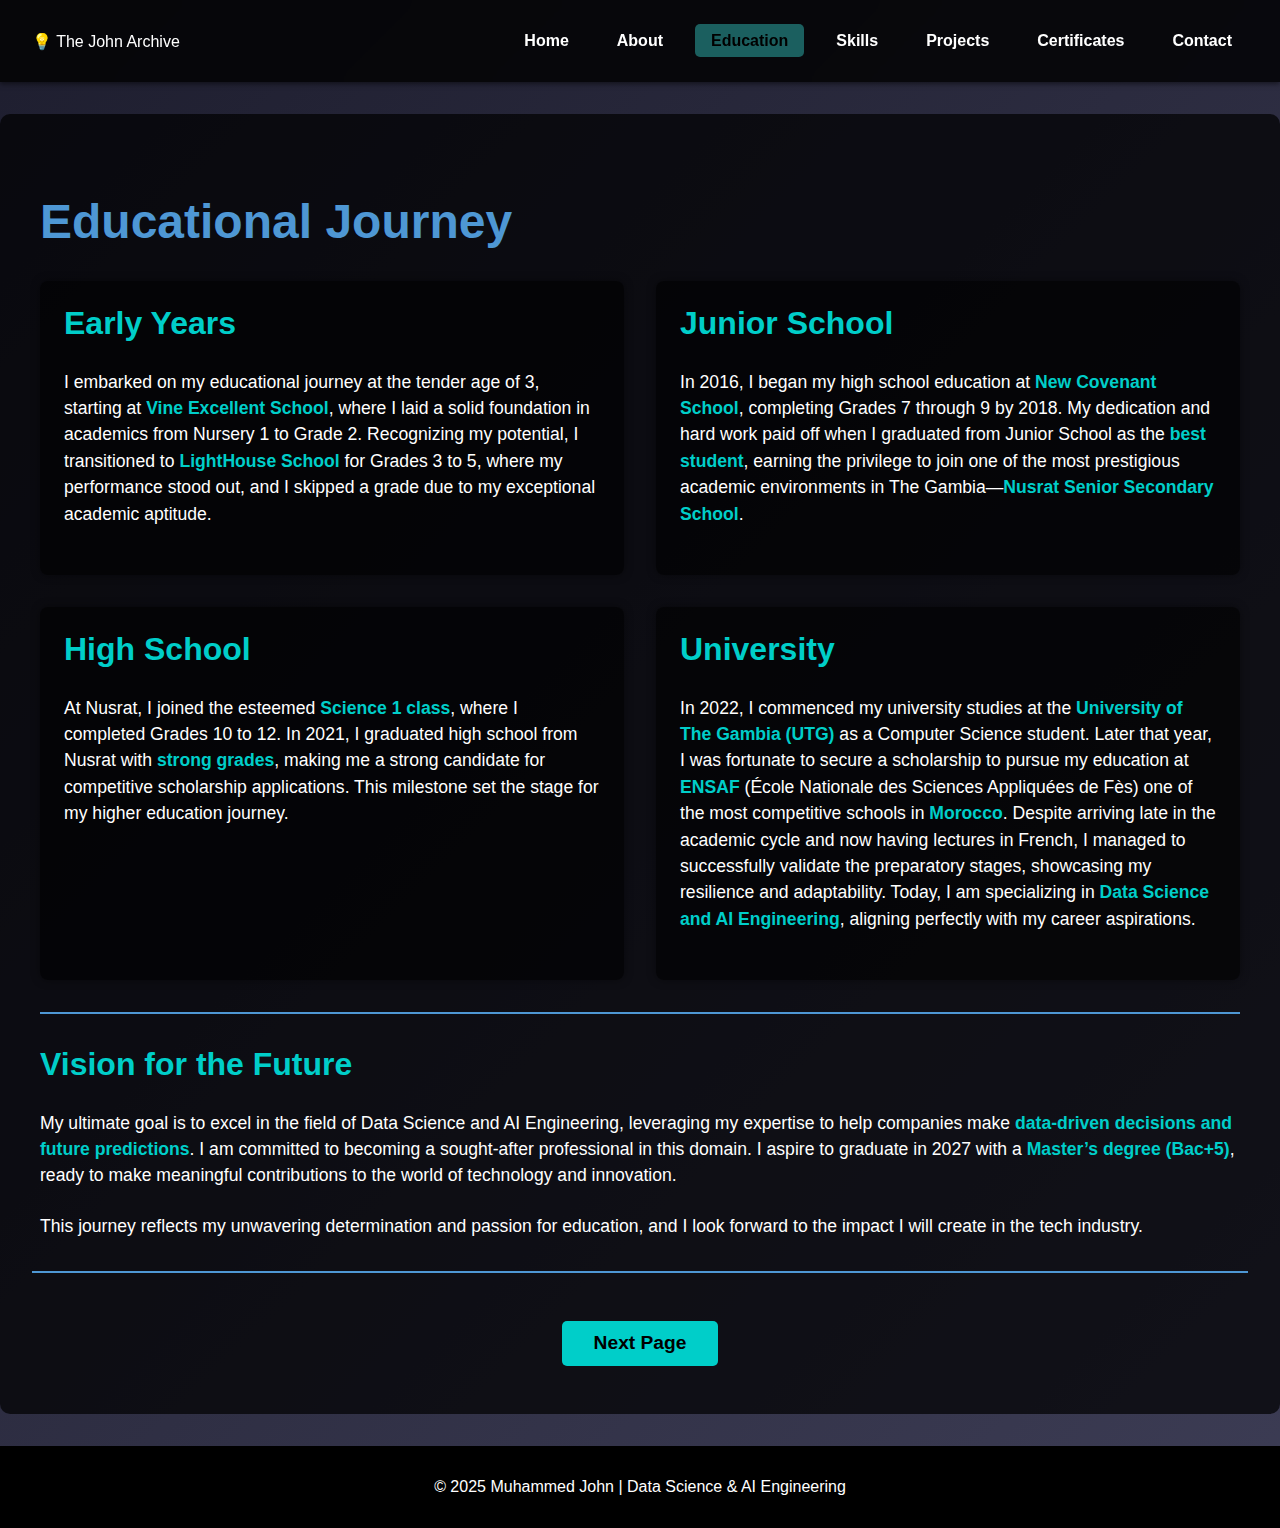
<file: johnsweb/education.html>
<!DOCTYPE html>
<html lang="en">
<head>
    <meta charset="UTF-8">
    <meta name="viewport" content="width=device-width, initial-scale=1.0">
    <title>Education - Muhammed John</title>
    <style>
        /* General Styling */
        body {
            font-family: "Arial", sans-serif;
            margin: 0;
            padding: 0;
            background: linear-gradient(135deg, #1e1e2f, #3c3c54);
            color: #fff;
        }

        /* Navbar */
        header {
            position: sticky;
            top: 0;
            background: rgba(0, 0, 0, 0.8);
            backdrop-filter: blur(10px);
            padding: 1rem 0;
            z-index: 1000;
            box-shadow: 0 2px 5px rgba(0, 0, 0, 0.5);
        }

        .navbar {
            display: flex;
            justify-content: space-between;
            align-items: center;
            padding: 0 2rem;
        }

        .nav-links {
            list-style: none;
            display: flex;
            gap: 1rem;
        }

        .nav-links a {
            color: #fff;
            text-decoration: none;
            font-weight: bold;
            padding: 0.5rem 1rem;
            transition: background 0.3s, color 0.3s;
            border-radius: 5px;
        }

        .nav-links a.active {
            background: #1b5f5f;
            color: black;
        }

        .nav-links a:hover {
            background: #00cec9;
            color: #000;
        }

        /* Sidebar Styles */
        .sidebar {
            position: fixed;
            top: 0;
            left: -200px; /* Start off-screen */
            width: 200px; /* Reduced width */
            height: 100%;
            background: rgba(0, 0, 0, 0.9);
            transition: left 0.3s ease;
            z-index: 1001;
            padding: 2rem 1rem;
            display: none; /* Initially hidden */
        }

        .sidebar.active {
            left: 0;
            display: block; /* Show when active */
        }

        .sidebar a {
            display: block;
            color: #fff;
            text-decoration: none;
            padding: 1rem 0;
            font-weight: bold;
            border-bottom: 1px solid #444;
            transition: background 0.3s;
        }

        .sidebar a:hover {
            background: #00cec9;
            color: #000;
        }

        .hamburger {
            display: none;
            cursor: pointer;
            font-size: 2rem;
            color: #fff;
            z-index: 1002;
        }

        /* Education Section */
        .education-section {
            background: rgba(0, 0, 0, 0.7);
            padding: 3rem 2rem;
            margin-top: 2rem;
            border-radius: 10px;
            color: #fff;
        }

        .education-content-container {
            max-width: 1200px;
            margin: 0 auto;
        }

        .education-text {
            text-align: left;
        }

        h1 {
            font-size: 3rem;
            color: #4e97d4; /* Different blue for h1 */
            margin-bottom: 1rem;
            font-weight: bold;
        }

        h2 {
            font-size: 2rem;
            margin-top: 2rem;
            color: #00cec9;
        }
        
        strong{
            color: #00cec9;
        }

        .education-text p {
            font-size: 1.1rem;
            line-height: 1.5;
            margin-bottom: 1.5rem;
        }

        /* Grid Layout for Sub-sections */
        .sub-sections {
            display: grid;
            grid-template-columns: 1fr 1fr; /* Two-column grid */
            gap: 2rem;
            margin-top: 2rem;
        }

        .sub-section {
            background: rgba(0, 0, 0, 0.6);
            padding: 1.5rem;
            border-radius: 8px;
            box-shadow: 0 0 10px rgba(0, 0, 0, 0.4);
        }

        .sub-section h2 {
            margin-top: 0;
        }

        .sub-section p {
            margin-top: 1rem;
        }

        .separator-line {
            margin-top: 2rem;
            border-top: 2px solid #4e97d4;
            width: 100%;
        }

        .next-page-container {
            display: flex;
            justify-content: center;
            margin-top: 3rem;
        }

        .next-page-btn {
            background: #00cec9;
            color: #000;
            padding: 0.7rem 2rem;
            border-radius: 5px;
            text-decoration: none;
            font-weight: bold;
            font-size: 1.2rem;
            transition: background 0.3s;
        }

        .next-page-btn:hover {
            background: #00b894;
        }

        footer {
            background: #000;
            color: #fff;
            text-align: center;
            padding: 1rem 0;
            margin-top: 2rem;
        }

        @media only screen and (max-width: 1024px) {
            /* Navbar */
            .navbar {
                padding: 0.8rem 1.5rem; /* Adjusted padding */
            }

            .nav-links {
                display: none;
            }

            .hamburger {
                display: block;
            }

            .logo {
                font-size: 0.8rem; /* Reduced font size */
            }

            .sidebar a {
                width: 100%;
                padding: 0.8rem 1.5rem; /* Adjusted padding */
                text-align: left;
                font-size: 0.9rem; /* Reduced sidebar link size */
            }

            .sidebar a.active {
                background: #1b5f5f;
                color: black;
            }

        
            .education-section {
                padding: 2rem;
            }
        
            h1 {
                font-size: 2.5rem; /* Reduced from 3rem */
            }
        
            h2 {
                font-size: 1.8rem; /* Reduced from 2rem */
            }
        
            .education-text p,
            .sub-section p {
                font-size: 1rem; /* Reduced from 1.1rem */
            }
        
            .sub-sections {
                grid-template-columns: 1fr 1fr; /* Display sub-sections in 2 columns on tablets */
            }

            .next-page-btn {
                font-size: 1.1rem; /* Reduced button text size */
                padding: 0.55rem 1rem; /* Adjusted padding */
            }

            footer {
                font-size: 0.9rem; /* Reduced footer font size */
            }
        }
        
        @media only screen and (max-width: 640px) {
            /* Navbar */
            .logo {
                font-size: 0.8rem; /* Further reduced logo font size */
            }

            .sidebar a {
                font-size: 0.8rem; /* Smaller sidebar links */
                padding: 0.6rem 1rem; /* Adjusted padding */
            }

            h1 {
                font-size: 2rem; /* Further reduced for smaller screens */
            }
        
            h2 {
                font-size: 1.5rem; /* Further reduced */
            }
        
            .education-text p,
            .sub-section p {
                font-size: 0.9rem; /* Further reduced */
            }
        
            .next-page-btn {
                font-size: 0.9rem; /* Smaller button font size */
                padding: 0.6rem 1rem; /* Adjusted padding */
            }
        
            .sub-sections {
                grid-template-columns: 1fr; /* Display sub-sections in 1 column on mobile */
            }

            footer {
                font-size: 0.8rem; /* Smaller footer font size */
            }
        }
        
    </style>
</head>
<body>
    <header>
        <nav class="navbar">
            <div class="logo">💡 The John Archive</div>
            <div class="hamburger">&#9776;</div>
            <ul class="nav-links">
                <li><a href="index.html">Home</a></li>
                <li><a href="about.html">About</a></li>
                <li><a href="education.html" class="active">Education</a></li>
                <li><a href="skills.html">Skills</a></li>
                <li><a href="projects.html">Projects</a></li>
                <li><a href="certificates.html">Certificates</a></li>
                <li><a href="contact.html">Contact</a></li>
            </ul>
        </nav>
    </header>

    <!-- Sidebar -->
    <div class="sidebar">
        <a href="index.html">Home</a>
        <a href="about.html">About Me</a>
        <a href="education.html" class="active">Education</a>
        <a href="skills.html">Skills</a>
        <a href="projects.html">Projects</a>
        <a href="certificates.html">Certificates</a>
        <a href="contact.html">Contact</a>
    </div>

    <section id="education" class="education-section">
        <div class="education-content-container">
            <div class="education-text">
                <h1>Educational Journey</h1>

                <div class="sub-sections">
                    <div class="sub-section">
                        <h2>Early Years</h2>
                        <p>I embarked on my educational journey at the tender age of 3, starting at <strong>Vine Excellent School</strong>, where I laid a solid foundation in academics from Nursery 1 to Grade 2. Recognizing my potential, I transitioned to <strong>LightHouse School</strong> for Grades 3 to 5, where my performance stood out, and I skipped a grade due to my exceptional academic aptitude.</p>
                    </div>

                    <div class="sub-section">
                        <h2>Junior School</h2>
                        <p>In 2016, I began my high school education at <strong>New Covenant School</strong>, completing Grades 7 through 9 by 2018. My dedication and hard work paid off when I graduated from Junior School as the <strong>best student</strong>, earning the privilege to join one of the most prestigious academic environments in The Gambia—<strong>Nusrat Senior Secondary School</strong>.</p>
                    </div>
                </div>

                <div class="sub-sections">
                    <div class="sub-section">
                        <h2>High School</h2>
                        <p>At Nusrat, I joined the esteemed <strong>Science 1 class</strong>, where I completed Grades 10 to 12. In 2021, I graduated high school from Nusrat with <strong>strong grades</strong>, making me a strong candidate for competitive scholarship applications. This milestone set the stage for my higher education journey.</p>
                    </div>

                    <div class="sub-section">
                        <h2>University</h2>
                        <p>In 2022, I commenced my university studies at the <strong>University of The Gambia (UTG)</strong> as a Computer Science student. Later that year, I was fortunate to secure a scholarship to pursue my education at <strong>ENSAF</strong> (École Nationale des Sciences Appliquées de Fès) one of the most competitive schools in <strong>Morocco</strong>. Despite arriving late in the academic cycle and now having lectures in French, I managed to successfully validate the preparatory stages, showcasing my resilience and adaptability. Today, I am specializing in <strong>Data Science and AI Engineering</strong>, aligning perfectly with my career aspirations.</p>
                    </div>
                </div>

                <div class="separator-line"></div>

                <h2>Vision for the Future</h2>
                <p>My ultimate goal is to excel in the field of Data Science and AI Engineering, leveraging my expertise to help companies make <strong>data-driven decisions and future predictions</strong>. I am committed to becoming a sought-after professional in this domain. I aspire to graduate in 2027 with a <strong>Master’s degree (Bac+5)</strong>, ready to make meaningful contributions to the world of technology and innovation.</p>

                <p>This journey reflects my unwavering determination and passion for education, and I look forward to the impact I will create in the tech industry.</p>
            </div>
        </div>

        <div class="separator-line"></div>

        <div class="next-page-container">
            <a href="skills.html" class="next-page-btn">Next Page</a>
        </div>
    </section>

    <footer>
        <p>© 2025 Muhammed John | Data Science & AI Engineering</p>
    </footer>

    <script>
        // Sidebar toggle functionality for mobile and tablets
        const hamburger = document.querySelector(".hamburger");
        const sidebar = document.querySelector(".sidebar");

        hamburger.addEventListener("click", () => {
            sidebar.classList.toggle("active"); // Toggle visibility
        });

        // Close sidebar when clicking outside
        document.addEventListener("click", (e) => {
            if (!sidebar.contains(e.target) && !hamburger.contains(e.target)) {
                sidebar.classList.remove("active");
            }
        });
    </script>
</body>
</html>
</file>
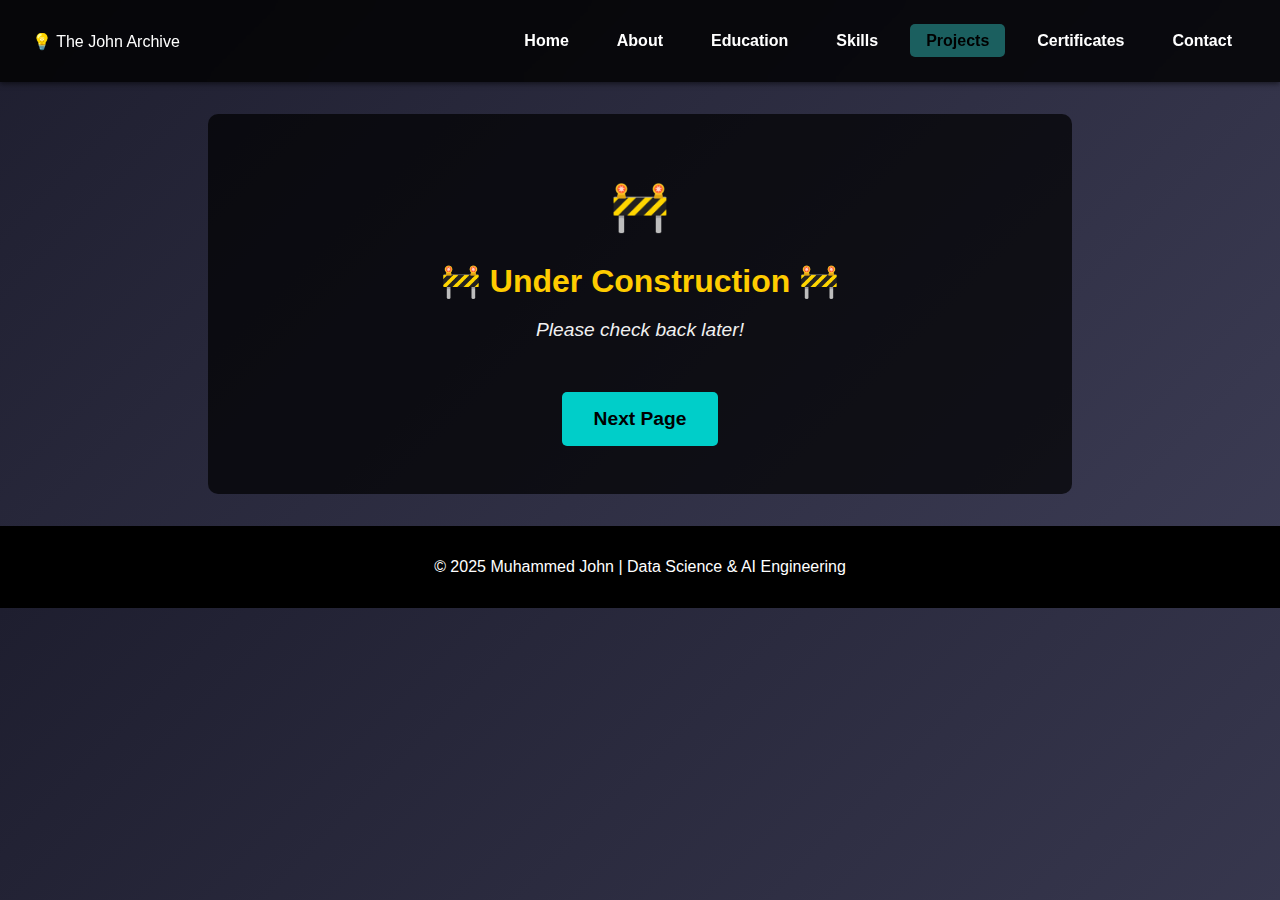
<file: johnsweb/projects.html>
<!DOCTYPE html>
<html lang="en">
<head>
    <meta charset="UTF-8">
    <meta name="viewport" content="width=device-width, initial-scale=1.0">
    <title>Projects - Muhammed John</title>
    <style>
        /* General Styling */
        body {
            font-family: "Arial", sans-serif;
            margin: 0;
            padding: 0;
            background: linear-gradient(135deg, #1e1e2f, #3c3c54);
            color: #fff;
        }

        /* Navbar */
        header {
            position: sticky;
            top: 0;
            background: rgba(0, 0, 0, 0.8);
            backdrop-filter: blur(10px);
            padding: 1rem 0;
            z-index: 1000;
            box-shadow: 0 2px 5px rgba(0, 0, 0, 0.5);
        }

        .navbar {
            display: flex;
            justify-content: space-between;
            align-items: center;
            padding: 0 2rem;
        }

        .nav-links {
            list-style: none;
            display: flex;
            gap: 1rem;
        }

        .nav-links a {
            color: #fff;
            text-decoration: none;
            font-weight: bold;
            padding: 0.5rem 1rem;
            transition: background 0.3s, color 0.3s;
            border-radius: 5px;
        }

        .nav-links a.active {
            background: #1b5f5f;
            color: black;
        }

        .nav-links a:hover {
            background: #00cec9;
            color: #000;
        }

        /* Sidebar Styles */
        .sidebar {
            position: fixed;
            top: 0;
            left: -200px; /* Start off-screen */
            width: 200px; /* Reduced width */
            height: 100%;
            background: rgba(0, 0, 0, 0.9);
            transition: left 0.3s ease;
            z-index: 1001;
            padding: 2rem 1rem;
            display: none; /* Initially hidden */
        }

        .sidebar.active {
            left: 0;
            display: block; /* Show when active */
        }

        .sidebar a {
            display: block;
            color: #fff;
            text-decoration: none;
            padding: 1rem 0;
            font-weight: bold;
            border-bottom: 1px solid #444;
            transition: background 0.3s;
        }

        .sidebar a:hover {
            background: #00cec9;
            color: #000;
        }

        .hamburger {
            display: none;
            cursor: pointer;
            font-size: 2rem;
            color: #fff;
            z-index: 1002;
        }

        /* Empty Section Styling */
        .empty-section {
            background: rgba(0, 0, 0, 0.7);
            margin: 2rem auto;
            padding: 3rem 2rem;
            border-radius: 10px;
            text-align: center;
            animation: fadeIn 2s ease;
            width: 90%;
            max-width: 800px;
        }

        .empty-section h2 {
            font-size: 2rem;
            color: #ffcc00;
            margin-bottom: 1rem;
        }

        .empty-section .message {
            font-size: 1.2rem;
            color: #f1f1f1;
            font-style: italic;
        }

        .empty-section::before {
            content: "🚧";
            font-size: 3rem;
            display: block;
            margin: 1rem auto;
            animation: shake 1s infinite;
        }

        .next-page-btn {
            display: inline-block;
            margin-top: 2rem;
            padding: 1rem 2rem;
            background: #00cec9;
            color: #000;
            font-weight: bold;
            text-decoration: none;
            border-radius: 5px;
            font-size: 1.2rem;
            transition: background 0.3s, transform 0.3s;
        }

        .next-page-btn:hover {
            background: #00b894;
            transform: translateY(-3px);
            box-shadow: 0 4px 10px rgba(0, 0, 0, 0.2);
        }

        /* Footer */
        footer {
            background: #000;
            color: #fff;
            text-align: center;
            padding: 1rem 0;
            margin-top: 1rem;
        }

        /* Animations */
        @keyframes fadeIn {
            from {
                opacity: 0;
                transform: translateY(20px);
            }
            to {
                opacity: 1;
                transform: translateY(0);
            }
        }

        @keyframes shake {
            0% { transform: translateX(-10px); }
            25% { transform: translateX(10px); }
            50% { transform: translateX(-10px); }
            75% { transform: translateX(10px); }
            100% { transform: translateX(0); }
        }

        /* Media Queries */
        @media only screen and (max-width: 1024px) {
            /* Navbar */
            .navbar {
                padding: 0.8rem 1.5rem; /* Adjusted padding */
            }

            .nav-links {
                display: none;
            }

            .hamburger {
                display: block;
            }

            .logo {
                font-size: 0.8rem; /* Reduced font size */
            }

            .sidebar a {
                width: 100%;
                padding: 0.8rem 1.5rem; /* Adjusted padding */
                text-align: left;
                font-size: 0.9rem; /* Reduced sidebar link size */
            }

            .sidebar a.active {
                background: #1b5f5f;
                color: black;
            }


            /* Empty Section */
            .empty-section {
                padding: 2rem 1rem; /* Reduced padding */
                width: 95%; /* Adjusted width */
            }

            .empty-section h2 {
                font-size: 1.5rem; /* Reduced heading size */
            }

            .empty-section .message {
                font-size: 1rem; /* Reduced message font size */
            }

            /* Footer */
            footer {
                font-size: 0.9rem; /* Reduced footer text size */
            }

            .next-page-btn {
                font-size: 1.1rem; /* Reduced button text size */
                padding: 0.55rem 1rem; /* Adjusted padding */
            }
        }

        /* For very small devices (mobile phones) */
        @media only screen and (max-width: 640px) {
            /* Navbar */
            .logo {
                font-size: 0.8rem; /* Further reduced logo font size */
            }

            .sidebar a {
                font-size: 0.8rem; /* Smaller sidebar links */
                padding: 0.6rem 1rem; /* Adjusted padding */
            }

            /* Empty Section */
            .empty-section {
                padding: 1.5rem 1rem; /* Further reduced padding */
            }

            .empty-section h2 {
                font-size: 1.2rem; /* Smaller heading size */
            }

            .empty-section .message {
                font-size: 0.9rem; /* Smaller message text */
            }

            .next-page-btn {
                font-size: 0.9rem; /* Smaller button font size */
                padding: 0.6rem 1rem; /* Adjusted padding */
            }

            /* Footer */
            footer {
                font-size: 0.8rem; /* Smaller footer text size */
            }
        }

    </style>

    
</head>
<body>
    <header>
        <nav class="navbar">
            <div class="logo">💡 The John Archive</div>
            <div class="hamburger">&#9776;</div>
            <ul class="nav-links">
                <li><a href="index.html">Home</a></li>
                <li><a href="about.html">About</a></li>
                <li><a href="education.html">Education</a></li>
                <li><a href="skills.html">Skills</a></li>
                <li><a href="projects.html" class="active">Projects</a></li>
                <li><a href="certificates.html">Certificates</a></li>
                <li><a href="contact.html">Contact</a></li>
            </ul>
        </nav>
    </header>

    <!-- Sidebar -->
    <div class="sidebar">
        <a href="index.html">Home</a>
        <a href="about.html">About Me</a>
        <a href="education.html">Education</a>
        <a href="skills.html">Skills</a>
        <a href="projects.html" class="active">Projects</a>
        <a href="certificates.html">Certificates</a>
        <a href="contact.html">Contact</a>
    </div>

    <section class="empty-section">
        <h2>🚧 Under Construction 🚧</h2>
        <p class="message">Please check back later!</p>
        <a href="certificates.html" class="next-page-btn">Next Page</a>
    </section>

    <footer>
        <p>© 2025 Muhammed John | Data Science & AI Engineering</p>
    </footer>

    <script>

        // Hamburger Menu Toggle
        const hamburger = document.querySelector(".hamburger");
        const sidebar = document.querySelector(".sidebar");

        hamburger.addEventListener("click", () => {
            sidebar.classList.toggle("active");
        });

        // Close sidebar when clicking outside
        document.addEventListener("click", (e) => {
            if (!sidebar.contains(e.target) && !hamburger.contains(e.target)) {
                sidebar.classList.remove("active");
            }
        });
    </script>
</body>
</html>
</file>
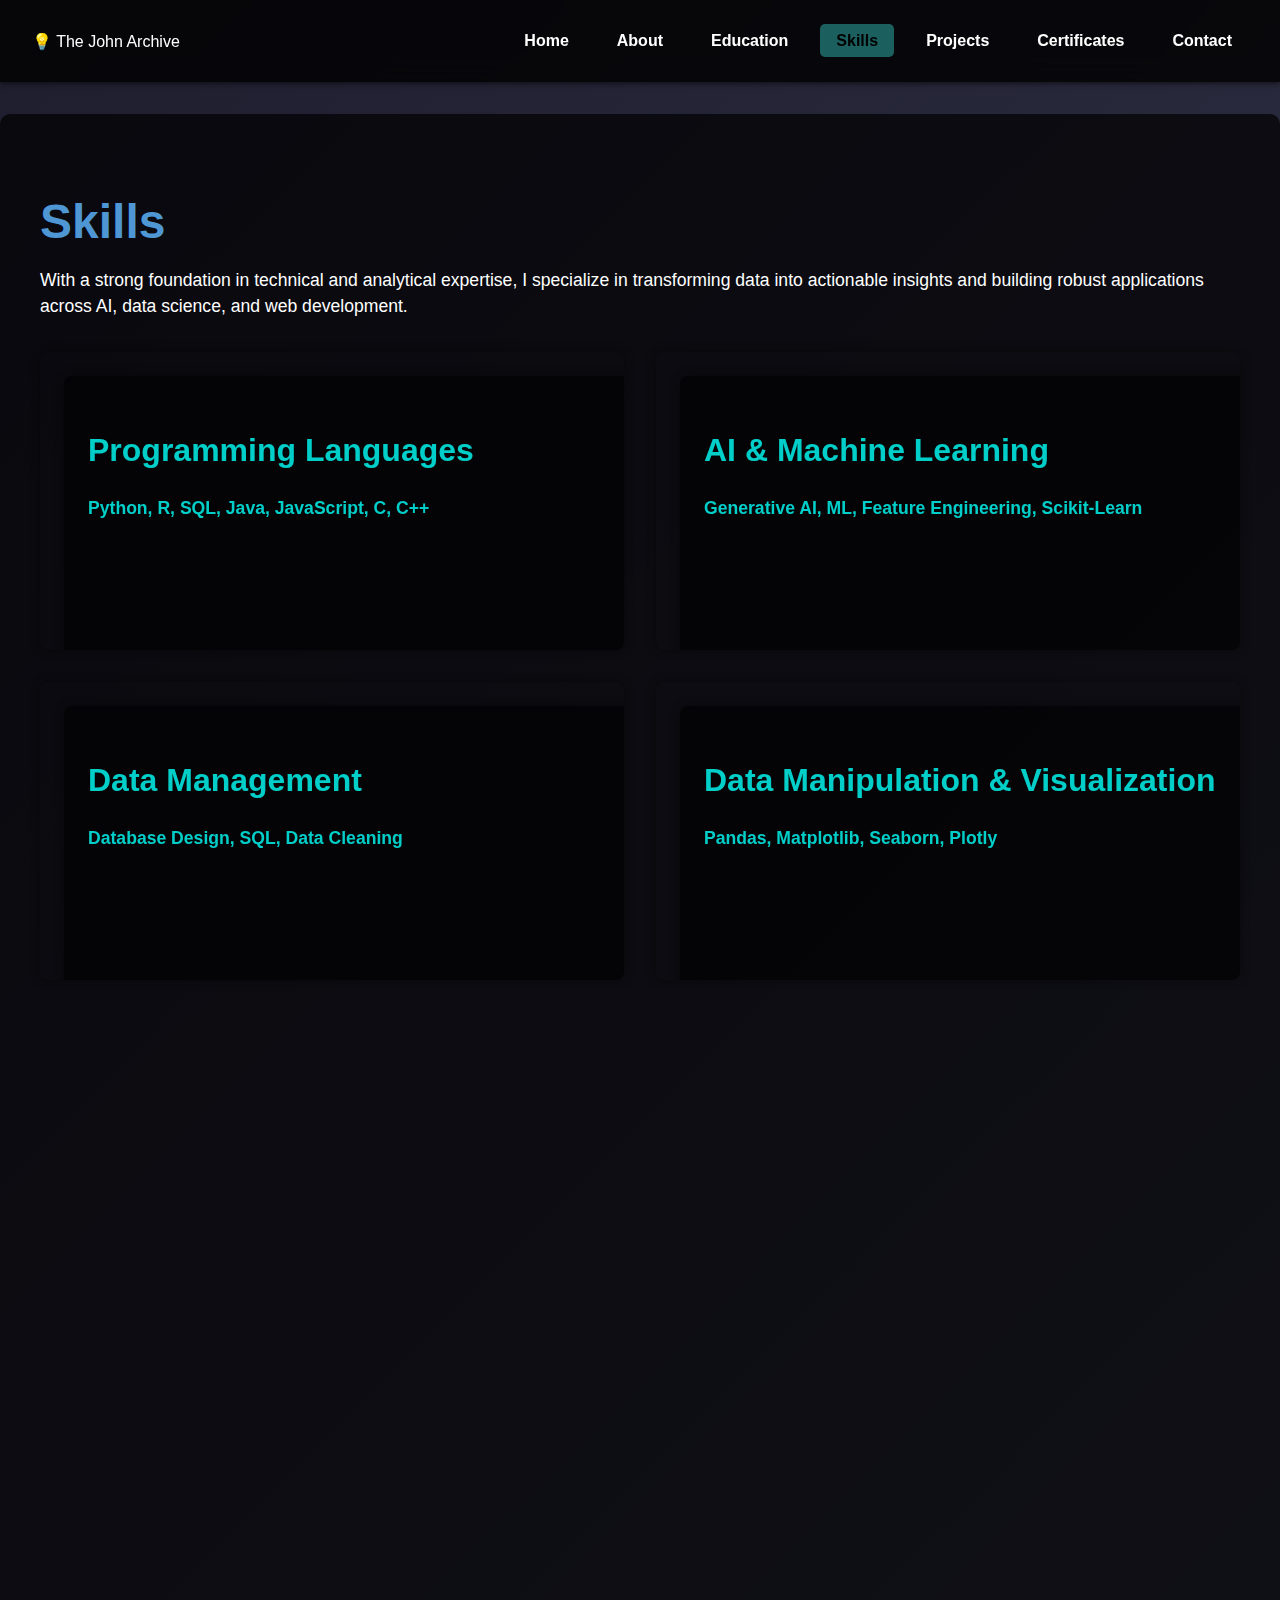
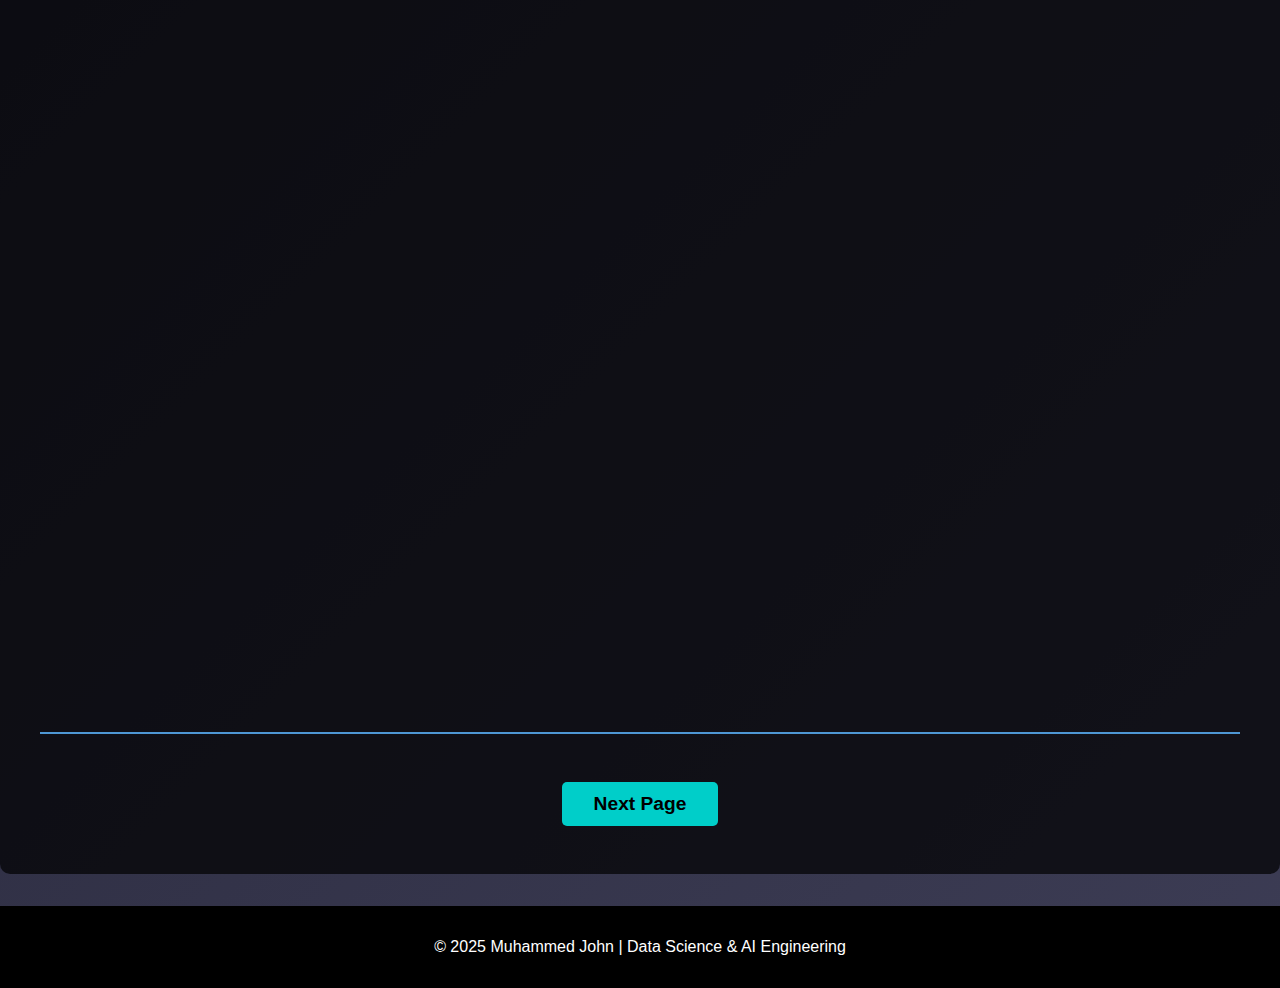
<file: johnsweb/skills.html>
<!DOCTYPE html>
<html lang="en">
<head>
    <meta charset="UTF-8">
    <meta name="viewport" content="width=device-width, initial-scale=1.0">
    <title>Skills - Muhammed John</title>
    <!-- FontAwesome CDN -->
    <link rel="stylesheet" href="https://cdnjs.cloudflare.com/ajax/libs/font-awesome/6.0.0-beta3/css/all.min.css">
    <style>
        /* General Styling */
        body {
            font-family: "Arial", sans-serif;
            margin: 0;
            padding: 0;
            background: linear-gradient(135deg, #1e1e2f, #3c3c54);
            color: #fff;
        }

        /* Navbar */
        header {
            position: sticky;
            top: 0;
            background: rgba(0, 0, 0, 0.8);
            backdrop-filter: blur(10px);
            padding: 1rem 0;
            z-index: 1000;
            box-shadow: 0 2px 5px rgba(0, 0, 0, 0.5);
        }

        .navbar {
            display: flex;
            justify-content: space-between;
            align-items: center;
            padding: 0 2rem;
        }

        .nav-links {
            list-style: none;
            display: flex;
            gap: 1rem;
        }

        .nav-links a {
            color: #fff;
            text-decoration: none;
            font-weight: bold;
            padding: 0.5rem 1rem;
            transition: background 0.3s, color 0.3s;
            border-radius: 5px;
        }

        .nav-links a.active {
            background: #1b5f5f;
            color: black;
        }

        .nav-links a:hover {
            background: #00cec9;
            color: #000;
        }

        /* Sidebar Styles */
        .sidebar {
            position: fixed;
            top: 0;
            left: -200px; /* Start off-screen */
            width: 200px; /* Reduced width */
            height: 100%;
            background: rgba(0, 0, 0, 0.9);
            transition: left 0.3s ease;
            z-index: 1001;
            padding: 2rem 1rem;
            display: none; /* Initially hidden */
        }

        .sidebar.active {
            left: 0;
            display: block; /* Show when active */
        }

        .sidebar a {
            display: block;
            color: #fff;
            text-decoration: none;
            padding: 1rem 0;
            font-weight: bold;
            border-bottom: 1px solid #444;
            transition: background 0.3s;
        }

        .sidebar a:hover {
            background: #00cec9;
            color: #000;
        }

        .hamburger {
            display: none;
            cursor: pointer;
            font-size: 2rem;
            color: #fff;
            z-index: 1002;
        }

        /* Skills Section */
        .skills-section {
            background: rgba(0, 0, 0, 0.7);
            padding: 3rem 2rem;
            margin-top: 2rem;
            border-radius: 10px;
            color: #fff;
            animation: fadeInUp 1s ease-out;
        }

        .skills-content-container {
            max-width: 1200px;
            margin: 0 auto;
        }

        .skills-text {
            text-align: left;
        }

        h1 {
            font-size: 3rem;
            color: #4e97d4; /* Different blue for h1 */
            margin-bottom: 1rem;
            font-weight: bold;
        }

        h2 {
            font-size: 2rem;
            margin-top: 2rem;
            color: #00cec9;
        }
        
        .card-back{
            text-align: center;
        }

        strong, h3{
            color: #00cec9;
        }

        .skills-text p {
            font-size: 1.1rem;
            line-height: 1.5;
            margin-bottom: 1.5rem;
        }

        .skills-grid {
            display: grid;
            grid-template-columns: 1fr 1fr;
            gap: 2rem;
            margin-top: 2rem;
        }

        .skill-category {
            background: rgba(0, 0, 0, 0.6);
            padding: 1.5rem;
            border-radius: 8px;
            box-shadow: 0 0 10px rgba(0, 0, 0, 0.4);
            transition: transform 0.3s ease, box-shadow 0.3s ease;
        }

        .skill-category:hover {
            transform: translateY(-10px) scale(1.05); /* Zoom and Translate */
            box-shadow: 0 8px 15px rgba(0, 0, 0, 0.6);
        }

        .skill-note {
            font-size: 1rem;
            margin-top: 1rem;
            color: #fff;
        }

        /* Separation Line */
        .separator-line {
            margin-top: 2rem;
            border-top: 2px solid #4e97d4; /* Light cyan color line */
            width: 100%;
        }

        /* Back to Home Button */
        .next-page-container {
            display: flex;
            justify-content: center;
            margin-top: 3rem;
        }

        .next-page-btn {
            background: #00cec9;
            color: #000;
            padding: 0.7rem 2rem;
            border-radius: 5px;
            text-decoration: none;
            font-weight: bold;
            font-size: 1.2rem;
            transition: background 0.3s;
        }

        .next-page-btn:hover {
            background: #00b894;
        }

        @keyframes fadeInUp {
            from {
                opacity: 0;
                transform: translateY(20px);
            }
            to {
                opacity: 1;
                transform: translateY(0);
            }
        }

        footer {
            background: #000;
            color: #fff;
            text-align: center;
            padding: 1rem 0;
            margin-top: 2rem;
        }

        /* Media Queries for Responsiveness */
        @media only screen and (max-width: 1024px) {
            /* Navbar */
            .navbar {
                padding: 0.8rem 1.5rem; /* Adjusted padding */
            }

            .nav-links {
                display: none;
            }

            .hamburger {
                display: block;
            }

            .logo {
                font-size: 0.8rem; /* Reduced font size */
            }

            .sidebar a {
                width: 100%;
                padding: 0.8rem 1.5rem; /* Adjusted padding */
                text-align: left;
                font-size: 0.9rem; /* Reduced sidebar link size */
            }

            .sidebar a.active {
                background: #1b5f5f;
                color: black;
            }

            /* Skills Section */
            .skills-section {
                padding: 2rem 1.5rem; /* Reduced padding */
            }

            .skills-text h1 {
                font-size: 2.5rem; /* Reduced h1 size */
            }

            .skills-text p {
                font-size: 1rem; /* Reduced paragraph font size */
            }

            .skills-grid {
                grid-template-columns: 1fr 1fr; /* Adjusted grid for tablets */
                gap: 1.5rem; /* Adjusted gap */
            }

            .skill-category h2 {
                font-size: 1.5rem; /* Reduced h2 size */
            }

            .skill-category p {
                font-size: 0.9rem; /* Reduced paragraph font size */
            }

            .skill-note {
                font-size: 0.8rem; /* Smaller note font size */
            }

            footer {
                font-size: 0.9rem; /* Reduced footer font size */
            }

            .next-page-btn {
                font-size: 1.1rem; /* Reduced button text size */
                padding: 0.55rem 1rem; /* Adjusted padding */
            }
        }

        @media only screen and (max-width: 640px) {
            /* Navbar */
            .logo {
                font-size: 0.8rem; /* Further reduced logo font size */
            }

            .sidebar a {
                font-size: 0.8rem; /* Smaller sidebar links */
                padding: 0.6rem 1rem; /* Adjusted padding */
            }

            /* Skills Section */
            .skills-section {
                padding: 1.5rem 1rem; /* Further reduced padding */
            }

            .skills-text h1 {
                font-size: 2rem; /* Smaller h1 size */
            }

            .skills-text p {
                font-size: 0.9rem; /* Smaller paragraph font size */
            }

            .skills-grid {
                grid-template-columns: 1fr; /* Display skills in 1 column on mobile */
                gap: 1rem; /* Adjusted gap */
            }

            .skill-category h2 {
                font-size: 1.2rem; /* Smaller h2 size */
            }

            .skill-category p {
                font-size: 0.8rem; /* Smaller paragraph font size */
            }

            .skill-note {
                font-size: 0.7rem; /* Even smaller note font size */
            }

            .next-page-btn {
                font-size: 0.9rem; /* Smaller button font size */
                padding: 0.6rem 1rem; /* Adjusted padding */
            }

            footer {
                font-size: 0.8rem; /* Smaller footer font size */
            }
        }

        
    </style>
    
<style>
    /* Add these new styles to existing CSS */
    .skill-category {
        opacity: 0;
        transform: translateY(20px);
        transition: all 0.6s cubic-bezier(0.25, 0.46, 0.45, 0.94);
    }

    .skill-category.card-visible {
        opacity: 1;
        transform: translateY(0);
    }

    .skill-category:hover {
        transform: translateY(-5px) scale(1.02);
        box-shadow: 0 12px 20px rgba(0, 206, 201, 0.2);
    }

    /* Staggered animation delays */
    .skills-grid:nth-child(odd) .skill-category:nth-child(1) { transition-delay: 0.1s; }
    .skills-grid:nth-child(odd) .skill-category:nth-child(2) { transition-delay: 0.3s; }
    .skills-grid:nth-child(even) .skill-category:nth-child(1) { transition-delay: 0.2s; }
    .skills-grid:nth-child(even) .skill-category:nth-child(2) { transition-delay: 0.4s; }

    @media (max-width: 640px) {
        .skill-category {
            transition-delay: 0s !important;
        }
    }

    /* New Flip Card Styles */
    .skill-category {
        perspective: 1000px;
        cursor: pointer;
        background: transparent !important;
        overflow: hidden;
    }

    .card-inner {
        position: relative;
        width: 100%;
        height: 100%;
        transition: transform 0.6s;
        transform-style: preserve-3d;
        min-height: 250px;
    }

    .skill-category.is-flipped .card-inner {
        transform: rotateY(180deg);
    }

    .card-front,
    .card-back {
        position: absolute;
        width: 100%;
        height: 100%;
        backface-visibility: hidden;
        padding: 1.5rem;
        background: rgba(0, 0, 0, 0.6);
        border-radius: 8px;
        box-shadow: 0 0 10px rgba(0, 0, 0, 0.4);
    }

    .card-back {
        transform: rotateY(180deg);
        background: rgba(0, 206, 201, 0.1);
    }

    .skill-note {
        font-size: 0.95rem;
        line-height: 1.6;
        margin: 1rem 0 0 0;
    }

    .flip-indicator {
        position: absolute;
        bottom: 10px;
        right: 10px;
        font-size: 0.8rem;
        color: #00cec9;
        opacity: 0.7;
    }

    /* Adjust hover effects */
    .skill-category:hover:not(.is-flipped) .card-front {
        transform: translateY(-5px);
        box-shadow: 0 8px 15px rgba(0, 0, 0, 0.6);
    }

    /* Scroll animations */
    .skill-category {
        opacity: 0;
        transform: translateY(20px);
        transition: all 0.6s cubic-bezier(0.25, 0.46, 0.45, 0.94);
    }

    .skill-category.card-visible {
        opacity: 1;
        transform: translateY(0);
    }
</style>

</head>
<body>
    <header>
        <nav class="navbar">
            <div class="logo">💡 The John Archive</div>
            <div class="hamburger">&#9776;</div>
            <ul class="nav-links">
                <li><a href="index.html">Home</a></li>
                <li><a href="about.html">About</a></li>
                <li><a href="education.html">Education</a></li>
                <li><a href="skills.html" class="active">Skills</a></li>
                <li><a href="projects.html">Projects</a></li>
                <li><a href="certificates.html">Certificates</a></li>
                <li><a href="contact.html">Contact</a></li>
            </ul>
        </nav>
    </header>

    <!-- Sidebar -->
    <div class="sidebar">
        <a href="index.html">Home</a>
        <a href="about.html">About Me</a>
        <a href="education.html">Education</a>
        <a href="skills.html" class="active">Skills</a>
        <a href="projects.html">Projects</a>
        <a href="certificates.html">Certificates</a>
        <a href="contact.html">Contact</a>
    </div>

    <section id="skills" class="skills-section">
        <div class="skills-content-container">
            <div class="skills-text">
                <h1>Skills</h1>
                <p>With a strong foundation in technical and analytical expertise, I specialize in transforming data into actionable insights and building robust applications across AI, data science, and web development.</p>

                <!-- Programming Languages Card -->
                <div class="skills-grid">
                    <div class="skill-category" onclick="this.classList.toggle('is-flipped')">
                        <div class="card-inner">
                            <div class="card-front">
                                <h2>Programming Languages</h2>
                                <p><strong>Python, R, SQL, Java, JavaScript, C, C++</strong></p>
                            </div>
                            <div class="card-back">
                                <h3>Programming Languages</h3>
                                <p class="skill-note">
                                    Proficient in leveraging Python for data analysis and machine learning workflows, 
                                    SQL for database querying, and JavaScript for dynamic web interactions. 
                                    Experienced in low-level programming with C/C++ for performance-critical tasks 
                                    and Java for object-oriented software design.
                                </p>
                                <div class="flip-indicator">↻ Click to close</div>
                            </div>
                        </div>
                    </div>

                    <!-- AI & Machine Learning Card -->
                    <div class="skill-category" onclick="this.classList.toggle('is-flipped')">
                        <div class="card-inner">
                            <div class="card-front">
                                <h2>AI & Machine Learning</h2>
                                <p><strong>Generative AI, ML, Feature Engineering, Scikit-Learn</strong></p>
                            </div>
                            <div class="card-back">
                                <h3>AI & Machine Learning</h3>
                                <p class="skill-note">
                                    Expertise in end-to-end machine learning pipelines including feature engineering, 
                                    model training, and hyperparameter tuning. Proficient in Scikit-Learn for 
                                    classification, regression, and clustering tasks. Experience with generative AI 
                                    concepts for synthetic data generation.
                                </p>
                                <div class="flip-indicator">↻ Click to close</div>
                            </div>
                        </div>
                    </div>
                </div>

                <!-- Data Management Card -->
                <div class="skills-grid">
                    <div class="skill-category" onclick="this.classList.toggle('is-flipped')">
                        <div class="card-inner">
                            <div class="card-front">
                                <h2>Data Management</h2>
                                <p><strong>Database Design, SQL, Data Cleaning</strong></p>
                            </div>
                            <div class="card-back">
                                <h3>Data Management</h3>
                                <p class="skill-note">
                                    Skilled in designing normalized relational databases and optimizing SQL queries. 
                                    Experienced in data cleaning workflows including outlier detection and schema alignment. 
                                    Proficient in transforming raw data into analysis-ready formats.
                                </p>
                                <div class="flip-indicator">↻ Click to close</div>
                            </div>
                        </div>
                    </div>

                    <!-- Data Visualization Card -->
                    <div class="skill-category" onclick="this.classList.toggle('is-flipped')">
                        <div class="card-inner">
                            <div class="card-front">
                                <h2>Data Manipulation & Visualization</h2>
                                <p><strong>Pandas, Matplotlib, Seaborn, Plotly</strong></p>
                            </div>
                            <div class="card-back">
                                <h3>Data Visualization</h3>
                                <p class="skill-note">
                                    Adept at using Pandas for complex data transformations and time-series analysis. 
                                    Create compelling visual narratives with Matplotlib/Seaborn and interactive 
                                    dashboards with Plotly. Specialize in tailoring visualizations to audience needs.
                                </p>
                                <div class="flip-indicator">↻ Click to close</div>
                            </div>
                        </div>
                    </div>
                </div>

                <!-- Web Development Card -->
                <div class="skills-grid">
                    <div class="skill-category" onclick="this.classList.toggle('is-flipped')">
                        <div class="card-inner">
                            <div class="card-front">
                                <h2>Web Development</h2>
                                <p><strong>HTML, CSS, JavaScript, Responsive Design</strong></p>
                            </div>
                            <div class="card-back">
                                <h3>Web Development</h3>
                                <p class="skill-note">
                                    Build responsive, mobile-first web interfaces with modern HTML5/CSS3 layouts. 
                                    Implement dynamic experiences using vanilla JavaScript. Focus on cross-browser 
                                    compatibility and accessibility standards.
                                </p>
                                <div class="flip-indicator">↻ Click to close</div>
                            </div>
                        </div>
                    </div>

                    <!-- Software Engineering Card -->
                    <div class="skill-category" onclick="this.classList.toggle('is-flipped')">
                        <div class="card-inner">
                            <div class="card-front">
                                <h2>Canva Design</h2>
                                <p><strong>Graphic Design · Visual Content Creation · Branding</strong></p>
                            </div>
                            <div class="card-back">
                                <h3>Canva Design</h3>
                                <p class="skill-note">
                                    Proficient in using Canva to create visually appealing designs for social media, presentations, and marketing materials. 
                                    Skilled in designing graphics, posters, infographics, and branding materials. Experienced in leveraging Canva's tools 
                                    for efficient and creative content creation.
                                </p>
                                <div class="flip-indicator">↻ Click to close</div>
                            </div>
                        </div>
                    </div>
                </div>

                <!-- Math & Languages Cards -->
                <div class="skills-grid">
                    <div class="skill-category" onclick="this.classList.toggle('is-flipped')">
                        <div class="card-inner">
                            <div class="card-front">
                                <h2>Mathematics & Statistics</h2>
                                <p><strong>Statistical Analysis, Linear Algebra, Calculus</strong></p>
                            </div>
                            <div class="card-back">
                                <h3>Mathematics & Statistics</h3>
                                <p class="skill-note">
                                    Solid foundation in statistical methods including hypothesis testing and regression analysis. 
                                    Apply linear algebra for dimensionality reduction and calculus for gradient-based optimization 
                                    in machine learning.
                                </p>
                                <div class="flip-indicator">↻ Click to close</div>
                            </div>
                        </div>
                    </div>

                    <div class="skill-category" onclick="this.classList.toggle('is-flipped')">
                        <div class="card-inner">
                            <div class="card-front">
                                <h2>Languages</h2>
                                <p><strong>English (Advanced), French (Intermediate), Spanish (Beginner)</strong></p>
                            </div>
                            <div class="card-back">
                                <h3>Languages</h3>
                                <p class="skill-note">
                                    Effectively collaborate in multicultural teams with advanced English proficiency. 
                                    Comfortable reading technical documentation in French and communicating basic ideas 
                                    in Spanish. Experienced in translating technical concepts.
                                </p>
                                <div class="flip-indicator">↻ Click to close</div>
                            </div>
                        </div>
                    </div>
                </div>

                <div class="skills-grid">
                    <div class="skill-category" onclick="this.classList.toggle('is-flipped')">
                        <div class="card-inner">
                            <div class="card-front">
                                <h2>Problem Solving & Critical Thinking</h2>
                                <p><strong>Analytical Thinking · Logical Reasoning · Creative Solutions</strong></p>
                            </div>
                            <div class="card-back">
                                <h3>Problem Solving & Critical Thinking</h3>
                                <p class="skill-note">
                                    Strong ability to analyze complex problems, break them down into manageable components, and develop effective solutions. 
                                    Skilled at evaluating multiple perspectives and applying logical reasoning to make informed decisions. Experienced in 
                                    identifying root causes of issues and implementing practical, innovative solutions.
                                </p>
                                <div class="flip-indicator">↻ Click to close</div>
                            </div>
                        </div>
                    </div>
                
                    <div class="skill-category" onclick="this.classList.toggle('is-flipped')">
                        <div class="card-inner">
                            <div class="card-front">
                                <h2>Creativity & Innovation</h2>
                                <p><strong>Ideation · Adaptability · Out-of-the-Box Thinking</strong></p>
                            </div>
                            <div class="card-back">
                                <h3>Creativity & Innovation</h3>
                                <p class="skill-note">
                                    Proven ability to approach challenges with creativity and develop innovative solutions. Skilled at thinking outside 
                                    the box to overcome obstacles and improve processes. Experienced in adapting to new situations and finding unique 
                                    ways to solve problems.
                                </p>
                                <div class="flip-indicator">↻ Click to close</div>
                            </div>
                        </div>
                    </div>
                </div>

                <div class="skills-grid">
                    <div class="skill-category" onclick="this.classList.toggle('is-flipped')">
                        <div class="card-inner">
                            <div class="card-front">
                            <h2>Leadership</h2>
                            <p><strong>Team Collaboration · Decision Making · Mentorship</strong></p>
                        </div>
                        <div class="card-back">
                            <h3>Leadership</h3>
                            <p class="skill-note">
                                Experienced in leading teams and fostering collaboration to achieve common goals. Skilled in making informed decisions, 
                                managing resources effectively, and guiding team members through challenges. Passionate about mentorship and helping 
                                others grow both personally and professionally.
                            </p>
                            <div class="flip-indicator">↻ Click to close</div>
                        </div>
                        </div>
                    </div>
                </div>

                <div class="separator-line"></div>
                <div class="next-page-container">
                    <a href="projects.html" class="next-page-btn">Next Page</a>
                </div>
            </div>
        </div>
    </section>
    <footer>
        <p>© 2025 Muhammed John | Data Science & AI Engineering</p>
    </footer>

    <script>
        // Hamburger Menu Toggle
        const hamburger = document.querySelector(".hamburger");
        const sidebar = document.querySelector(".sidebar");

        hamburger.addEventListener("click", () => {
            sidebar.classList.toggle("active");
        });

        // Close sidebar when clicking outside
        document.addEventListener("click", (e) => {
            if (!sidebar.contains(e.target) && !hamburger.contains(e.target)) {
                sidebar.classList.remove("active");
            }
        });

        // Scroll-triggered animations for skill cards
        document.addEventListener("DOMContentLoaded", () => {
            const skillCards = document.querySelectorAll(".skill-category");

            // Configure the Intersection Observer
            const observerOptions = {
                threshold: 0.1,
                rootMargin: "0px"
            };

            const observer = new IntersectionObserver((entries, observer) => {
                entries.forEach(entry => {
                    if (entry.isIntersecting) {
                        entry.target.classList.add("card-visible");
                        observer.unobserve(entry.target);
                    }
                });
            }, observerOptions);

            // Observe each skill card
            skillCards.forEach(card => {
                observer.observe(card);
            });
        });

        // Card flip functionality
        document.addEventListener("click", function(e) {
            // Close all cards when clicking outside
            if (!e.target.closest(".skill-category")) {
                document.querySelectorAll(".skill-category").forEach(card => {
                    card.classList.remove("is-flipped");
                });
            }
        });

        // Prevent text selection while flipping
        document.querySelectorAll(".skill-category").forEach(card => {
            card.addEventListener("mousedown", (e) => {
                if (e.detail > 1) e.preventDefault();
            });
        });

    </script>
</body>
</html>
</file>
<file: shared.css>
body {
    font-family: "Arial", sans-serif;
    margin: 0;
    padding: 0;
    background: linear-gradient(135deg, #1e1e2f, #3c3c54);
    color: #fff;
}

/* Navbar */
header {
    position: sticky;
    top: 0;
    background: rgba(0, 0, 0, 0.8);
    backdrop-filter: blur(10px);
    padding: 1rem 0;
    z-index: 1000;
    box-shadow: 0 2px 5px rgba(0, 0, 0, 0.5);
}

.navbar {
    display: flex;
    justify-content: space-between;
    align-items: center;
    padding: 0 2rem;
}

.nav-links {
    list-style: none;
    display: flex;
    gap: 1rem;
}

.nav-links a {
    color: #fff;
    text-decoration: none;
    font-weight: bold;
    padding: 0.5rem 1rem;
    transition: background 0.3s, color 0.3s;
    border-radius: 5px;
}

.nav-links a.active {
    background: #1b5f5f;
    color: black;
}

.nav-links a:hover {
    background: #00cec9;
    color: #000;
}

/* Sidebar Styles */
.sidebar {
    position: fixed;
    top: 0;
    left: -200px; /* Start off-screen */
    width: 200px; /* Reduced width */
    height: 100%;
    background: rgba(0, 0, 0, 0.9);
    transition: left 0.3s ease;
    z-index: 1001;
    padding: 2rem 1rem;
    display: none; /* Initially hidden */
}

.sidebar.active {
    left: 0;
    display: block; /* Show when active */
}

.sidebar a {
    display: block;
    color: #fff;
    text-decoration: none;
    padding: 1rem 0;
    font-weight: bold;
    border-bottom: 1px solid #444;
    transition: background 0.3s;
}

.sidebar a:hover {
    background: #00cec9;
    color: #000;
}

.hamburger {
    display: none;
    cursor: pointer;
    font-size: 2rem;
    color: #fff;
    z-index: 1002;
}

/* Next Page Button */
.next-page-container {
    display: flex;
    justify-content: center;
    margin-top: 3rem;
}

.next-page-btn {
    border: 2px solid #00cec9;
    color: #00cec9;
    background: transparent;
    padding: 0.7rem 2rem;
    border-radius: 5px;
    text-decoration: none;
    font-weight: bold;
    font-size: 1.2rem;
    transition: background 0.3s;
}

.next-page-btn:hover {
    background: #00cec9;
    color: #000;
}

footer {
    background: #000;
    color: #fff;
    text-align: center;
    padding: 1rem 0;
    margin-top: 2rem;
}

@media (max-width: 1024px) {

    body {
        font-size: 14px; /* Adjust overall font size */
    }
    /* Navbar */
    .navbar {
        padding: 0.8rem 1.5rem; /* Adjusted padding */
        /*padding: 0.5rem 1rem;*/
    }

    .nav-links {
        display: none;
    }

    .hamburger {
        display: block;
    }

    .logo {
        font-size: 0.8rem; /* Reduced font size */
    }

    .sidebar a {
        width: 100%;
        padding: 0.8rem 1.5rem; /* Adjusted padding */
        text-align: left;
        font-size: 0.9rem; /* Reduced sidebar link size */
    }

    .sidebar a.active {
        background: #1b5f5f;
        color: black;
    }

    .next-page-btn {
        font-size: 1.1rem; 
        padding: 0.55rem 1rem; 
    }

    footer {
        font-size: 0.9rem; 
    }
}

@media (max-width: 640px) {
    body {
        font-size: 12px; 
    }

    .navbar {
        padding: 0.5rem 0.5rem;
    }

    
    .logo {
        font-size: 0.8rem; 
    }

    .sidebar a {
        font-size: 0.8rem; 
        padding: 0.6rem 1rem; 
    }

    .next-page-btn {
        font-size: 0.9rem; 
        padding: 0.6rem 1rem; 
    }

    footer {
        font-size: 0.8rem; 
    }
}
</file>
<file: experience.css>
.experience-section {
    background: rgba(5, 5, 5, 0.82);
    border-radius: 18px;
    max-width: 900px;
    margin: 2.5rem auto 2rem auto;
    padding: 2.5rem 1.5rem 2rem 1.5rem;
    box-shadow: 0 8px 32px 0 rgba(31, 174, 172, 0.13);
}

.experience-content-container {
    max-width: 700px;
    margin: 0 auto;
}

h1 {
    font-size: 2.1rem;
    color: #00cec9;
    margin-bottom: 2.2rem;
    font-weight: bold;
    letter-spacing: 1px;
    text-align: center;
    font-family: 'Montserrat', Arial, sans-serif;
    padding: 1rem 0;
    background: linear-gradient(90deg, #181a2a 60%, #00cec930 100%);
    border-radius: 18px;
    box-shadow: 0 2px 16px 0 rgba(0, 206, 201, 0.08);
    border-bottom: 3px solid #00cec9;
    border-top: 3px solid #ffcc00;
}

.experience-card {
    background: linear-gradient(120deg, #181a2a 70%, #222218 100%);
    border-radius: 12px;
    box-shadow: 0 2px 12px 0 rgba(0, 206, 201, 0.07);
    margin-bottom: 2rem;
    padding: 1.3rem 1.2rem 1rem 1.2rem;
    transition: box-shadow 0.3s, transform 0.3s;
    border-left: 4px solid #00cec9;
    position: relative;
}

.experience-card:last-child {
    margin-bottom: 1.5rem;
}

.experience-card:hover {
    box-shadow: 0 4px 24px 0 rgba(0, 206, 201, 0.13);
    transform: translateY(-3px) scale(1.01);
}

.experience-title {
    display: flex;
    align-items: center;
    gap: 0.7rem;
    margin-bottom: 0.7rem;
    flex-wrap: wrap;
}

.dot {
    display: inline-block;
    width: 13px;
    height: 13px;
    background: linear-gradient(135deg, #00cec9 60%, #4e97d4 100%);
    border-radius: 50%;
    margin-right: 0.5rem;
    border: 2px solid #fff;
    box-shadow: 0 0 0 2px #232b50;
}

.experience-title strong {
    color: #ffcc00;         
    font-weight: 700;
    font-size: 1.2rem;
    letter-spacing: 0.5px;
}

.exp-org {
    color: #00cec9;         
    font-size: 1.1rem;
    font-weight: 500;
    margin-left: 2.2rem;
}

.exp-date {
    color: #4e97d4;         
    display: inline-block;
    font-size: 1.1rem;
    font-weight: 500;
    margin-left: auto;
}

.experience-details {
    margin: 0.2rem 0 0 1.7rem;
    margin-left: 3.4rem;
    padding: 0;
    list-style: disc;
    color: #e0f7fa;
    font-size: 1.04rem;
    line-height: 1.7;
}

.languages-card {
    background: repeating-linear-gradient(
        135deg,
        #181a2a 0px,
        #181a2a 20px,
        #222218 20px,
        #222218 40px
    );
    border-radius: 22px;
    box-shadow: 0 6px 28px 0 rgba(255, 204, 0, 0.13);
    padding: 1.5rem 2rem 1.2rem 2rem;
    margin: 2rem auto 1.8rem auto;
    border-left: 6px double #ffcc00;
    border-right: 6px double #00cec9;
    border-top: none;
    border-bottom: none;
    position: relative;
    overflow: hidden;
    max-width: 420px;
    min-width: 220px;
    width: 90%;
    transition: box-shadow 0.3s;
}

.languages-card:hover {
    box-shadow: 0 12px 36px 0 rgba(255, 204, 0, 0.18);
}

.languages-card::before {
    content: "\f1ab";
    font-family: "Font Awesome 5 Free";
    font-weight: 900;
    position: absolute;
    top: 18px;
    right: 24px;
    font-size: 2.5rem;
    color: #ffcc0090;
    opacity: 0.22;
    pointer-events: none;
}

.languages-card h2 {
    color: #ffcc00;
    font-size: 1.18rem;
    margin: 0 0 0.7rem 0;
    font-family: 'Montserrat', Arial, sans-serif;
    font-weight: 700;
    letter-spacing: 0.5px;
    display: flex;
    align-items: center;
    gap: 0.5rem;
    text-shadow: 0 2px 12px #232b5040;
}

.languages-list {
    list-style: none;
    padding: 0;
    margin: 0;
}

.languages-list li {
    font-size: 1.08rem;
    color: #f5f5dc;
    margin-bottom: 0.5rem;
    font-weight: 600;
    letter-spacing: 0.2px;
    padding-left: 1.2rem;
    position: relative;
}

.languages-list li::before {
    content: " - ";
    position: absolute;
    left: 0;
    top: 0.1rem;
    font-size: 1rem;
    color: #ffcc00;
    opacity: 0.8;
}

.separator-line {
    margin: 2.5rem 0 2rem 0;
    border-top: 2px solid #4e97d4;
    width: 100%;
    opacity: 0.7;
}

@media (max-width: 900px) {
    .experience-section {
        margin-left: 0;
        padding: 2rem 0.5rem;
    }
    .experience-content-container {
        padding: 1.2rem 0.5rem;
    }
}

@media (max-width: 700px) {
    .experience-section {
        padding: 1.2rem 0.3rem 1.2rem 0.3rem;
    }
    .experience-content-container {
        max-width: 98vw;
    }
    h1 {
        font-size: 1.3rem;

    }
    .experience-card,
    .languages-card {
        padding: 0.8rem 0.7rem 0.7rem 0.7rem;
    }

    .experience-title strong {
        font-size: 1rem;
    }

    .experience-title span {
        font-size: 1rem;
    }
    .experience-details,
    .languages-list li {
        font-size: 0.92rem;
    }

    .languages-card h2 {
        font-size: 1.1rem;
    }

    .languages-list li {
        font-size: 0.9rem;
    }
}
</file>
